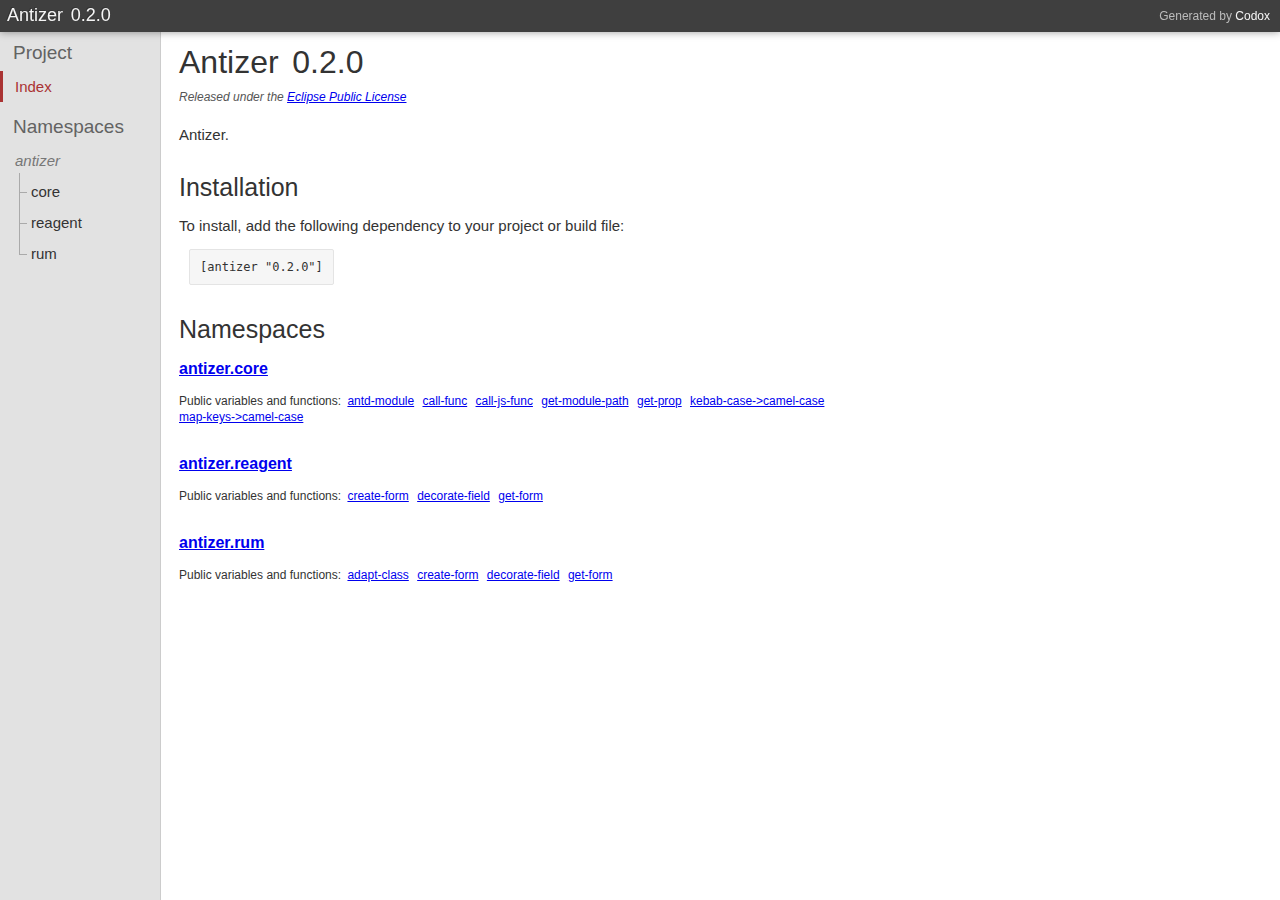
<file: api/index.html>
<!DOCTYPE html PUBLIC ""
    "">
<html><head><meta charset="UTF-8" /><title>Antizer 0.2.0</title><link rel="stylesheet" type="text/css" href="css/default.css" /><link rel="stylesheet" type="text/css" href="css/highlight.css" /><script type="text/javascript" src="js/highlight.min.js"></script><script type="text/javascript" src="js/jquery.min.js"></script><script type="text/javascript" src="js/page_effects.js"></script><script>hljs.initHighlightingOnLoad();</script></head><body><div id="header"><h2>Generated by <a href="https://github.com/weavejester/codox">Codox</a></h2><h1><a href="index.html"><span class="project-title"><span class="project-name">Antizer</span> <span class="project-version">0.2.0</span></span></a></h1></div><div class="sidebar primary"><h3 class="no-link"><span class="inner">Project</span></h3><ul class="index-link"><li class="depth-1 current"><a href="index.html"><div class="inner">Index</div></a></li></ul><h3 class="no-link"><span class="inner">Namespaces</span></h3><ul><li class="depth-1"><div class="no-link"><div class="inner"><span class="tree"><span class="top"></span><span class="bottom"></span></span><span>antizer</span></div></div></li><li class="depth-2 branch"><a href="antizer.core.html"><div class="inner"><span class="tree"><span class="top"></span><span class="bottom"></span></span><span>core</span></div></a></li><li class="depth-2 branch"><a href="antizer.reagent.html"><div class="inner"><span class="tree"><span class="top"></span><span class="bottom"></span></span><span>reagent</span></div></a></li><li class="depth-2"><a href="antizer.rum.html"><div class="inner"><span class="tree"><span class="top"></span><span class="bottom"></span></span><span>rum</span></div></a></li></ul></div><div class="namespace-index" id="content"><h1><span class="project-title"><span class="project-name">Antizer</span> <span class="project-version">0.2.0</span></span></h1><h5 class="license">Released under the <a href="http://www.eclipse.org/legal/epl-v10.html">Eclipse Public License</a></h5><div class="doc"><p>Antizer.</p></div><h2>Installation</h2><p>To install, add the following dependency to your project or build file:</p><pre class="deps">[antizer "0.2.0"]</pre><h2>Namespaces</h2><div class="namespace"><h3><a href="antizer.core.html">antizer.core</a></h3><div class="doc"><div class="markdown"></div></div><div class="index"><p>Public variables and functions:</p><ul><li> <a href="antizer.core.html#var-antd-module">antd-module</a> </li><li> <a href="antizer.core.html#var-call-func">call-func</a> </li><li> <a href="antizer.core.html#var-call-js-func">call-js-func</a> </li><li> <a href="antizer.core.html#var-get-module-path">get-module-path</a> </li><li> <a href="antizer.core.html#var-get-prop">get-prop</a> </li><li> <a href="antizer.core.html#var-kebab-case-.3Ecamel-case">kebab-case-&gt;camel-case</a> </li><li> <a href="antizer.core.html#var-map-keys-.3Ecamel-case">map-keys-&gt;camel-case</a> </li></ul></div></div><div class="namespace"><h3><a href="antizer.reagent.html">antizer.reagent</a></h3><div class="doc"><div class="markdown"></div></div><div class="index"><p>Public variables and functions:</p><ul><li> <a href="antizer.reagent.html#var-create-form">create-form</a> </li><li> <a href="antizer.reagent.html#var-decorate-field">decorate-field</a> </li><li> <a href="antizer.reagent.html#var-get-form">get-form</a> </li></ul></div></div><div class="namespace"><h3><a href="antizer.rum.html">antizer.rum</a></h3><div class="doc"><div class="markdown"></div></div><div class="index"><p>Public variables and functions:</p><ul><li> <a href="antizer.rum.html#var-adapt-class">adapt-class</a> </li><li> <a href="antizer.rum.html#var-create-form">create-form</a> </li><li> <a href="antizer.rum.html#var-decorate-field">decorate-field</a> </li><li> <a href="antizer.rum.html#var-get-form">get-form</a> </li></ul></div></div></div></body></html>
</file>
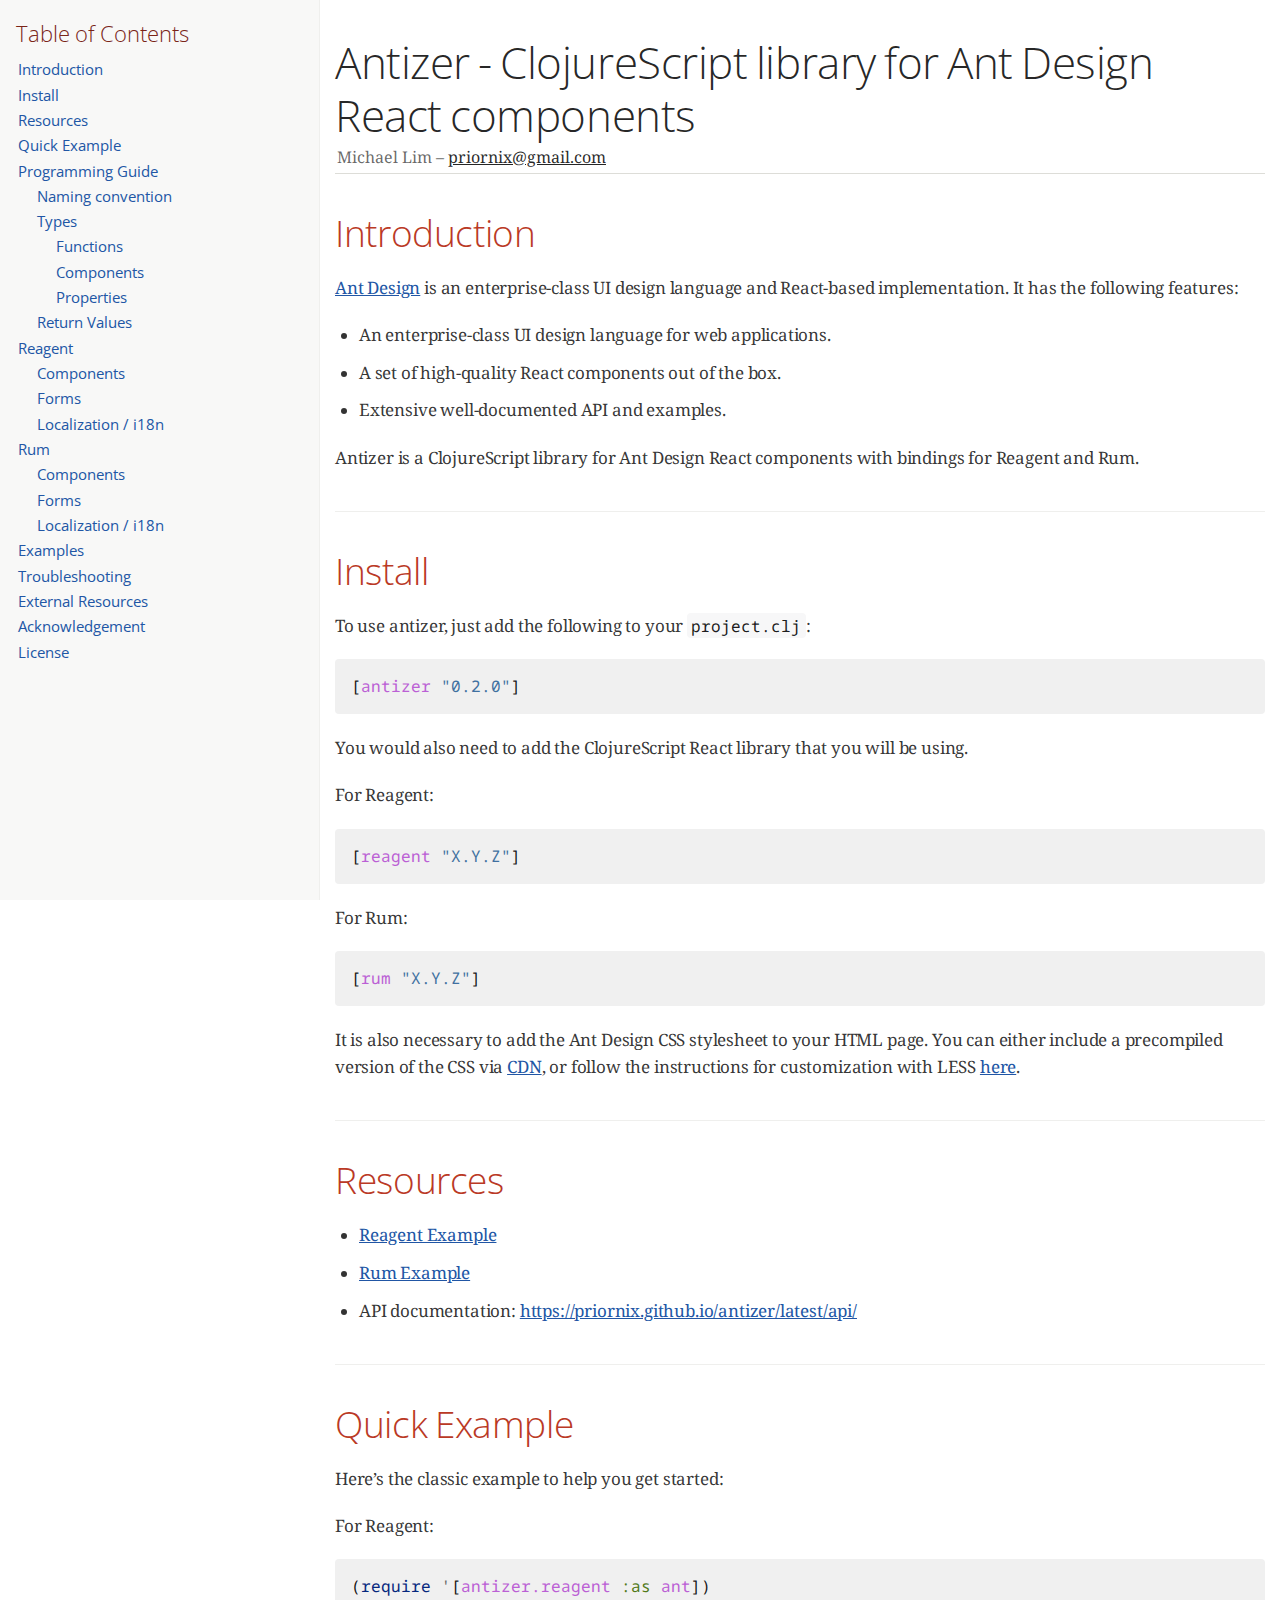
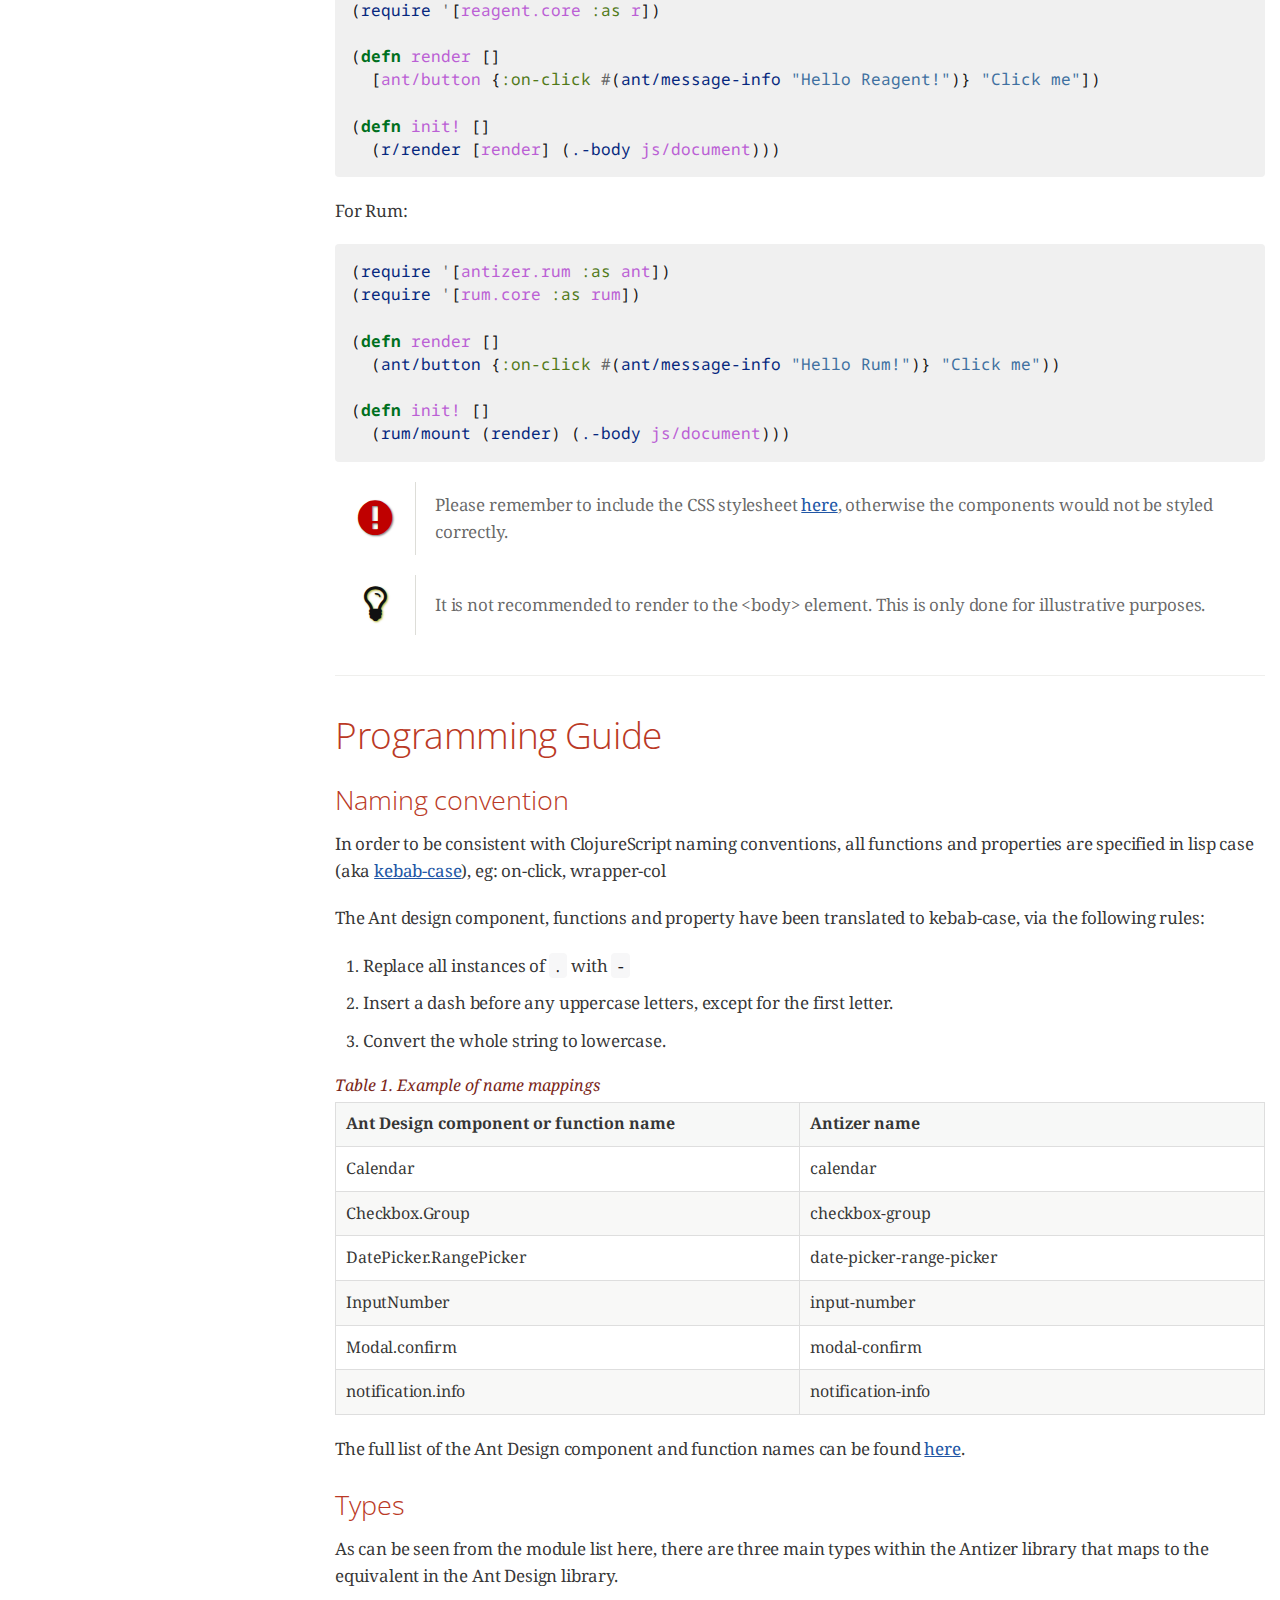
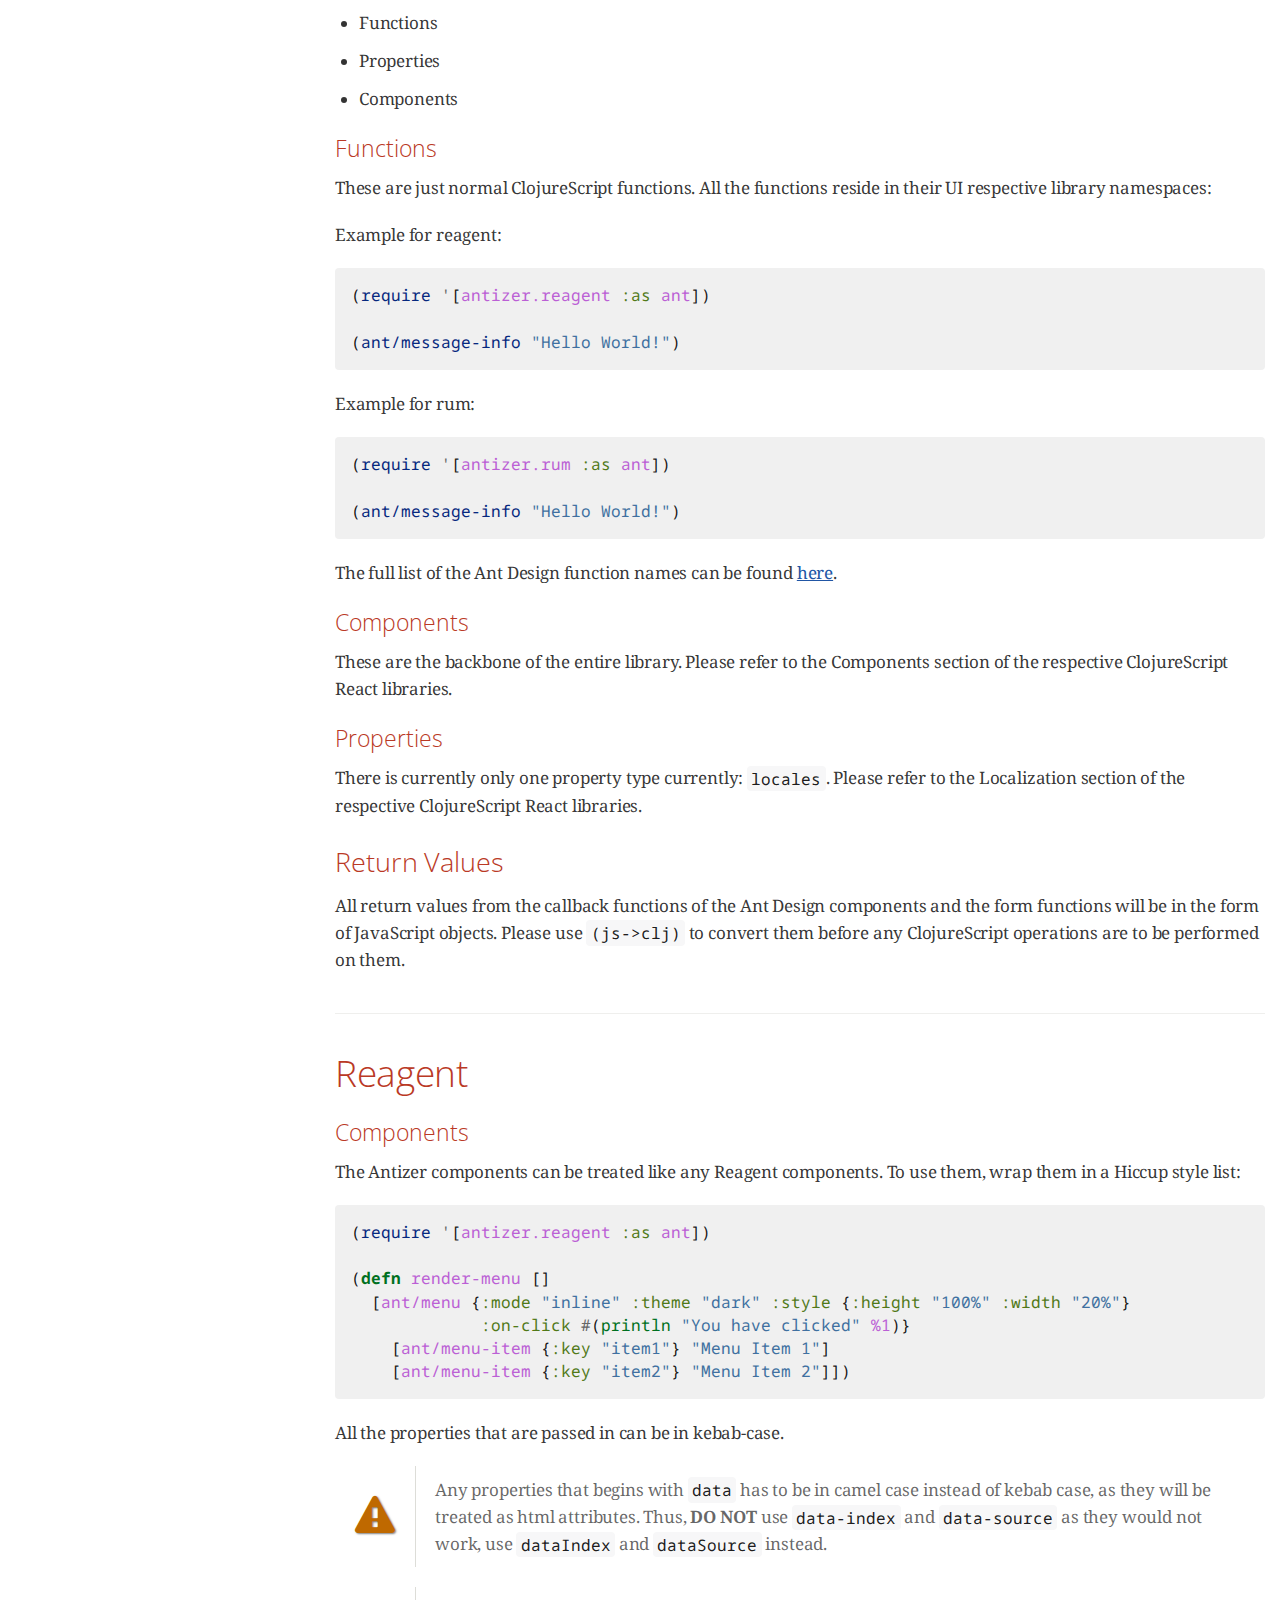
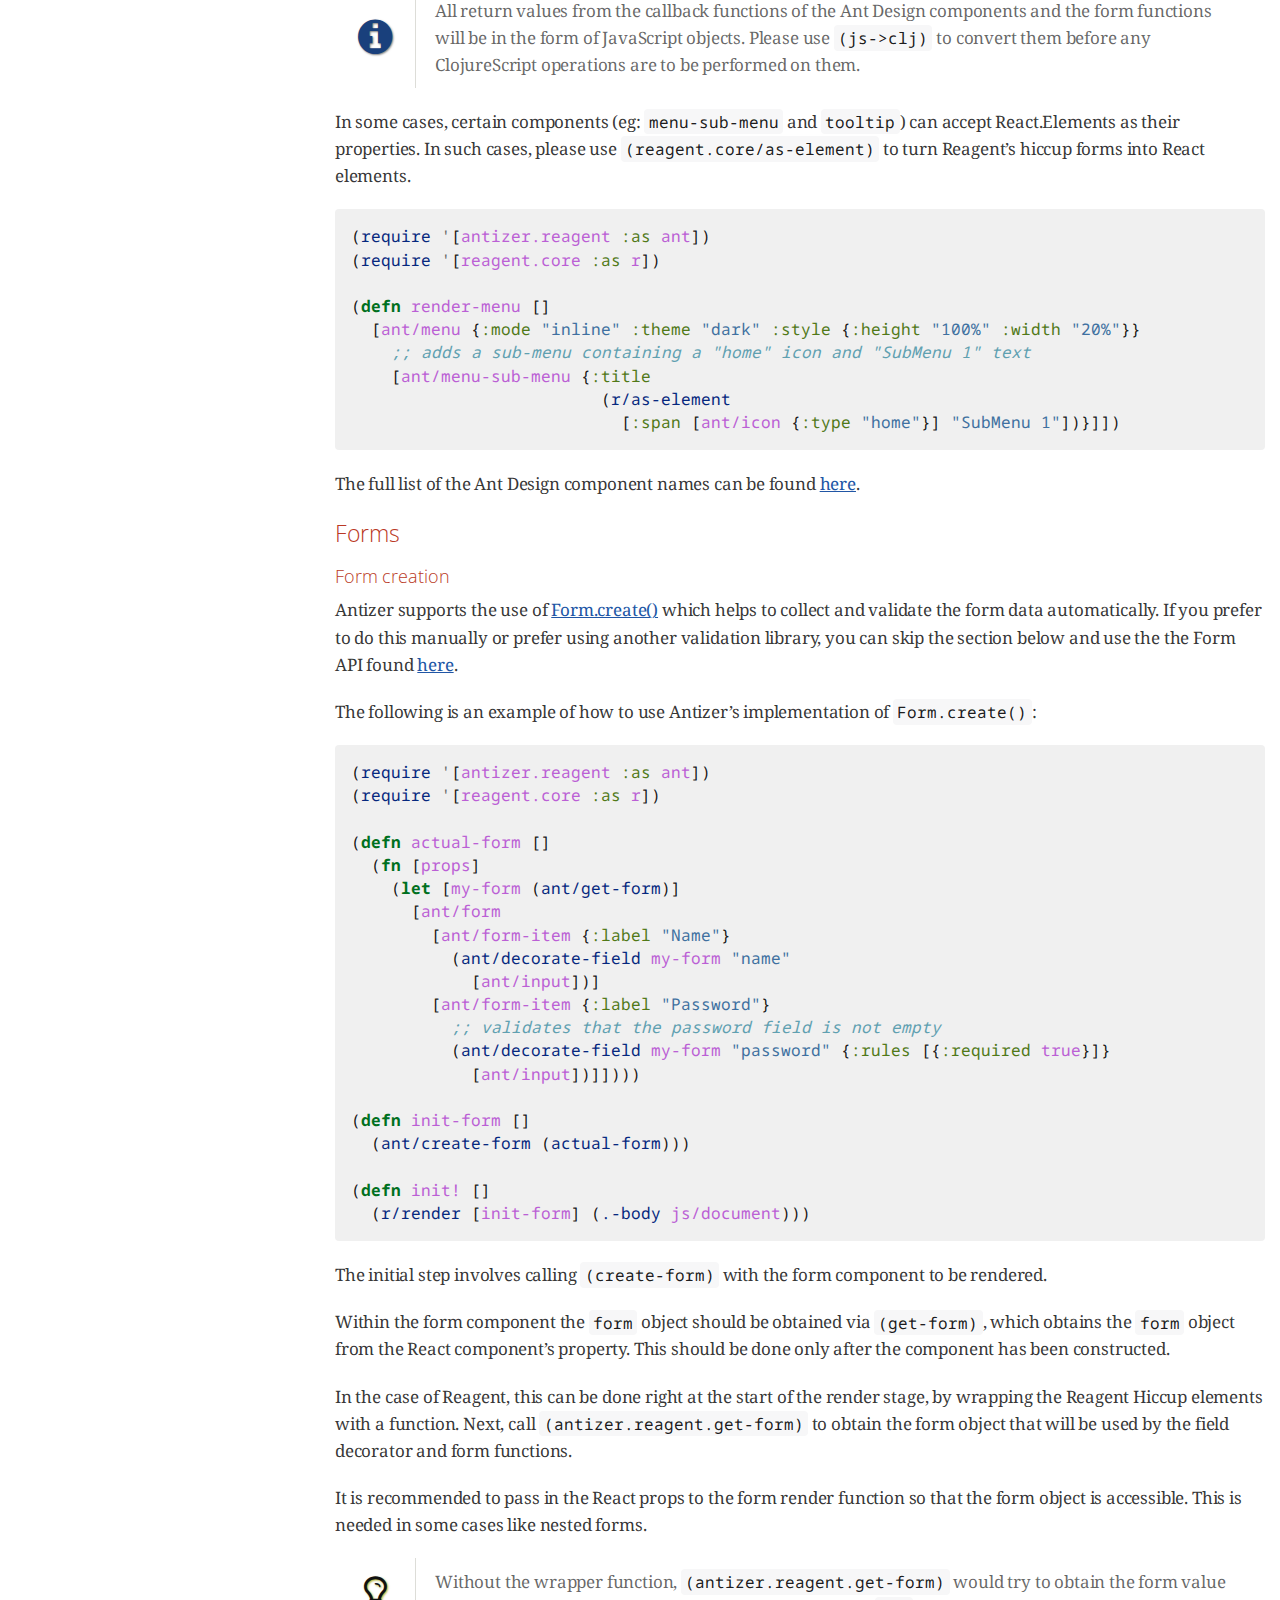
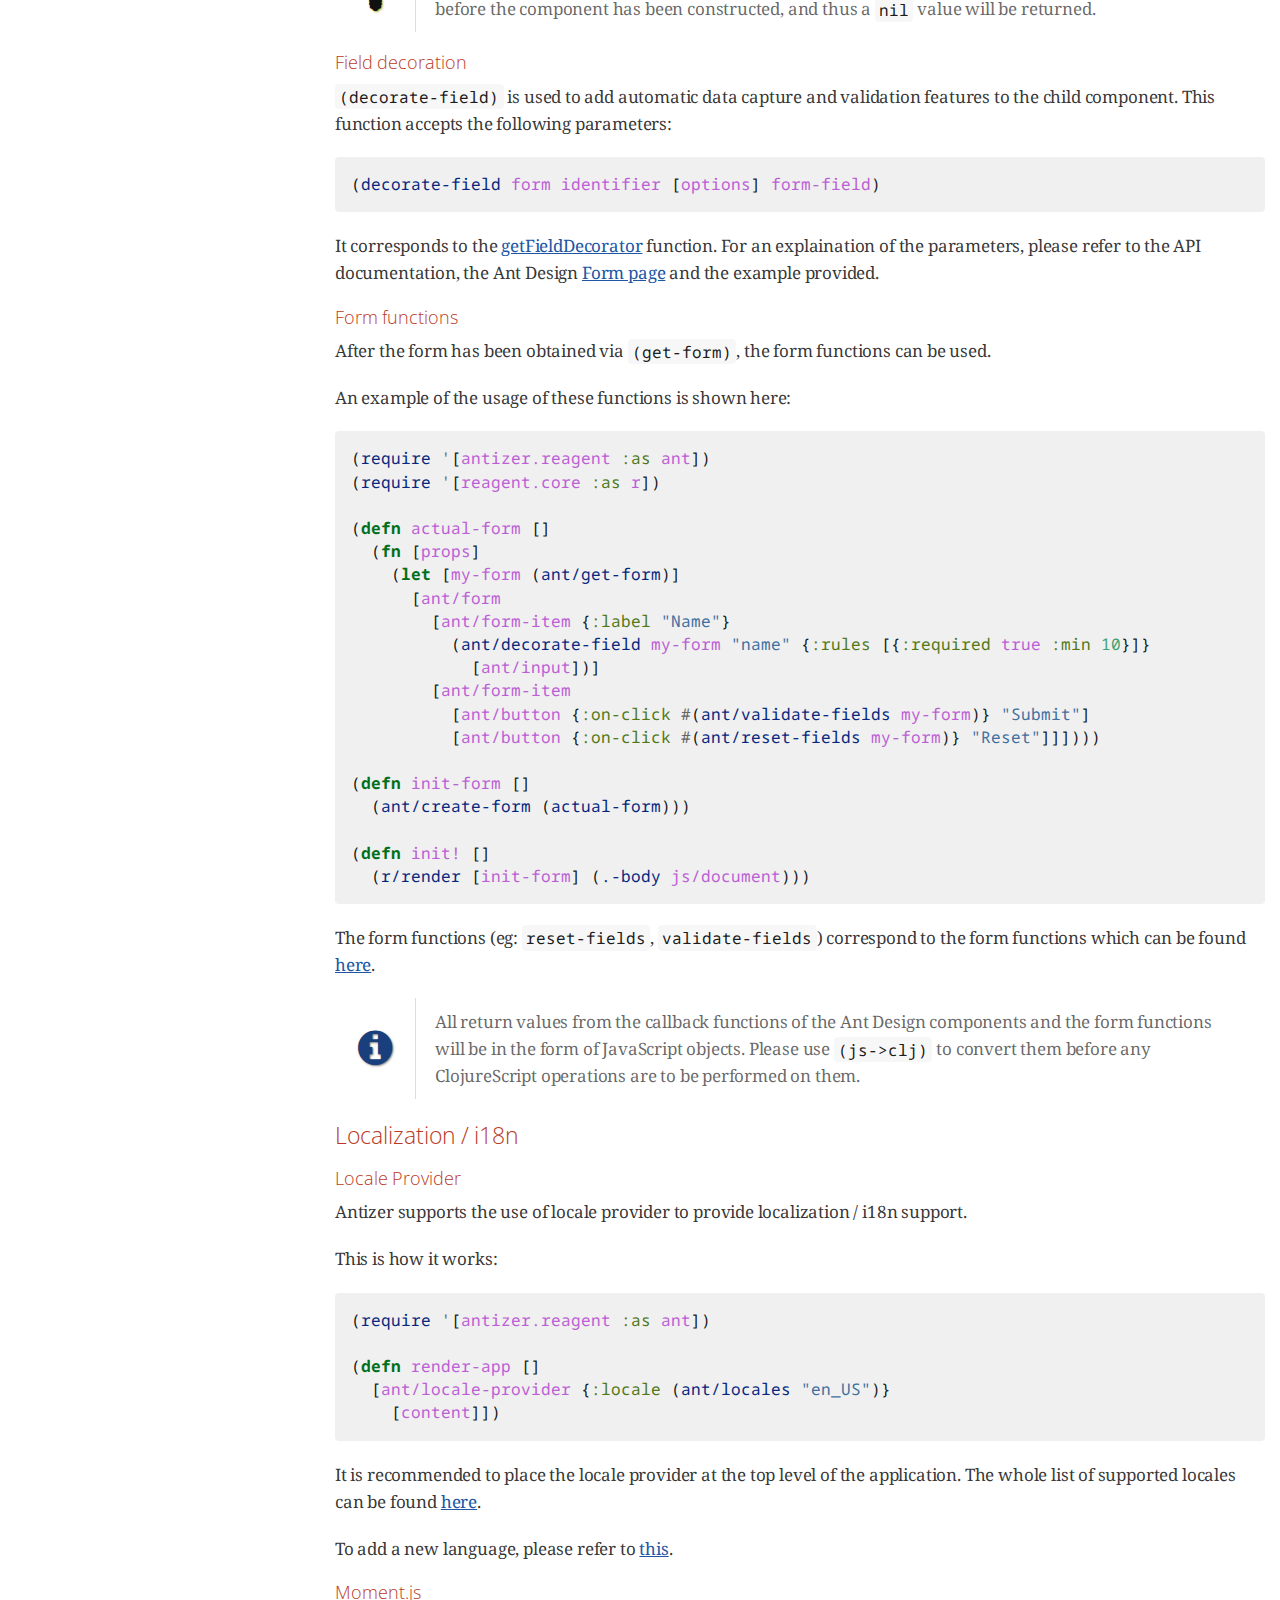
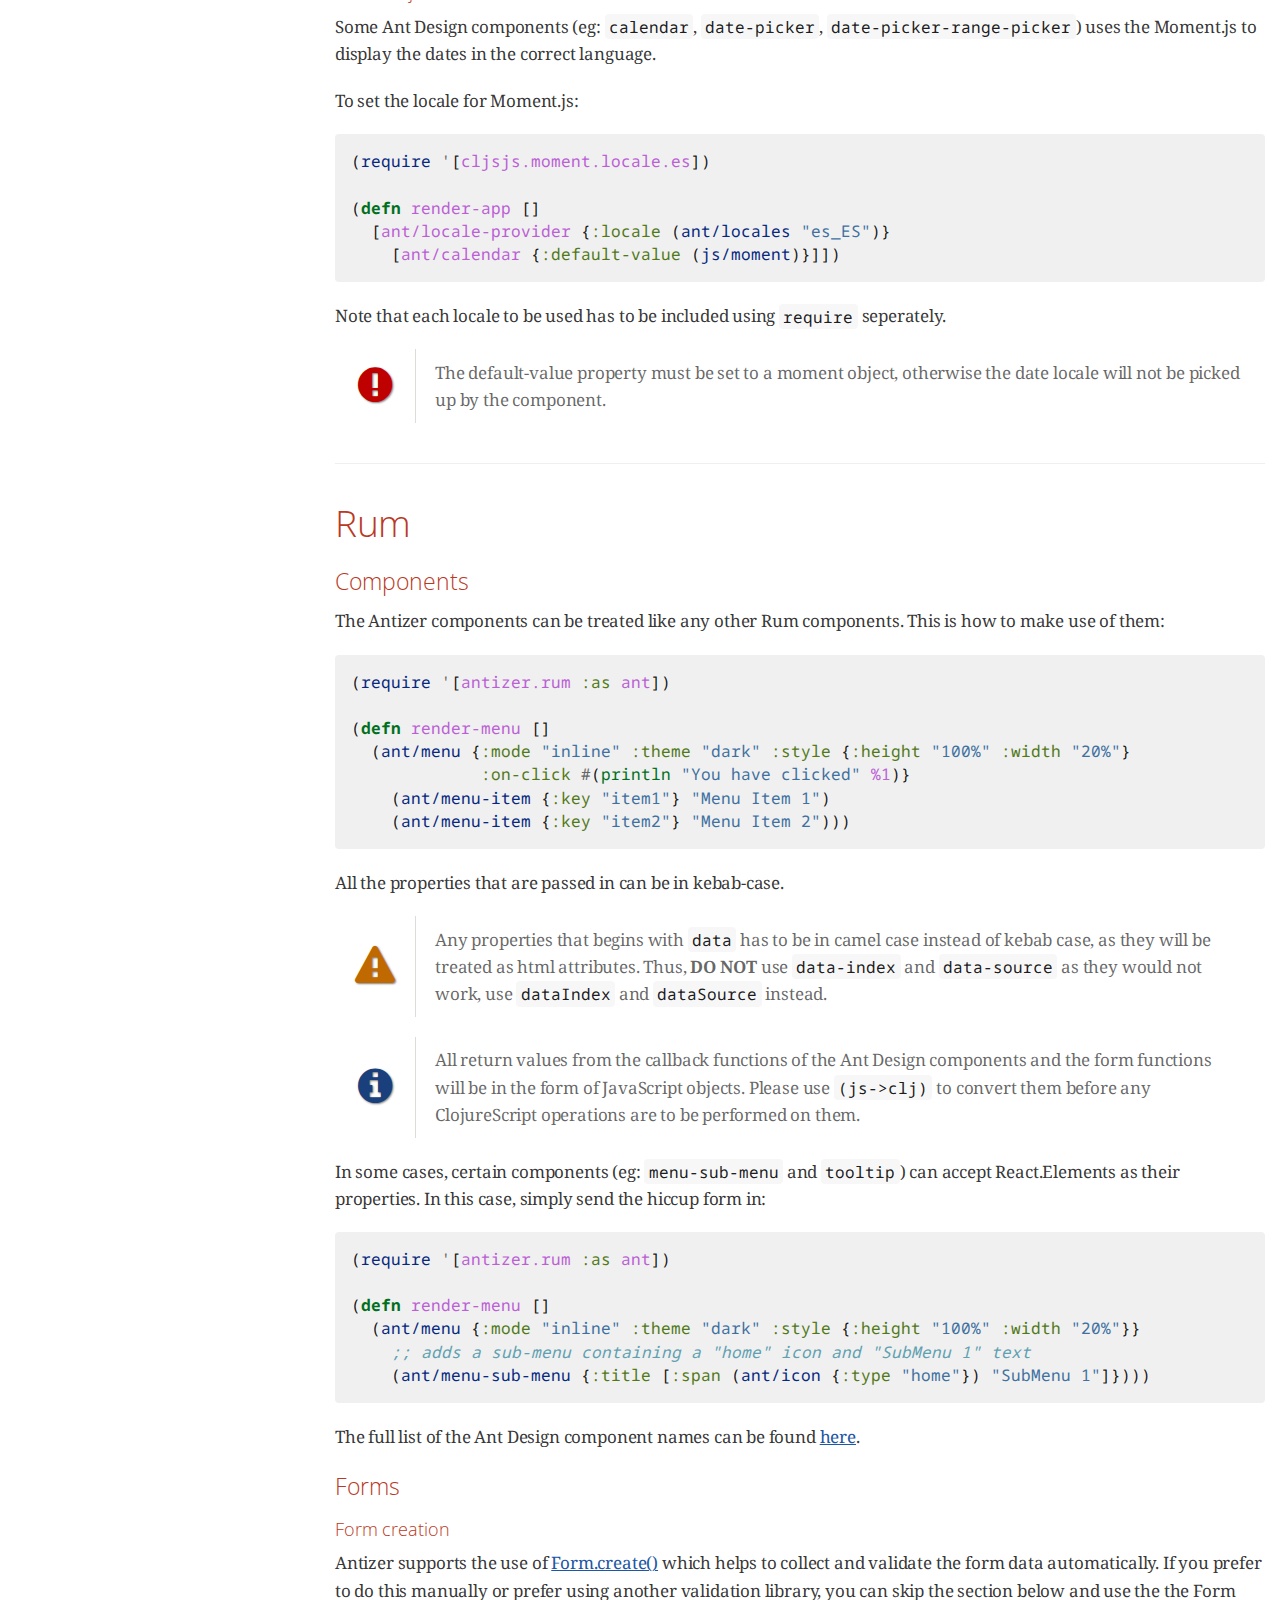
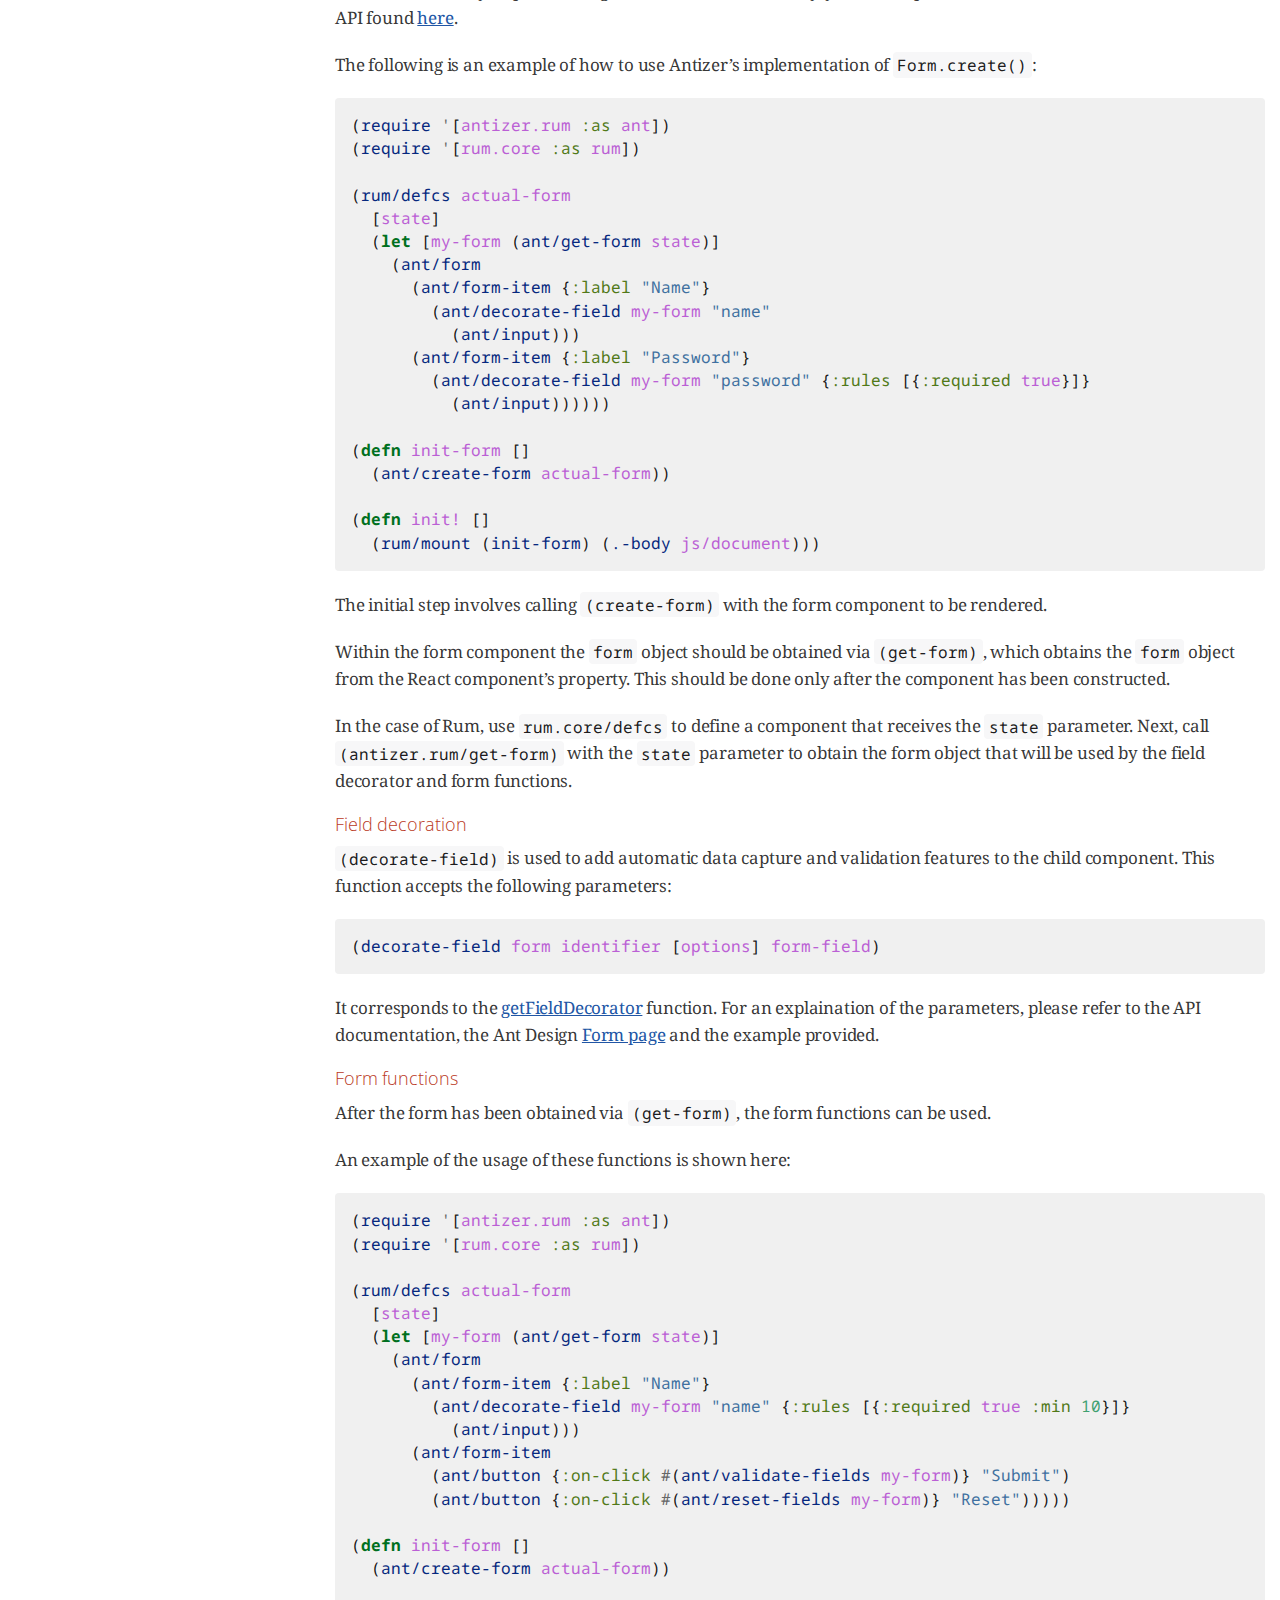
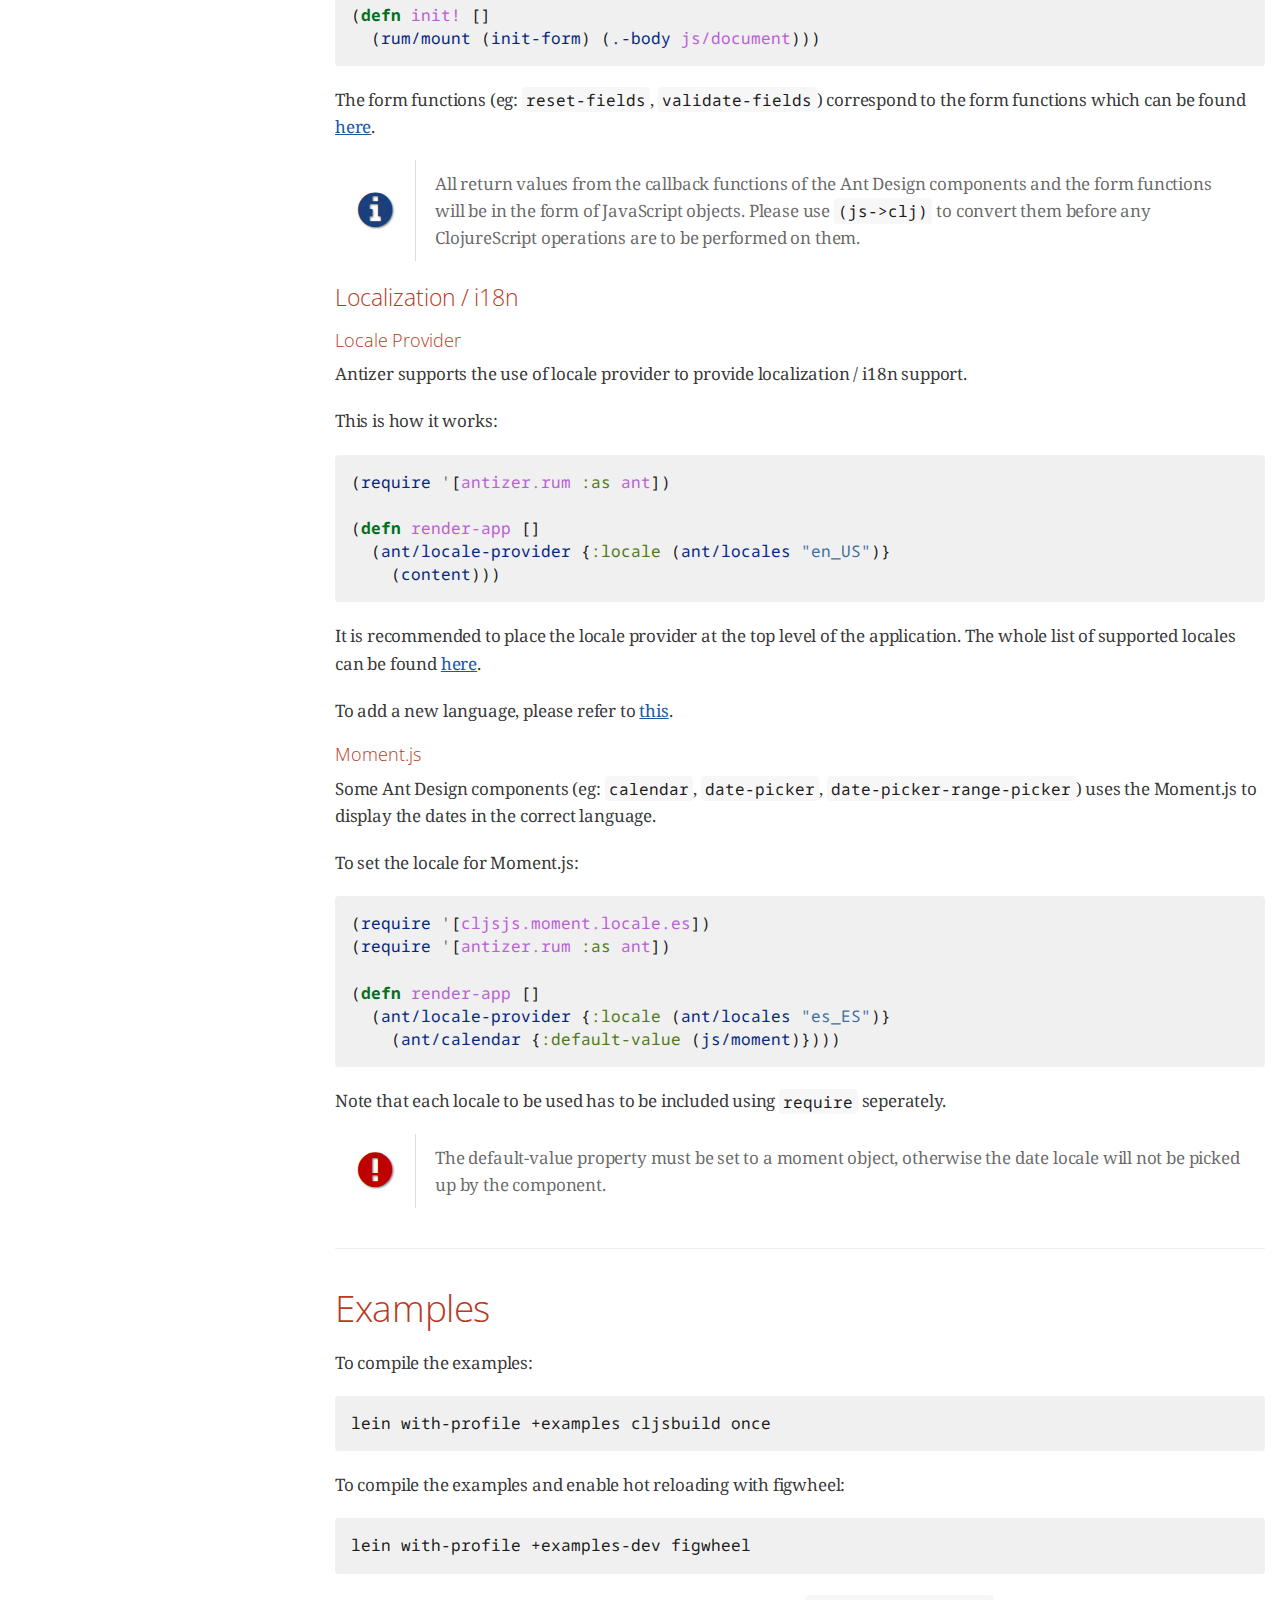
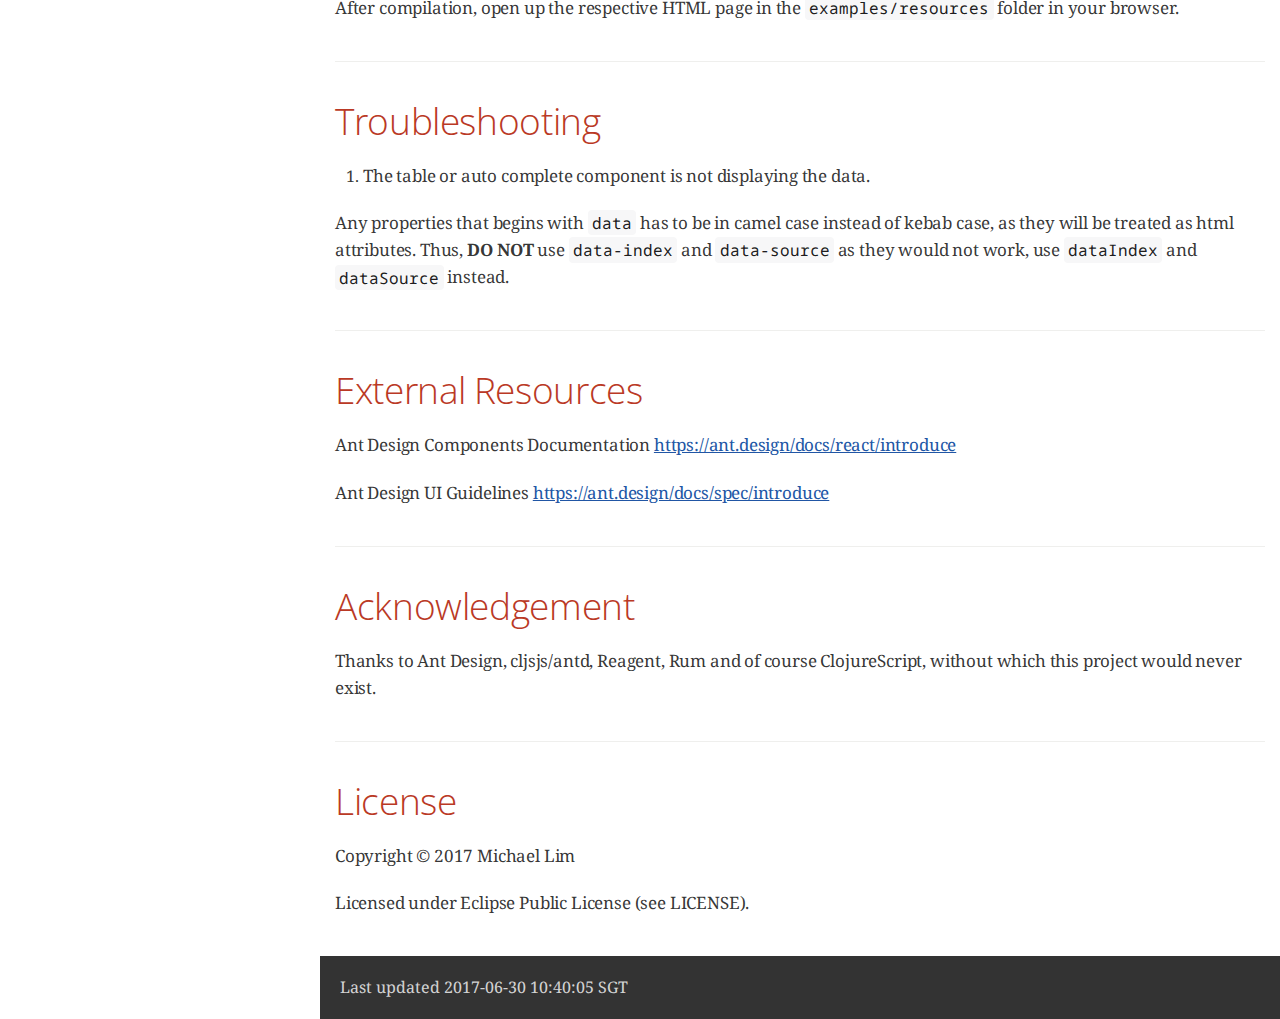
<file: latest/index.html>
<!DOCTYPE html>
<html lang="en">
<head>
<meta charset="UTF-8">
<!--[if IE]><meta http-equiv="X-UA-Compatible" content="IE=edge"><![endif]-->
<meta name="viewport" content="width=device-width, initial-scale=1.0">
<meta name="generator" content="Asciidoctor 1.5.5">
<meta name="author" content="Michael Lim">
<title>Antizer - ClojureScript library for Ant Design React components</title>
<link rel="stylesheet" href="https://fonts.googleapis.com/css?family=Open+Sans:300,300italic,400,400italic,600,600italic%7CNoto+Serif:400,400italic,700,700italic%7CDroid+Sans+Mono:400,700">
<style>
/* Asciidoctor default stylesheet | MIT License | http://asciidoctor.org */
/* Remove comment around @import statement below when using as a custom stylesheet */
/*@import "https://fonts.googleapis.com/css?family=Open+Sans:300,300italic,400,400italic,600,600italic%7CNoto+Serif:400,400italic,700,700italic%7CDroid+Sans+Mono:400,700";*/
article,aside,details,figcaption,figure,footer,header,hgroup,main,nav,section,summary{display:block}
audio,canvas,video{display:inline-block}
audio:not([controls]){display:none;height:0}
[hidden],template{display:none}
script{display:none!important}
html{font-family:sans-serif;-ms-text-size-adjust:100%;-webkit-text-size-adjust:100%}
a{background:transparent}
a:focus{outline:thin dotted}
a:active,a:hover{outline:0}
h1{font-size:2em;margin:.67em 0}
abbr[title]{border-bottom:1px dotted}
b,strong{font-weight:bold}
dfn{font-style:italic}
hr{-moz-box-sizing:content-box;box-sizing:content-box;height:0}
mark{background:#ff0;color:#000}
code,kbd,pre,samp{font-family:monospace;font-size:1em}
pre{white-space:pre-wrap}
q{quotes:"\201C" "\201D" "\2018" "\2019"}
small{font-size:80%}
sub,sup{font-size:75%;line-height:0;position:relative;vertical-align:baseline}
sup{top:-.5em}
sub{bottom:-.25em}
img{border:0}
svg:not(:root){overflow:hidden}
figure{margin:0}
fieldset{border:1px solid silver;margin:0 2px;padding:.35em .625em .75em}
legend{border:0;padding:0}
button,input,select,textarea{font-family:inherit;font-size:100%;margin:0}
button,input{line-height:normal}
button,select{text-transform:none}
button,html input[type="button"],input[type="reset"],input[type="submit"]{-webkit-appearance:button;cursor:pointer}
button[disabled],html input[disabled]{cursor:default}
input[type="checkbox"],input[type="radio"]{box-sizing:border-box;padding:0}
input[type="search"]{-webkit-appearance:textfield;-moz-box-sizing:content-box;-webkit-box-sizing:content-box;box-sizing:content-box}
input[type="search"]::-webkit-search-cancel-button,input[type="search"]::-webkit-search-decoration{-webkit-appearance:none}
button::-moz-focus-inner,input::-moz-focus-inner{border:0;padding:0}
textarea{overflow:auto;vertical-align:top}
table{border-collapse:collapse;border-spacing:0}
*,*:before,*:after{-moz-box-sizing:border-box;-webkit-box-sizing:border-box;box-sizing:border-box}
html,body{font-size:100%}
body{background:#fff;color:rgba(0,0,0,.8);padding:0;margin:0;font-family:"Noto Serif","DejaVu Serif",serif;font-weight:400;font-style:normal;line-height:1;position:relative;cursor:auto;tab-size:4;-moz-osx-font-smoothing:grayscale;-webkit-font-smoothing:antialiased}
a:hover{cursor:pointer}
img,object,embed{max-width:100%;height:auto}
object,embed{height:100%}
img{-ms-interpolation-mode:bicubic}
.left{float:left!important}
.right{float:right!important}
.text-left{text-align:left!important}
.text-right{text-align:right!important}
.text-center{text-align:center!important}
.text-justify{text-align:justify!important}
.hide{display:none}
img,object,svg{display:inline-block;vertical-align:middle}
textarea{height:auto;min-height:50px}
select{width:100%}
.center{margin-left:auto;margin-right:auto}
.spread{width:100%}
p.lead,.paragraph.lead>p,#preamble>.sectionbody>.paragraph:first-of-type p{font-size:1.21875em;line-height:1.6}
.subheader,.admonitionblock td.content>.title,.audioblock>.title,.exampleblock>.title,.imageblock>.title,.listingblock>.title,.literalblock>.title,.stemblock>.title,.openblock>.title,.paragraph>.title,.quoteblock>.title,table.tableblock>.title,.verseblock>.title,.videoblock>.title,.dlist>.title,.olist>.title,.ulist>.title,.qlist>.title,.hdlist>.title{line-height:1.45;color:#7a2518;font-weight:400;margin-top:0;margin-bottom:.25em}
div,dl,dt,dd,ul,ol,li,h1,h2,h3,#toctitle,.sidebarblock>.content>.title,h4,h5,h6,pre,form,p,blockquote,th,td{margin:0;padding:0;direction:ltr}
a{color:#2156a5;text-decoration:underline;line-height:inherit}
a:hover,a:focus{color:#1d4b8f}
a img{border:none}
p{font-family:inherit;font-weight:400;font-size:1em;line-height:1.6;margin-bottom:1.25em;text-rendering:optimizeLegibility}
p aside{font-size:.875em;line-height:1.35;font-style:italic}
h1,h2,h3,#toctitle,.sidebarblock>.content>.title,h4,h5,h6{font-family:"Open Sans","DejaVu Sans",sans-serif;font-weight:300;font-style:normal;color:#ba3925;text-rendering:optimizeLegibility;margin-top:1em;margin-bottom:.5em;line-height:1.0125em}
h1 small,h2 small,h3 small,#toctitle small,.sidebarblock>.content>.title small,h4 small,h5 small,h6 small{font-size:60%;color:#e99b8f;line-height:0}
h1{font-size:2.125em}
h2{font-size:1.6875em}
h3,#toctitle,.sidebarblock>.content>.title{font-size:1.375em}
h4,h5{font-size:1.125em}
h6{font-size:1em}
hr{border:solid #ddddd8;border-width:1px 0 0;clear:both;margin:1.25em 0 1.1875em;height:0}
em,i{font-style:italic;line-height:inherit}
strong,b{font-weight:bold;line-height:inherit}
small{font-size:60%;line-height:inherit}
code{font-family:"Droid Sans Mono","DejaVu Sans Mono",monospace;font-weight:400;color:rgba(0,0,0,.9)}
ul,ol,dl{font-size:1em;line-height:1.6;margin-bottom:1.25em;list-style-position:outside;font-family:inherit}
ul,ol,ul.no-bullet,ol.no-bullet{margin-left:1.5em}
ul li ul,ul li ol{margin-left:1.25em;margin-bottom:0;font-size:1em}
ul.square li ul,ul.circle li ul,ul.disc li ul{list-style:inherit}
ul.square{list-style-type:square}
ul.circle{list-style-type:circle}
ul.disc{list-style-type:disc}
ul.no-bullet{list-style:none}
ol li ul,ol li ol{margin-left:1.25em;margin-bottom:0}
dl dt{margin-bottom:.3125em;font-weight:bold}
dl dd{margin-bottom:1.25em}
abbr,acronym{text-transform:uppercase;font-size:90%;color:rgba(0,0,0,.8);border-bottom:1px dotted #ddd;cursor:help}
abbr{text-transform:none}
blockquote{margin:0 0 1.25em;padding:.5625em 1.25em 0 1.1875em;border-left:1px solid #ddd}
blockquote cite{display:block;font-size:.9375em;color:rgba(0,0,0,.6)}
blockquote cite:before{content:"\2014 \0020"}
blockquote cite a,blockquote cite a:visited{color:rgba(0,0,0,.6)}
blockquote,blockquote p{line-height:1.6;color:rgba(0,0,0,.85)}
@media only screen and (min-width:768px){h1,h2,h3,#toctitle,.sidebarblock>.content>.title,h4,h5,h6{line-height:1.2}
h1{font-size:2.75em}
h2{font-size:2.3125em}
h3,#toctitle,.sidebarblock>.content>.title{font-size:1.6875em}
h4{font-size:1.4375em}}
table{background:#fff;margin-bottom:1.25em;border:solid 1px #dedede}
table thead,table tfoot{background:#f7f8f7;font-weight:bold}
table thead tr th,table thead tr td,table tfoot tr th,table tfoot tr td{padding:.5em .625em .625em;font-size:inherit;color:rgba(0,0,0,.8);text-align:left}
table tr th,table tr td{padding:.5625em .625em;font-size:inherit;color:rgba(0,0,0,.8)}
table tr.even,table tr.alt,table tr:nth-of-type(even){background:#f8f8f7}
table thead tr th,table tfoot tr th,table tbody tr td,table tr td,table tfoot tr td{display:table-cell;line-height:1.6}
h1,h2,h3,#toctitle,.sidebarblock>.content>.title,h4,h5,h6{line-height:1.2;word-spacing:-.05em}
h1 strong,h2 strong,h3 strong,#toctitle strong,.sidebarblock>.content>.title strong,h4 strong,h5 strong,h6 strong{font-weight:400}
.clearfix:before,.clearfix:after,.float-group:before,.float-group:after{content:" ";display:table}
.clearfix:after,.float-group:after{clear:both}
*:not(pre)>code{font-size:.9375em;font-style:normal!important;letter-spacing:0;padding:.1em .5ex;word-spacing:-.15em;background-color:#f7f7f8;-webkit-border-radius:4px;border-radius:4px;line-height:1.45;text-rendering:optimizeSpeed;word-wrap:break-word}
*:not(pre)>code.nobreak{word-wrap:normal}
*:not(pre)>code.nowrap{white-space:nowrap}
pre,pre>code{line-height:1.45;color:rgba(0,0,0,.9);font-family:"Droid Sans Mono","DejaVu Sans Mono",monospace;font-weight:400;text-rendering:optimizeSpeed}
em em{font-style:normal}
strong strong{font-weight:400}
.keyseq{color:rgba(51,51,51,.8)}
kbd{font-family:"Droid Sans Mono","DejaVu Sans Mono",monospace;display:inline-block;color:rgba(0,0,0,.8);font-size:.65em;line-height:1.45;background-color:#f7f7f7;border:1px solid #ccc;-webkit-border-radius:3px;border-radius:3px;-webkit-box-shadow:0 1px 0 rgba(0,0,0,.2),0 0 0 .1em white inset;box-shadow:0 1px 0 rgba(0,0,0,.2),0 0 0 .1em #fff inset;margin:0 .15em;padding:.2em .5em;vertical-align:middle;position:relative;top:-.1em;white-space:nowrap}
.keyseq kbd:first-child{margin-left:0}
.keyseq kbd:last-child{margin-right:0}
.menuseq,.menu{color:rgba(0,0,0,.8)}
b.button:before,b.button:after{position:relative;top:-1px;font-weight:400}
b.button:before{content:"[";padding:0 3px 0 2px}
b.button:after{content:"]";padding:0 2px 0 3px}
p a>code:hover{color:rgba(0,0,0,.9)}
#header,#content,#footnotes,#footer{width:100%;margin-left:auto;margin-right:auto;margin-top:0;margin-bottom:0;max-width:62.5em;*zoom:1;position:relative;padding-left:.9375em;padding-right:.9375em}
#header:before,#header:after,#content:before,#content:after,#footnotes:before,#footnotes:after,#footer:before,#footer:after{content:" ";display:table}
#header:after,#content:after,#footnotes:after,#footer:after{clear:both}
#content{margin-top:1.25em}
#content:before{content:none}
#header>h1:first-child{color:rgba(0,0,0,.85);margin-top:2.25rem;margin-bottom:0}
#header>h1:first-child+#toc{margin-top:8px;border-top:1px solid #ddddd8}
#header>h1:only-child,body.toc2 #header>h1:nth-last-child(2){border-bottom:1px solid #ddddd8;padding-bottom:8px}
#header .details{border-bottom:1px solid #ddddd8;line-height:1.45;padding-top:.25em;padding-bottom:.25em;padding-left:.25em;color:rgba(0,0,0,.6);display:-ms-flexbox;display:-webkit-flex;display:flex;-ms-flex-flow:row wrap;-webkit-flex-flow:row wrap;flex-flow:row wrap}
#header .details span:first-child{margin-left:-.125em}
#header .details span.email a{color:rgba(0,0,0,.85)}
#header .details br{display:none}
#header .details br+span:before{content:"\00a0\2013\00a0"}
#header .details br+span.author:before{content:"\00a0\22c5\00a0";color:rgba(0,0,0,.85)}
#header .details br+span#revremark:before{content:"\00a0|\00a0"}
#header #revnumber{text-transform:capitalize}
#header #revnumber:after{content:"\00a0"}
#content>h1:first-child:not([class]){color:rgba(0,0,0,.85);border-bottom:1px solid #ddddd8;padding-bottom:8px;margin-top:0;padding-top:1rem;margin-bottom:1.25rem}
#toc{border-bottom:1px solid #efefed;padding-bottom:.5em}
#toc>ul{margin-left:.125em}
#toc ul.sectlevel0>li>a{font-style:italic}
#toc ul.sectlevel0 ul.sectlevel1{margin:.5em 0}
#toc ul{font-family:"Open Sans","DejaVu Sans",sans-serif;list-style-type:none}
#toc li{line-height:1.3334;margin-top:.3334em}
#toc a{text-decoration:none}
#toc a:active{text-decoration:underline}
#toctitle{color:#7a2518;font-size:1.2em}
@media only screen and (min-width:768px){#toctitle{font-size:1.375em}
body.toc2{padding-left:15em;padding-right:0}
#toc.toc2{margin-top:0!important;background-color:#f8f8f7;position:fixed;width:15em;left:0;top:0;border-right:1px solid #efefed;border-top-width:0!important;border-bottom-width:0!important;z-index:1000;padding:1.25em 1em;height:100%;overflow:auto}
#toc.toc2 #toctitle{margin-top:0;margin-bottom:.8rem;font-size:1.2em}
#toc.toc2>ul{font-size:.9em;margin-bottom:0}
#toc.toc2 ul ul{margin-left:0;padding-left:1em}
#toc.toc2 ul.sectlevel0 ul.sectlevel1{padding-left:0;margin-top:.5em;margin-bottom:.5em}
body.toc2.toc-right{padding-left:0;padding-right:15em}
body.toc2.toc-right #toc.toc2{border-right-width:0;border-left:1px solid #efefed;left:auto;right:0}}
@media only screen and (min-width:1280px){body.toc2{padding-left:20em;padding-right:0}
#toc.toc2{width:20em}
#toc.toc2 #toctitle{font-size:1.375em}
#toc.toc2>ul{font-size:.95em}
#toc.toc2 ul ul{padding-left:1.25em}
body.toc2.toc-right{padding-left:0;padding-right:20em}}
#content #toc{border-style:solid;border-width:1px;border-color:#e0e0dc;margin-bottom:1.25em;padding:1.25em;background:#f8f8f7;-webkit-border-radius:4px;border-radius:4px}
#content #toc>:first-child{margin-top:0}
#content #toc>:last-child{margin-bottom:0}
#footer{max-width:100%;background-color:rgba(0,0,0,.8);padding:1.25em}
#footer-text{color:rgba(255,255,255,.8);line-height:1.44}
.sect1{padding-bottom:.625em}
@media only screen and (min-width:768px){.sect1{padding-bottom:1.25em}}
.sect1+.sect1{border-top:1px solid #efefed}
#content h1>a.anchor,h2>a.anchor,h3>a.anchor,#toctitle>a.anchor,.sidebarblock>.content>.title>a.anchor,h4>a.anchor,h5>a.anchor,h6>a.anchor{position:absolute;z-index:1001;width:1.5ex;margin-left:-1.5ex;display:block;text-decoration:none!important;visibility:hidden;text-align:center;font-weight:400}
#content h1>a.anchor:before,h2>a.anchor:before,h3>a.anchor:before,#toctitle>a.anchor:before,.sidebarblock>.content>.title>a.anchor:before,h4>a.anchor:before,h5>a.anchor:before,h6>a.anchor:before{content:"\00A7";font-size:.85em;display:block;padding-top:.1em}
#content h1:hover>a.anchor,#content h1>a.anchor:hover,h2:hover>a.anchor,h2>a.anchor:hover,h3:hover>a.anchor,#toctitle:hover>a.anchor,.sidebarblock>.content>.title:hover>a.anchor,h3>a.anchor:hover,#toctitle>a.anchor:hover,.sidebarblock>.content>.title>a.anchor:hover,h4:hover>a.anchor,h4>a.anchor:hover,h5:hover>a.anchor,h5>a.anchor:hover,h6:hover>a.anchor,h6>a.anchor:hover{visibility:visible}
#content h1>a.link,h2>a.link,h3>a.link,#toctitle>a.link,.sidebarblock>.content>.title>a.link,h4>a.link,h5>a.link,h6>a.link{color:#ba3925;text-decoration:none}
#content h1>a.link:hover,h2>a.link:hover,h3>a.link:hover,#toctitle>a.link:hover,.sidebarblock>.content>.title>a.link:hover,h4>a.link:hover,h5>a.link:hover,h6>a.link:hover{color:#a53221}
.audioblock,.imageblock,.literalblock,.listingblock,.stemblock,.videoblock{margin-bottom:1.25em}
.admonitionblock td.content>.title,.audioblock>.title,.exampleblock>.title,.imageblock>.title,.listingblock>.title,.literalblock>.title,.stemblock>.title,.openblock>.title,.paragraph>.title,.quoteblock>.title,table.tableblock>.title,.verseblock>.title,.videoblock>.title,.dlist>.title,.olist>.title,.ulist>.title,.qlist>.title,.hdlist>.title{text-rendering:optimizeLegibility;text-align:left;font-family:"Noto Serif","DejaVu Serif",serif;font-size:1rem;font-style:italic}
table.tableblock>caption.title{white-space:nowrap;overflow:visible;max-width:0}
.paragraph.lead>p,#preamble>.sectionbody>.paragraph:first-of-type p{color:rgba(0,0,0,.85)}
table.tableblock #preamble>.sectionbody>.paragraph:first-of-type p{font-size:inherit}
.admonitionblock>table{border-collapse:separate;border:0;background:none;width:100%}
.admonitionblock>table td.icon{text-align:center;width:80px}
.admonitionblock>table td.icon img{max-width:none}
.admonitionblock>table td.icon .title{font-weight:bold;font-family:"Open Sans","DejaVu Sans",sans-serif;text-transform:uppercase}
.admonitionblock>table td.content{padding-left:1.125em;padding-right:1.25em;border-left:1px solid #ddddd8;color:rgba(0,0,0,.6)}
.admonitionblock>table td.content>:last-child>:last-child{margin-bottom:0}
.exampleblock>.content{border-style:solid;border-width:1px;border-color:#e6e6e6;margin-bottom:1.25em;padding:1.25em;background:#fff;-webkit-border-radius:4px;border-radius:4px}
.exampleblock>.content>:first-child{margin-top:0}
.exampleblock>.content>:last-child{margin-bottom:0}
.sidebarblock{border-style:solid;border-width:1px;border-color:#e0e0dc;margin-bottom:1.25em;padding:1.25em;background:#f8f8f7;-webkit-border-radius:4px;border-radius:4px}
.sidebarblock>:first-child{margin-top:0}
.sidebarblock>:last-child{margin-bottom:0}
.sidebarblock>.content>.title{color:#7a2518;margin-top:0;text-align:center}
.exampleblock>.content>:last-child>:last-child,.exampleblock>.content .olist>ol>li:last-child>:last-child,.exampleblock>.content .ulist>ul>li:last-child>:last-child,.exampleblock>.content .qlist>ol>li:last-child>:last-child,.sidebarblock>.content>:last-child>:last-child,.sidebarblock>.content .olist>ol>li:last-child>:last-child,.sidebarblock>.content .ulist>ul>li:last-child>:last-child,.sidebarblock>.content .qlist>ol>li:last-child>:last-child{margin-bottom:0}
.literalblock pre,.listingblock pre:not(.highlight),.listingblock pre[class="highlight"],.listingblock pre[class^="highlight "],.listingblock pre.CodeRay,.listingblock pre.prettyprint{background:#f7f7f8}
.sidebarblock .literalblock pre,.sidebarblock .listingblock pre:not(.highlight),.sidebarblock .listingblock pre[class="highlight"],.sidebarblock .listingblock pre[class^="highlight "],.sidebarblock .listingblock pre.CodeRay,.sidebarblock .listingblock pre.prettyprint{background:#f2f1f1}
.literalblock pre,.literalblock pre[class],.listingblock pre,.listingblock pre[class]{-webkit-border-radius:4px;border-radius:4px;word-wrap:break-word;padding:1em;font-size:.8125em}
.literalblock pre.nowrap,.literalblock pre[class].nowrap,.listingblock pre.nowrap,.listingblock pre[class].nowrap{overflow-x:auto;white-space:pre;word-wrap:normal}
@media only screen and (min-width:768px){.literalblock pre,.literalblock pre[class],.listingblock pre,.listingblock pre[class]{font-size:.90625em}}
@media only screen and (min-width:1280px){.literalblock pre,.literalblock pre[class],.listingblock pre,.listingblock pre[class]{font-size:1em}}
.literalblock.output pre{color:#f7f7f8;background-color:rgba(0,0,0,.9)}
.listingblock pre.highlightjs{padding:0}
.listingblock pre.highlightjs>code{padding:1em;-webkit-border-radius:4px;border-radius:4px}
.listingblock pre.prettyprint{border-width:0}
.listingblock>.content{position:relative}
.listingblock code[data-lang]:before{display:none;content:attr(data-lang);position:absolute;font-size:.75em;top:.425rem;right:.5rem;line-height:1;text-transform:uppercase;color:#999}
.listingblock:hover code[data-lang]:before{display:block}
.listingblock.terminal pre .command:before{content:attr(data-prompt);padding-right:.5em;color:#999}
.listingblock.terminal pre .command:not([data-prompt]):before{content:"$"}
table.pyhltable{border-collapse:separate;border:0;margin-bottom:0;background:none}
table.pyhltable td{vertical-align:top;padding-top:0;padding-bottom:0;line-height:1.45}
table.pyhltable td.code{padding-left:.75em;padding-right:0}
pre.pygments .lineno,table.pyhltable td:not(.code){color:#999;padding-left:0;padding-right:.5em;border-right:1px solid #ddddd8}
pre.pygments .lineno{display:inline-block;margin-right:.25em}
table.pyhltable .linenodiv{background:none!important;padding-right:0!important}
.quoteblock{margin:0 1em 1.25em 1.5em;display:table}
.quoteblock>.title{margin-left:-1.5em;margin-bottom:.75em}
.quoteblock blockquote,.quoteblock blockquote p{color:rgba(0,0,0,.85);font-size:1.15rem;line-height:1.75;word-spacing:.1em;letter-spacing:0;font-style:italic;text-align:justify}
.quoteblock blockquote{margin:0;padding:0;border:0}
.quoteblock blockquote:before{content:"\201c";float:left;font-size:2.75em;font-weight:bold;line-height:.6em;margin-left:-.6em;color:#7a2518;text-shadow:0 1px 2px rgba(0,0,0,.1)}
.quoteblock blockquote>.paragraph:last-child p{margin-bottom:0}
.quoteblock .attribution{margin-top:.5em;margin-right:.5ex;text-align:right}
.quoteblock .quoteblock{margin-left:0;margin-right:0;padding:.5em 0;border-left:3px solid rgba(0,0,0,.6)}
.quoteblock .quoteblock blockquote{padding:0 0 0 .75em}
.quoteblock .quoteblock blockquote:before{display:none}
.verseblock{margin:0 1em 1.25em 1em}
.verseblock pre{font-family:"Open Sans","DejaVu Sans",sans;font-size:1.15rem;color:rgba(0,0,0,.85);font-weight:300;text-rendering:optimizeLegibility}
.verseblock pre strong{font-weight:400}
.verseblock .attribution{margin-top:1.25rem;margin-left:.5ex}
.quoteblock .attribution,.verseblock .attribution{font-size:.9375em;line-height:1.45;font-style:italic}
.quoteblock .attribution br,.verseblock .attribution br{display:none}
.quoteblock .attribution cite,.verseblock .attribution cite{display:block;letter-spacing:-.025em;color:rgba(0,0,0,.6)}
.quoteblock.abstract{margin:0 0 1.25em 0;display:block}
.quoteblock.abstract blockquote,.quoteblock.abstract blockquote p{text-align:left;word-spacing:0}
.quoteblock.abstract blockquote:before,.quoteblock.abstract blockquote p:first-of-type:before{display:none}
table.tableblock{max-width:100%;border-collapse:separate}
table.tableblock td>.paragraph:last-child p>p:last-child,table.tableblock th>p:last-child,table.tableblock td>p:last-child{margin-bottom:0}
table.tableblock,th.tableblock,td.tableblock{border:0 solid #dedede}
table.grid-all th.tableblock,table.grid-all td.tableblock{border-width:0 1px 1px 0}
table.grid-all tfoot>tr>th.tableblock,table.grid-all tfoot>tr>td.tableblock{border-width:1px 1px 0 0}
table.grid-cols th.tableblock,table.grid-cols td.tableblock{border-width:0 1px 0 0}
table.grid-all *>tr>.tableblock:last-child,table.grid-cols *>tr>.tableblock:last-child{border-right-width:0}
table.grid-rows th.tableblock,table.grid-rows td.tableblock{border-width:0 0 1px 0}
table.grid-all tbody>tr:last-child>th.tableblock,table.grid-all tbody>tr:last-child>td.tableblock,table.grid-all thead:last-child>tr>th.tableblock,table.grid-rows tbody>tr:last-child>th.tableblock,table.grid-rows tbody>tr:last-child>td.tableblock,table.grid-rows thead:last-child>tr>th.tableblock{border-bottom-width:0}
table.grid-rows tfoot>tr>th.tableblock,table.grid-rows tfoot>tr>td.tableblock{border-width:1px 0 0 0}
table.frame-all{border-width:1px}
table.frame-sides{border-width:0 1px}
table.frame-topbot{border-width:1px 0}
th.halign-left,td.halign-left{text-align:left}
th.halign-right,td.halign-right{text-align:right}
th.halign-center,td.halign-center{text-align:center}
th.valign-top,td.valign-top{vertical-align:top}
th.valign-bottom,td.valign-bottom{vertical-align:bottom}
th.valign-middle,td.valign-middle{vertical-align:middle}
table thead th,table tfoot th{font-weight:bold}
tbody tr th{display:table-cell;line-height:1.6;background:#f7f8f7}
tbody tr th,tbody tr th p,tfoot tr th,tfoot tr th p{color:rgba(0,0,0,.8);font-weight:bold}
p.tableblock>code:only-child{background:none;padding:0}
p.tableblock{font-size:1em}
td>div.verse{white-space:pre}
ol{margin-left:1.75em}
ul li ol{margin-left:1.5em}
dl dd{margin-left:1.125em}
dl dd:last-child,dl dd:last-child>:last-child{margin-bottom:0}
ol>li p,ul>li p,ul dd,ol dd,.olist .olist,.ulist .ulist,.ulist .olist,.olist .ulist{margin-bottom:.625em}
ul.unstyled,ol.unnumbered,ul.checklist,ul.none{list-style-type:none}
ul.unstyled,ol.unnumbered,ul.checklist{margin-left:.625em}
ul.checklist li>p:first-child>.fa-square-o:first-child,ul.checklist li>p:first-child>.fa-check-square-o:first-child{width:1em;font-size:.85em}
ul.checklist li>p:first-child>input[type="checkbox"]:first-child{width:1em;position:relative;top:1px}
ul.inline{margin:0 auto .625em auto;margin-left:-1.375em;margin-right:0;padding:0;list-style:none;overflow:hidden}
ul.inline>li{list-style:none;float:left;margin-left:1.375em;display:block}
ul.inline>li>*{display:block}
.unstyled dl dt{font-weight:400;font-style:normal}
ol.arabic{list-style-type:decimal}
ol.decimal{list-style-type:decimal-leading-zero}
ol.loweralpha{list-style-type:lower-alpha}
ol.upperalpha{list-style-type:upper-alpha}
ol.lowerroman{list-style-type:lower-roman}
ol.upperroman{list-style-type:upper-roman}
ol.lowergreek{list-style-type:lower-greek}
.hdlist>table,.colist>table{border:0;background:none}
.hdlist>table>tbody>tr,.colist>table>tbody>tr{background:none}
td.hdlist1,td.hdlist2{vertical-align:top;padding:0 .625em}
td.hdlist1{font-weight:bold;padding-bottom:1.25em}
.literalblock+.colist,.listingblock+.colist{margin-top:-.5em}
.colist>table tr>td:first-of-type{padding:0 .75em;line-height:1}
.colist>table tr>td:last-of-type{padding:.25em 0}
.thumb,.th{line-height:0;display:inline-block;border:solid 4px #fff;-webkit-box-shadow:0 0 0 1px #ddd;box-shadow:0 0 0 1px #ddd}
.imageblock.left,.imageblock[style*="float: left"]{margin:.25em .625em 1.25em 0}
.imageblock.right,.imageblock[style*="float: right"]{margin:.25em 0 1.25em .625em}
.imageblock>.title{margin-bottom:0}
.imageblock.thumb,.imageblock.th{border-width:6px}
.imageblock.thumb>.title,.imageblock.th>.title{padding:0 .125em}
.image.left,.image.right{margin-top:.25em;margin-bottom:.25em;display:inline-block;line-height:0}
.image.left{margin-right:.625em}
.image.right{margin-left:.625em}
a.image{text-decoration:none;display:inline-block}
a.image object{pointer-events:none}
sup.footnote,sup.footnoteref{font-size:.875em;position:static;vertical-align:super}
sup.footnote a,sup.footnoteref a{text-decoration:none}
sup.footnote a:active,sup.footnoteref a:active{text-decoration:underline}
#footnotes{padding-top:.75em;padding-bottom:.75em;margin-bottom:.625em}
#footnotes hr{width:20%;min-width:6.25em;margin:-.25em 0 .75em 0;border-width:1px 0 0 0}
#footnotes .footnote{padding:0 .375em 0 .225em;line-height:1.3334;font-size:.875em;margin-left:1.2em;text-indent:-1.05em;margin-bottom:.2em}
#footnotes .footnote a:first-of-type{font-weight:bold;text-decoration:none}
#footnotes .footnote:last-of-type{margin-bottom:0}
#content #footnotes{margin-top:-.625em;margin-bottom:0;padding:.75em 0}
.gist .file-data>table{border:0;background:#fff;width:100%;margin-bottom:0}
.gist .file-data>table td.line-data{width:99%}
div.unbreakable{page-break-inside:avoid}
.big{font-size:larger}
.small{font-size:smaller}
.underline{text-decoration:underline}
.overline{text-decoration:overline}
.line-through{text-decoration:line-through}
.aqua{color:#00bfbf}
.aqua-background{background-color:#00fafa}
.black{color:#000}
.black-background{background-color:#000}
.blue{color:#0000bf}
.blue-background{background-color:#0000fa}
.fuchsia{color:#bf00bf}
.fuchsia-background{background-color:#fa00fa}
.gray{color:#606060}
.gray-background{background-color:#7d7d7d}
.green{color:#006000}
.green-background{background-color:#007d00}
.lime{color:#00bf00}
.lime-background{background-color:#00fa00}
.maroon{color:#600000}
.maroon-background{background-color:#7d0000}
.navy{color:#000060}
.navy-background{background-color:#00007d}
.olive{color:#606000}
.olive-background{background-color:#7d7d00}
.purple{color:#600060}
.purple-background{background-color:#7d007d}
.red{color:#bf0000}
.red-background{background-color:#fa0000}
.silver{color:#909090}
.silver-background{background-color:#bcbcbc}
.teal{color:#006060}
.teal-background{background-color:#007d7d}
.white{color:#bfbfbf}
.white-background{background-color:#fafafa}
.yellow{color:#bfbf00}
.yellow-background{background-color:#fafa00}
span.icon>.fa{cursor:default}
.admonitionblock td.icon [class^="fa icon-"]{font-size:2.5em;text-shadow:1px 1px 2px rgba(0,0,0,.5);cursor:default}
.admonitionblock td.icon .icon-note:before{content:"\f05a";color:#19407c}
.admonitionblock td.icon .icon-tip:before{content:"\f0eb";text-shadow:1px 1px 2px rgba(155,155,0,.8);color:#111}
.admonitionblock td.icon .icon-warning:before{content:"\f071";color:#bf6900}
.admonitionblock td.icon .icon-caution:before{content:"\f06d";color:#bf3400}
.admonitionblock td.icon .icon-important:before{content:"\f06a";color:#bf0000}
.conum[data-value]{display:inline-block;color:#fff!important;background-color:rgba(0,0,0,.8);-webkit-border-radius:100px;border-radius:100px;text-align:center;font-size:.75em;width:1.67em;height:1.67em;line-height:1.67em;font-family:"Open Sans","DejaVu Sans",sans-serif;font-style:normal;font-weight:bold}
.conum[data-value] *{color:#fff!important}
.conum[data-value]+b{display:none}
.conum[data-value]:after{content:attr(data-value)}
pre .conum[data-value]{position:relative;top:-.125em}
b.conum *{color:inherit!important}
.conum:not([data-value]):empty{display:none}
dt,th.tableblock,td.content,div.footnote{text-rendering:optimizeLegibility}
h1,h2,p,td.content,span.alt{letter-spacing:-.01em}
p strong,td.content strong,div.footnote strong{letter-spacing:-.005em}
p,blockquote,dt,td.content,span.alt{font-size:1.0625rem}
p{margin-bottom:1.25rem}
.sidebarblock p,.sidebarblock dt,.sidebarblock td.content,p.tableblock{font-size:1em}
.exampleblock>.content{background-color:#fffef7;border-color:#e0e0dc;-webkit-box-shadow:0 1px 4px #e0e0dc;box-shadow:0 1px 4px #e0e0dc}
.print-only{display:none!important}
@media print{@page{margin:1.25cm .75cm}
*{-webkit-box-shadow:none!important;box-shadow:none!important;text-shadow:none!important}
a{color:inherit!important;text-decoration:underline!important}
a.bare,a[href^="#"],a[href^="mailto:"]{text-decoration:none!important}
a[href^="http:"]:not(.bare):after,a[href^="https:"]:not(.bare):after{content:"(" attr(href) ")";display:inline-block;font-size:.875em;padding-left:.25em}
abbr[title]:after{content:" (" attr(title) ")"}
pre,blockquote,tr,img,object,svg{page-break-inside:avoid}
thead{display:table-header-group}
svg{max-width:100%}
p,blockquote,dt,td.content{font-size:1em;orphans:3;widows:3}
h2,h3,#toctitle,.sidebarblock>.content>.title{page-break-after:avoid}
#toc,.sidebarblock,.exampleblock>.content{background:none!important}
#toc{border-bottom:1px solid #ddddd8!important;padding-bottom:0!important}
.sect1{padding-bottom:0!important}
.sect1+.sect1{border:0!important}
#header>h1:first-child{margin-top:1.25rem}
body.book #header{text-align:center}
body.book #header>h1:first-child{border:0!important;margin:2.5em 0 1em 0}
body.book #header .details{border:0!important;display:block;padding:0!important}
body.book #header .details span:first-child{margin-left:0!important}
body.book #header .details br{display:block}
body.book #header .details br+span:before{content:none!important}
body.book #toc{border:0!important;text-align:left!important;padding:0!important;margin:0!important}
body.book #toc,body.book #preamble,body.book h1.sect0,body.book .sect1>h2{page-break-before:always}
.listingblock code[data-lang]:before{display:block}
#footer{background:none!important;padding:0 .9375em}
#footer-text{color:rgba(0,0,0,.6)!important;font-size:.9em}
.hide-on-print{display:none!important}
.print-only{display:block!important}
.hide-for-print{display:none!important}
.show-for-print{display:inherit!important}}
</style>
<link rel="stylesheet" href="https://cdnjs.cloudflare.com/ajax/libs/font-awesome/4.6.3/css/font-awesome.min.css">
<style>
.listingblock .pygments .hll { background-color: #ffffcc }
.listingblock .pygments, .listingblock .pygments code { background: #f0f0f0; }
.listingblock .pygments .tok-c { color: #60a0b0; font-style: italic } /* Comment */
.listingblock .pygments .tok-err { border: 1px solid #FF0000 } /* Error */
.listingblock .pygments .tok-k { color: #007020; font-weight: bold } /* Keyword */
.listingblock .pygments .tok-o { color: #666666 } /* Operator */
.listingblock .pygments .tok-ch { color: #60a0b0; font-style: italic } /* Comment.Hashbang */
.listingblock .pygments .tok-cm { color: #60a0b0; font-style: italic } /* Comment.Multiline */
.listingblock .pygments .tok-cp { color: #007020 } /* Comment.Preproc */
.listingblock .pygments .tok-cpf { color: #60a0b0; font-style: italic } /* Comment.PreprocFile */
.listingblock .pygments .tok-c1 { color: #60a0b0; font-style: italic } /* Comment.Single */
.listingblock .pygments .tok-cs { color: #60a0b0; background-color: #fff0f0 } /* Comment.Special */
.listingblock .pygments .tok-gd { color: #A00000 } /* Generic.Deleted */
.listingblock .pygments .tok-ge { font-style: italic } /* Generic.Emph */
.listingblock .pygments .tok-gr { color: #FF0000 } /* Generic.Error */
.listingblock .pygments .tok-gh { color: #000080; font-weight: bold } /* Generic.Heading */
.listingblock .pygments .tok-gi { color: #00A000 } /* Generic.Inserted */
.listingblock .pygments .tok-go { color: #888888 } /* Generic.Output */
.listingblock .pygments .tok-gp { color: #c65d09; font-weight: bold } /* Generic.Prompt */
.listingblock .pygments .tok-gs { font-weight: bold } /* Generic.Strong */
.listingblock .pygments .tok-gu { color: #800080; font-weight: bold } /* Generic.Subheading */
.listingblock .pygments .tok-gt { color: #0044DD } /* Generic.Traceback */
.listingblock .pygments .tok-kc { color: #007020; font-weight: bold } /* Keyword.Constant */
.listingblock .pygments .tok-kd { color: #007020; font-weight: bold } /* Keyword.Declaration */
.listingblock .pygments .tok-kn { color: #007020; font-weight: bold } /* Keyword.Namespace */
.listingblock .pygments .tok-kp { color: #007020 } /* Keyword.Pseudo */
.listingblock .pygments .tok-kr { color: #007020; font-weight: bold } /* Keyword.Reserved */
.listingblock .pygments .tok-kt { color: #902000 } /* Keyword.Type */
.listingblock .pygments .tok-m { color: #40a070 } /* Literal.Number */
.listingblock .pygments .tok-s { color: #4070a0 } /* Literal.String */
.listingblock .pygments .tok-na { color: #4070a0 } /* Name.Attribute */
.listingblock .pygments .tok-nb { color: #007020 } /* Name.Builtin */
.listingblock .pygments .tok-nc { color: #0e84b5; font-weight: bold } /* Name.Class */
.listingblock .pygments .tok-no { color: #60add5 } /* Name.Constant */
.listingblock .pygments .tok-nd { color: #555555; font-weight: bold } /* Name.Decorator */
.listingblock .pygments .tok-ni { color: #d55537; font-weight: bold } /* Name.Entity */
.listingblock .pygments .tok-ne { color: #007020 } /* Name.Exception */
.listingblock .pygments .tok-nf { color: #06287e } /* Name.Function */
.listingblock .pygments .tok-nl { color: #002070; font-weight: bold } /* Name.Label */
.listingblock .pygments .tok-nn { color: #0e84b5; font-weight: bold } /* Name.Namespace */
.listingblock .pygments .tok-nt { color: #062873; font-weight: bold } /* Name.Tag */
.listingblock .pygments .tok-nv { color: #bb60d5 } /* Name.Variable */
.listingblock .pygments .tok-ow { color: #007020; font-weight: bold } /* Operator.Word */
.listingblock .pygments .tok-w { color: #bbbbbb } /* Text.Whitespace */
.listingblock .pygments .tok-mb { color: #40a070 } /* Literal.Number.Bin */
.listingblock .pygments .tok-mf { color: #40a070 } /* Literal.Number.Float */
.listingblock .pygments .tok-mh { color: #40a070 } /* Literal.Number.Hex */
.listingblock .pygments .tok-mi { color: #40a070 } /* Literal.Number.Integer */
.listingblock .pygments .tok-mo { color: #40a070 } /* Literal.Number.Oct */
.listingblock .pygments .tok-sa { color: #4070a0 } /* Literal.String.Affix */
.listingblock .pygments .tok-sb { color: #4070a0 } /* Literal.String.Backtick */
.listingblock .pygments .tok-sc { color: #4070a0 } /* Literal.String.Char */
.listingblock .pygments .tok-dl { color: #4070a0 } /* Literal.String.Delimiter */
.listingblock .pygments .tok-sd { color: #4070a0; font-style: italic } /* Literal.String.Doc */
.listingblock .pygments .tok-s2 { color: #4070a0 } /* Literal.String.Double */
.listingblock .pygments .tok-se { color: #4070a0; font-weight: bold } /* Literal.String.Escape */
.listingblock .pygments .tok-sh { color: #4070a0 } /* Literal.String.Heredoc */
.listingblock .pygments .tok-si { color: #70a0d0; font-style: italic } /* Literal.String.Interpol */
.listingblock .pygments .tok-sx { color: #c65d09 } /* Literal.String.Other */
.listingblock .pygments .tok-sr { color: #235388 } /* Literal.String.Regex */
.listingblock .pygments .tok-s1 { color: #4070a0 } /* Literal.String.Single */
.listingblock .pygments .tok-ss { color: #517918 } /* Literal.String.Symbol */
.listingblock .pygments .tok-bp { color: #007020 } /* Name.Builtin.Pseudo */
.listingblock .pygments .tok-fm { color: #06287e } /* Name.Function.Magic */
.listingblock .pygments .tok-vc { color: #bb60d5 } /* Name.Variable.Class */
.listingblock .pygments .tok-vg { color: #bb60d5 } /* Name.Variable.Global */
.listingblock .pygments .tok-vi { color: #bb60d5 } /* Name.Variable.Instance */
.listingblock .pygments .tok-vm { color: #bb60d5 } /* Name.Variable.Magic */
.listingblock .pygments .tok-il { color: #40a070 } /* Literal.Number.Integer.Long */
</style>
</head>
<body class="article toc2 toc-left">
<div id="header">
<h1>Antizer - ClojureScript library for Ant Design React components</h1>
<div class="details">
<span id="author" class="author">Michael Lim</span><br>
<span id="email" class="email"><a href="mailto:priornix@gmail.com">priornix@gmail.com</a></span><br>
</div>
<div id="toc" class="toc2">
<div id="toctitle">Table of Contents</div>
<ul class="sectlevel1">
<li><a href="#_introduction">Introduction</a></li>
<li><a href="#_install">Install</a></li>
<li><a href="#_resources">Resources</a></li>
<li><a href="#_quick_example">Quick Example</a></li>
<li><a href="#_programming_guide">Programming Guide</a>
<ul class="sectlevel2">
<li><a href="#_naming_convention">Naming convention</a></li>
<li><a href="#_types">Types</a>
<ul class="sectlevel3">
<li><a href="#_functions">Functions</a></li>
<li><a href="#_components">Components</a></li>
<li><a href="#_properties">Properties</a></li>
</ul>
</li>
<li><a href="#_return_values">Return Values</a></li>
</ul>
</li>
<li><a href="#_reagent">Reagent</a>
<ul class="sectlevel3">
<li><a href="#_components_2">Components</a></li>
<li><a href="#_forms">Forms</a></li>
<li><a href="#localization">Localization / i18n</a></li>
</ul>
</li>
<li><a href="#_rum">Rum</a>
<ul class="sectlevel3">
<li><a href="#_components_3">Components</a></li>
<li><a href="#_forms_2">Forms</a></li>
<li><a href="#_localization_i18n">Localization / i18n</a></li>
</ul>
</li>
<li><a href="#_examples">Examples</a></li>
<li><a href="#_troubleshooting">Troubleshooting</a></li>
<li><a href="#_external_resources">External Resources</a></li>
<li><a href="#_acknowledgement">Acknowledgement</a></li>
<li><a href="#_license">License</a></li>
</ul>
</div>
</div>
<div id="content">
<div class="sect1">
<h2 id="_introduction">Introduction</h2>
<div class="sectionbody">
<div class="paragraph">
<p><a href="https://ant.design/">Ant Design</a> is an enterprise-class UI design language and React-based implementation. It has the following features:</p>
</div>
<div class="ulist">
<ul>
<li>
<p>An enterprise-class UI design language for web applications.</p>
</li>
<li>
<p>A set of high-quality React components out of the box.</p>
</li>
<li>
<p>Extensive well-documented API and examples.</p>
</li>
</ul>
</div>
<div class="paragraph">
<p>Antizer is a ClojureScript library for Ant Design React components with bindings for Reagent and Rum.</p>
</div>
</div>
</div>
<div class="sect1">
<h2 id="_install">Install</h2>
<div class="sectionbody">
<div class="paragraph">
<p>To use antizer, just add the following to your <code>project.clj</code>:</p>
</div>
<div class="listingblock">
<div class="content">
<pre class="pygments highlight"><code data-lang="clojure"><span class="tok-p">[</span><span class="tok-nv">antizer</span> <span class="tok-s">&quot;0.2.0&quot;</span><span class="tok-p">]</span></code></pre>
</div>
</div>
<div class="paragraph">
<p>You would also need to add the ClojureScript React library that you will be using.</p>
</div>
<div class="paragraph">
<p>For Reagent:</p>
</div>
<div class="listingblock">
<div class="content">
<pre class="pygments highlight"><code data-lang="clojure"><span class="tok-p">[</span><span class="tok-nv">reagent</span> <span class="tok-s">&quot;X.Y.Z&quot;</span><span class="tok-p">]</span></code></pre>
</div>
</div>
<div class="paragraph">
<p>For Rum:</p>
</div>
<div class="listingblock">
<div class="content">
<pre class="pygments highlight"><code data-lang="clojure"><span class="tok-p">[</span><span class="tok-nv">rum</span> <span class="tok-s">&quot;X.Y.Z&quot;</span><span class="tok-p">]</span></code></pre>
</div>
</div>
<div class="paragraph">
<p>It is also necessary to add the Ant Design CSS stylesheet to your HTML page. You can either include a precompiled version of the CSS via <a href="https://cdnjs.com/libraries/antd">CDN</a>, or follow the instructions for customization with LESS <a href="https://ant.design/docs/react/customize-theme">here</a>.</p>
</div>
</div>
</div>
<div class="sect1">
<h2 id="_resources">Resources</h2>
<div class="sectionbody">
<div class="ulist">
<ul>
<li>
<p><a href="https://priornix.github.io/antizer/latest/examples/reagent.html">Reagent Example</a></p>
</li>
<li>
<p><a href="https://priornix.github.io/antizer/latest/examples/rum.html">Rum Example</a></p>
</li>
<li>
<p>API documentation: <a href="https://priornix.github.io/antizer/latest/api/" class="bare">https://priornix.github.io/antizer/latest/api/</a></p>
</li>
</ul>
</div>
</div>
</div>
<div class="sect1">
<h2 id="_quick_example">Quick Example</h2>
<div class="sectionbody">
<div class="paragraph">
<p>Here&#8217;s the classic example to help you get started:</p>
</div>
<div class="paragraph">
<p>For Reagent:</p>
</div>
<div class="listingblock">
<div class="content">
<pre class="pygments highlight"><code data-lang="clojure"><span class="tok-p">(</span><span class="tok-nf">require</span> <span class="tok-o">&#39;</span><span class="tok-p">[</span><span class="tok-nv">antizer.reagent</span> <span class="tok-ss">:as</span> <span class="tok-nv">ant</span><span class="tok-p">])</span>
<span class="tok-p">(</span><span class="tok-nf">require</span> <span class="tok-o">&#39;</span><span class="tok-p">[</span><span class="tok-nv">reagent.core</span> <span class="tok-ss">:as</span> <span class="tok-nv">r</span><span class="tok-p">])</span>

<span class="tok-p">(</span><span class="tok-kd">defn </span><span class="tok-nv">render</span> <span class="tok-p">[]</span>
  <span class="tok-p">[</span><span class="tok-nv">ant/button</span> <span class="tok-p">{</span><span class="tok-ss">:on-click</span> <span class="tok-o">#</span><span class="tok-p">(</span><span class="tok-nf">ant/message-info</span> <span class="tok-s">&quot;Hello Reagent!&quot;</span><span class="tok-p">)}</span> <span class="tok-s">&quot;Click me&quot;</span><span class="tok-p">])</span>

<span class="tok-p">(</span><span class="tok-kd">defn </span><span class="tok-nv">init!</span> <span class="tok-p">[]</span>
  <span class="tok-p">(</span><span class="tok-nf">r/render</span> <span class="tok-p">[</span><span class="tok-nv">render</span><span class="tok-p">]</span> <span class="tok-p">(</span><span class="tok-nf">.-body</span> <span class="tok-nv">js/document</span><span class="tok-p">)))</span></code></pre>
</div>
</div>
<div class="paragraph">
<p>For Rum:</p>
</div>
<div class="listingblock">
<div class="content">
<pre class="pygments highlight"><code data-lang="clojure"><span class="tok-p">(</span><span class="tok-nf">require</span> <span class="tok-o">&#39;</span><span class="tok-p">[</span><span class="tok-nv">antizer.rum</span> <span class="tok-ss">:as</span> <span class="tok-nv">ant</span><span class="tok-p">])</span>
<span class="tok-p">(</span><span class="tok-nf">require</span> <span class="tok-o">&#39;</span><span class="tok-p">[</span><span class="tok-nv">rum.core</span> <span class="tok-ss">:as</span> <span class="tok-nv">rum</span><span class="tok-p">])</span>

<span class="tok-p">(</span><span class="tok-kd">defn </span><span class="tok-nv">render</span> <span class="tok-p">[]</span>
  <span class="tok-p">(</span><span class="tok-nf">ant/button</span> <span class="tok-p">{</span><span class="tok-ss">:on-click</span> <span class="tok-o">#</span><span class="tok-p">(</span><span class="tok-nf">ant/message-info</span> <span class="tok-s">&quot;Hello Rum!&quot;</span><span class="tok-p">)}</span> <span class="tok-s">&quot;Click me&quot;</span><span class="tok-p">))</span>

<span class="tok-p">(</span><span class="tok-kd">defn </span><span class="tok-nv">init!</span> <span class="tok-p">[]</span>
  <span class="tok-p">(</span><span class="tok-nf">rum/mount</span> <span class="tok-p">(</span><span class="tok-nf">render</span><span class="tok-p">)</span> <span class="tok-p">(</span><span class="tok-nf">.-body</span> <span class="tok-nv">js/document</span><span class="tok-p">)))</span></code></pre>
</div>
</div>
<div class="admonitionblock important">
<table>
<tr>
<td class="icon">
<i class="fa icon-important" title="Important"></i>
</td>
<td class="content">
Please remember to include the CSS stylesheet <a href="https://cdnjs.com/libraries/antd">here</a>, otherwise the components would not be styled correctly.
</td>
</tr>
</table>
</div>
<div class="admonitionblock tip">
<table>
<tr>
<td class="icon">
<i class="fa icon-tip" title="Tip"></i>
</td>
<td class="content">
It is not recommended to render to the &lt;body&gt; element. This is only done for illustrative purposes.
</td>
</tr>
</table>
</div>
</div>
</div>
<div class="sect1">
<h2 id="_programming_guide">Programming Guide</h2>
<div class="sectionbody">
<div class="sect2">
<h3 id="_naming_convention">Naming convention</h3>
<div class="paragraph">
<p>In order to be consistent with ClojureScript naming conventions, all functions and properties are specified in lisp case
(aka <a href="https://en.wikipedia.org/wiki/Naming_convention_%28programming%29#Multiple-word_identifiers">kebab-case</a>), eg: on-click, wrapper-col</p>
</div>
<div class="paragraph">
<p>The Ant design component, functions and property have been translated to kebab-case, via the following rules:</p>
</div>
<div class="olist arabic">
<ol class="arabic">
<li>
<p>Replace all instances of <code>.</code> with <code>-</code></p>
</li>
<li>
<p>Insert a dash before any uppercase letters, except for the first letter.</p>
</li>
<li>
<p>Convert the whole string to lowercase.</p>
</li>
</ol>
</div>
<table class="tableblock frame-all grid-all spread">
<caption class="title">Table 1. Example of name mappings</caption>
<colgroup>
<col style="width: 50%;">
<col style="width: 50%;">
</colgroup>
<thead>
<tr>
<th class="tableblock halign-left valign-top">Ant Design component or function name</th>
<th class="tableblock halign-left valign-top">Antizer name</th>
</tr>
</thead>
<tbody>
<tr>
<td class="tableblock halign-left valign-top"><p class="tableblock">Calendar</p></td>
<td class="tableblock halign-left valign-top"><p class="tableblock">calendar</p></td>
</tr>
<tr>
<td class="tableblock halign-left valign-top"><p class="tableblock">Checkbox.Group</p></td>
<td class="tableblock halign-left valign-top"><p class="tableblock">checkbox-group</p></td>
</tr>
<tr>
<td class="tableblock halign-left valign-top"><p class="tableblock">DatePicker.RangePicker</p></td>
<td class="tableblock halign-left valign-top"><p class="tableblock">date-picker-range-picker</p></td>
</tr>
<tr>
<td class="tableblock halign-left valign-top"><p class="tableblock">InputNumber</p></td>
<td class="tableblock halign-left valign-top"><p class="tableblock">input-number</p></td>
</tr>
<tr>
<td class="tableblock halign-left valign-top"><p class="tableblock">Modal.confirm</p></td>
<td class="tableblock halign-left valign-top"><p class="tableblock">modal-confirm</p></td>
</tr>
<tr>
<td class="tableblock halign-left valign-top"><p class="tableblock">notification.info</p></td>
<td class="tableblock halign-left valign-top"><p class="tableblock">notification-info</p></td>
</tr>
</tbody>
</table>
<div class="paragraph">
<p>The full list of the Ant Design component and function names can be found <a href="https://github.com/priornix/antizer/blob/master/src/antizer/antd.clj">here</a>.</p>
</div>
</div>
<div class="sect2">
<h3 id="_types">Types</h3>
<div class="paragraph">
<p>As can be seen from the module list here, there are three main types within the Antizer library that maps to the equivalent in the Ant Design library.</p>
</div>
<div class="ulist">
<ul>
<li>
<p>Functions</p>
</li>
<li>
<p>Properties</p>
</li>
<li>
<p>Components</p>
</li>
</ul>
</div>
<div class="sect3">
<h4 id="_functions">Functions</h4>
<div class="paragraph">
<p>These are just normal ClojureScript functions. All the functions reside in their UI respective library namespaces:</p>
</div>
<div class="paragraph">
<p>Example for reagent:</p>
</div>
<div class="listingblock">
<div class="content">
<pre class="pygments highlight"><code data-lang="clojure"><span class="tok-p">(</span><span class="tok-nf">require</span> <span class="tok-o">&#39;</span><span class="tok-p">[</span><span class="tok-nv">antizer.reagent</span> <span class="tok-ss">:as</span> <span class="tok-nv">ant</span><span class="tok-p">])</span>

<span class="tok-p">(</span><span class="tok-nf">ant/message-info</span> <span class="tok-s">&quot;Hello World!&quot;</span><span class="tok-p">)</span></code></pre>
</div>
</div>
<div class="paragraph">
<p>Example for rum:</p>
</div>
<div class="listingblock">
<div class="content">
<pre class="pygments highlight"><code data-lang="clojure"><span class="tok-p">(</span><span class="tok-nf">require</span> <span class="tok-o">&#39;</span><span class="tok-p">[</span><span class="tok-nv">antizer.rum</span> <span class="tok-ss">:as</span> <span class="tok-nv">ant</span><span class="tok-p">])</span>

<span class="tok-p">(</span><span class="tok-nf">ant/message-info</span> <span class="tok-s">&quot;Hello World!&quot;</span><span class="tok-p">)</span></code></pre>
</div>
</div>
<div class="paragraph">
<p>The full list of the Ant Design function names can be found <a href="https://github.com/priornix/antizer/blob/master/src/antizer/antd.clj#L82">here</a>.</p>
</div>
</div>
<div class="sect3">
<h4 id="_components">Components</h4>
<div class="paragraph">
<p>These are the backbone of the entire library. Please refer to the Components section of the respective
ClojureScript React libraries.</p>
</div>
</div>
<div class="sect3">
<h4 id="_properties">Properties</h4>
<div class="paragraph">
<p>There is currently only one property type currently: <code>locales</code>. Please refer to the Localization section of
the respective ClojureScript React libraries.</p>
</div>
</div>
</div>
<div class="sect2">
<h3 id="_return_values">Return Values</h3>
<div class="paragraph">
<p>All return values from the callback functions of the Ant Design components and the form functions
will be in the form of JavaScript objects. Please use <code>(js->clj)</code> to convert them before
any ClojureScript operations are to be performed on them.</p>
</div>
</div>
</div>
</div>
<div class="sect1">
<h2 id="_reagent">Reagent</h2>
<div class="sectionbody">
<div class="sect3">
<h4 id="_components_2">Components</h4>
<div class="paragraph">
<p>The Antizer components can be treated like any Reagent components.
To use them, wrap them in a Hiccup style list:</p>
</div>
<div class="listingblock">
<div class="content">
<pre class="pygments highlight"><code data-lang="clojure"><span class="tok-p">(</span><span class="tok-nf">require</span> <span class="tok-o">&#39;</span><span class="tok-p">[</span><span class="tok-nv">antizer.reagent</span> <span class="tok-ss">:as</span> <span class="tok-nv">ant</span><span class="tok-p">])</span>

<span class="tok-p">(</span><span class="tok-kd">defn </span><span class="tok-nv">render-menu</span> <span class="tok-p">[]</span>
  <span class="tok-p">[</span><span class="tok-nv">ant/menu</span> <span class="tok-p">{</span><span class="tok-ss">:mode</span> <span class="tok-s">&quot;inline&quot;</span> <span class="tok-ss">:theme</span> <span class="tok-s">&quot;dark&quot;</span> <span class="tok-ss">:style</span> <span class="tok-p">{</span><span class="tok-ss">:height</span> <span class="tok-s">&quot;100%&quot;</span> <span class="tok-ss">:width</span> <span class="tok-s">&quot;20%&quot;</span><span class="tok-p">}</span>
             <span class="tok-ss">:on-click</span> <span class="tok-o">#</span><span class="tok-p">(</span><span class="tok-nb">println </span><span class="tok-s">&quot;You have clicked&quot;</span> <span class="tok-nv">%1</span><span class="tok-p">)}</span>
    <span class="tok-p">[</span><span class="tok-nv">ant/menu-item</span> <span class="tok-p">{</span><span class="tok-ss">:key</span> <span class="tok-s">&quot;item1&quot;</span><span class="tok-p">}</span> <span class="tok-s">&quot;Menu Item 1&quot;</span><span class="tok-p">]</span>
    <span class="tok-p">[</span><span class="tok-nv">ant/menu-item</span> <span class="tok-p">{</span><span class="tok-ss">:key</span> <span class="tok-s">&quot;item2&quot;</span><span class="tok-p">}</span> <span class="tok-s">&quot;Menu Item 2&quot;</span><span class="tok-p">]])</span></code></pre>
</div>
</div>
<div class="paragraph">
<p>All the properties that are passed in can be in kebab-case.</p>
</div>
<div class="admonitionblock warning">
<table>
<tr>
<td class="icon">
<i class="fa icon-warning" title="Warning"></i>
</td>
<td class="content">
<div class="paragraph">
<p>Any properties that begins with <code>data</code> has to be in camel case instead of kebab case, as they will be treated as html attributes. Thus, <strong>DO NOT</strong> use <code>data-index</code> and <code>data-source</code> as they would not work, use <code>dataIndex</code> and <code>dataSource</code> instead.</p>
</div>
</td>
</tr>
</table>
</div>
<div class="admonitionblock note">
<table>
<tr>
<td class="icon">
<i class="fa icon-note" title="Note"></i>
</td>
<td class="content">
<div class="paragraph">
<p>All return values from the callback functions of the Ant Design components and the form functions
will be in the form of JavaScript objects. Please use <code>(js->clj)</code> to convert them before
any ClojureScript operations are to be performed on them.</p>
</div>
</td>
</tr>
</table>
</div>
<div class="paragraph">
<p>In some cases, certain components (eg: <code>menu-sub-menu</code> and <code>tooltip</code>) can accept React.Elements as their properties. In such cases, please use <code>(reagent.core/as-element)</code> to turn Reagent’s hiccup forms into React elements.</p>
</div>
<div class="listingblock">
<div class="content">
<pre class="pygments highlight"><code data-lang="clojure"><span class="tok-p">(</span><span class="tok-nf">require</span> <span class="tok-o">&#39;</span><span class="tok-p">[</span><span class="tok-nv">antizer.reagent</span> <span class="tok-ss">:as</span> <span class="tok-nv">ant</span><span class="tok-p">])</span>
<span class="tok-p">(</span><span class="tok-nf">require</span> <span class="tok-o">&#39;</span><span class="tok-p">[</span><span class="tok-nv">reagent.core</span> <span class="tok-ss">:as</span> <span class="tok-nv">r</span><span class="tok-p">])</span>

<span class="tok-p">(</span><span class="tok-kd">defn </span><span class="tok-nv">render-menu</span> <span class="tok-p">[]</span>
  <span class="tok-p">[</span><span class="tok-nv">ant/menu</span> <span class="tok-p">{</span><span class="tok-ss">:mode</span> <span class="tok-s">&quot;inline&quot;</span> <span class="tok-ss">:theme</span> <span class="tok-s">&quot;dark&quot;</span> <span class="tok-ss">:style</span> <span class="tok-p">{</span><span class="tok-ss">:height</span> <span class="tok-s">&quot;100%&quot;</span> <span class="tok-ss">:width</span> <span class="tok-s">&quot;20%&quot;</span><span class="tok-p">}}</span>
    <span class="tok-c1">;; adds a sub-menu containing a &quot;home&quot; icon and &quot;SubMenu 1&quot; text</span>
    <span class="tok-p">[</span><span class="tok-nv">ant/menu-sub-menu</span> <span class="tok-p">{</span><span class="tok-ss">:title</span>
                         <span class="tok-p">(</span><span class="tok-nf">r/as-element</span>
                           <span class="tok-p">[</span><span class="tok-ss">:span</span> <span class="tok-p">[</span><span class="tok-nv">ant/icon</span> <span class="tok-p">{</span><span class="tok-ss">:type</span> <span class="tok-s">&quot;home&quot;</span><span class="tok-p">}]</span> <span class="tok-s">&quot;SubMenu 1&quot;</span><span class="tok-p">])}]])</span></code></pre>
</div>
</div>
<div class="paragraph">
<p>The full list of the Ant Design component names can be found <a href="https://github.com/priornix/antizer/blob/master/src/antizer/antd.clj">here</a>.</p>
</div>
</div>
<div class="sect3">
<h4 id="_forms">Forms</h4>
<div class="sect4">
<h5 id="_form_creation">Form creation</h5>
<div class="paragraph">
<p>Antizer supports the use of <a href="https://ant.design/components/form/#Form.create(options)">Form.create()</a> which helps to collect and validate the form data automatically. If you prefer to do this manually or prefer using another validation library, you can skip the section below and use the the Form API found <a href="https://ant.design/components/form/#API">here</a>.</p>
</div>
<div class="paragraph">
<p>The following is an example of how to use Antizer&#8217;s implementation of <code>Form.create()</code>:</p>
</div>
<div class="listingblock">
<div class="content">
<pre class="pygments highlight"><code data-lang="clojure"><span class="tok-p">(</span><span class="tok-nf">require</span> <span class="tok-o">&#39;</span><span class="tok-p">[</span><span class="tok-nv">antizer.reagent</span> <span class="tok-ss">:as</span> <span class="tok-nv">ant</span><span class="tok-p">])</span>
<span class="tok-p">(</span><span class="tok-nf">require</span> <span class="tok-o">&#39;</span><span class="tok-p">[</span><span class="tok-nv">reagent.core</span> <span class="tok-ss">:as</span> <span class="tok-nv">r</span><span class="tok-p">])</span>

<span class="tok-p">(</span><span class="tok-kd">defn </span><span class="tok-nv">actual-form</span> <span class="tok-p">[]</span>
  <span class="tok-p">(</span><span class="tok-k">fn </span><span class="tok-p">[</span><span class="tok-nv">props</span><span class="tok-p">]</span>
    <span class="tok-p">(</span><span class="tok-k">let </span><span class="tok-p">[</span><span class="tok-nv">my-form</span> <span class="tok-p">(</span><span class="tok-nf">ant/get-form</span><span class="tok-p">)]</span>
      <span class="tok-p">[</span><span class="tok-nv">ant/form</span>
        <span class="tok-p">[</span><span class="tok-nv">ant/form-item</span> <span class="tok-p">{</span><span class="tok-ss">:label</span> <span class="tok-s">&quot;Name&quot;</span><span class="tok-p">}</span>
          <span class="tok-p">(</span><span class="tok-nf">ant/decorate-field</span> <span class="tok-nv">my-form</span> <span class="tok-s">&quot;name&quot;</span>
            <span class="tok-p">[</span><span class="tok-nv">ant/input</span><span class="tok-p">])]</span>
        <span class="tok-p">[</span><span class="tok-nv">ant/form-item</span> <span class="tok-p">{</span><span class="tok-ss">:label</span> <span class="tok-s">&quot;Password&quot;</span><span class="tok-p">}</span>
          <span class="tok-c1">;; validates that the password field is not empty</span>
          <span class="tok-p">(</span><span class="tok-nf">ant/decorate-field</span> <span class="tok-nv">my-form</span> <span class="tok-s">&quot;password&quot;</span> <span class="tok-p">{</span><span class="tok-ss">:rules</span> <span class="tok-p">[{</span><span class="tok-ss">:required</span> <span class="tok-nv">true</span><span class="tok-p">}]}</span>
            <span class="tok-p">[</span><span class="tok-nv">ant/input</span><span class="tok-p">])]])))</span>

<span class="tok-p">(</span><span class="tok-kd">defn </span><span class="tok-nv">init-form</span> <span class="tok-p">[]</span>
  <span class="tok-p">(</span><span class="tok-nf">ant/create-form</span> <span class="tok-p">(</span><span class="tok-nf">actual-form</span><span class="tok-p">)))</span>

<span class="tok-p">(</span><span class="tok-kd">defn </span><span class="tok-nv">init!</span> <span class="tok-p">[]</span>
  <span class="tok-p">(</span><span class="tok-nf">r/render</span> <span class="tok-p">[</span><span class="tok-nv">init-form</span><span class="tok-p">]</span> <span class="tok-p">(</span><span class="tok-nf">.-body</span> <span class="tok-nv">js/document</span><span class="tok-p">)))</span></code></pre>
</div>
</div>
<div class="paragraph">
<p>The initial step involves calling <code>(create-form)</code> with the form component
to be rendered.</p>
</div>
<div class="paragraph">
<p>Within the form component the <code>form</code> object should be obtained
via <code>(get-form)</code>, which obtains the <code>form</code> object from the React
component&#8217;s property. This should be done only after the component has been constructed.</p>
</div>
<div class="paragraph">
<p>In the case of Reagent, this can be done right at the start of the
render stage, by wrapping the Reagent Hiccup elements with a function. Next, call
<code>(antizer.reagent.get-form)</code> to obtain the form object that will be used by the
field decorator and form functions.</p>
</div>
<div class="paragraph">
<p>It is recommended to pass in the React props to the form render function so that the
form object is accessible. This is needed in some cases like nested forms.</p>
</div>
<div class="admonitionblock tip">
<table>
<tr>
<td class="icon">
<i class="fa icon-tip" title="Tip"></i>
</td>
<td class="content">
Without the wrapper function, <code>(antizer.reagent.get-form)</code> would try to obtain
the form value before the component has been constructed, and thus a <code>nil</code> value
will be returned.
</td>
</tr>
</table>
</div>
</div>
<div class="sect4">
<h5 id="_field_decoration">Field decoration</h5>
<div class="paragraph">
<p><code>(decorate-field)</code> is used to add automatic data capture and validation features
to the child component. This function accepts the following parameters:</p>
</div>
<div class="listingblock">
<div class="content">
<pre class="pygments highlight"><code data-lang="clojure"><span class="tok-p">(</span><span class="tok-nf">decorate-field</span> <span class="tok-nv">form</span> <span class="tok-nv">identifier</span> <span class="tok-p">[</span><span class="tok-nv">options</span><span class="tok-p">]</span> <span class="tok-nv">form-field</span><span class="tok-p">)</span></code></pre>
</div>
</div>
<div class="paragraph">
<p>It corresponds to the
<a href="https://ant.design/components/form/#this.props.form.getFieldDecorator(id,-options)">getFieldDecorator</a>
function. For an explaination of the parameters, please refer to the API
documentation, the Ant Design
<a href="https://ant.design/components/form/#this.props.form.getFieldDecorator(id,-options)">Form page</a> and the example provided.</p>
</div>
</div>
<div class="sect4">
<h5 id="_form_functions">Form functions</h5>
<div class="paragraph">
<p>After the form has been obtained via <code>(get-form)</code>, the form functions can be used.</p>
</div>
<div class="paragraph">
<p>An example of the usage of these functions is shown here:</p>
</div>
<div class="listingblock">
<div class="content">
<pre class="pygments highlight"><code data-lang="clojure"><span class="tok-p">(</span><span class="tok-nf">require</span> <span class="tok-o">&#39;</span><span class="tok-p">[</span><span class="tok-nv">antizer.reagent</span> <span class="tok-ss">:as</span> <span class="tok-nv">ant</span><span class="tok-p">])</span>
<span class="tok-p">(</span><span class="tok-nf">require</span> <span class="tok-o">&#39;</span><span class="tok-p">[</span><span class="tok-nv">reagent.core</span> <span class="tok-ss">:as</span> <span class="tok-nv">r</span><span class="tok-p">])</span>

<span class="tok-p">(</span><span class="tok-kd">defn </span><span class="tok-nv">actual-form</span> <span class="tok-p">[]</span>
  <span class="tok-p">(</span><span class="tok-k">fn </span><span class="tok-p">[</span><span class="tok-nv">props</span><span class="tok-p">]</span>
    <span class="tok-p">(</span><span class="tok-k">let </span><span class="tok-p">[</span><span class="tok-nv">my-form</span> <span class="tok-p">(</span><span class="tok-nf">ant/get-form</span><span class="tok-p">)]</span>
      <span class="tok-p">[</span><span class="tok-nv">ant/form</span>
        <span class="tok-p">[</span><span class="tok-nv">ant/form-item</span> <span class="tok-p">{</span><span class="tok-ss">:label</span> <span class="tok-s">&quot;Name&quot;</span><span class="tok-p">}</span>
          <span class="tok-p">(</span><span class="tok-nf">ant/decorate-field</span> <span class="tok-nv">my-form</span> <span class="tok-s">&quot;name&quot;</span> <span class="tok-p">{</span><span class="tok-ss">:rules</span> <span class="tok-p">[{</span><span class="tok-ss">:required</span> <span class="tok-nv">true</span> <span class="tok-ss">:min</span> <span class="tok-mi">10</span><span class="tok-p">}]}</span>
            <span class="tok-p">[</span><span class="tok-nv">ant/input</span><span class="tok-p">])]</span>
        <span class="tok-p">[</span><span class="tok-nv">ant/form-item</span>
          <span class="tok-p">[</span><span class="tok-nv">ant/button</span> <span class="tok-p">{</span><span class="tok-ss">:on-click</span> <span class="tok-o">#</span><span class="tok-p">(</span><span class="tok-nf">ant/validate-fields</span> <span class="tok-nv">my-form</span><span class="tok-p">)}</span> <span class="tok-s">&quot;Submit&quot;</span><span class="tok-p">]</span>
          <span class="tok-p">[</span><span class="tok-nv">ant/button</span> <span class="tok-p">{</span><span class="tok-ss">:on-click</span> <span class="tok-o">#</span><span class="tok-p">(</span><span class="tok-nf">ant/reset-fields</span> <span class="tok-nv">my-form</span><span class="tok-p">)}</span> <span class="tok-s">&quot;Reset&quot;</span><span class="tok-p">]]])))</span>

<span class="tok-p">(</span><span class="tok-kd">defn </span><span class="tok-nv">init-form</span> <span class="tok-p">[]</span>
  <span class="tok-p">(</span><span class="tok-nf">ant/create-form</span> <span class="tok-p">(</span><span class="tok-nf">actual-form</span><span class="tok-p">)))</span>

<span class="tok-p">(</span><span class="tok-kd">defn </span><span class="tok-nv">init!</span> <span class="tok-p">[]</span>
  <span class="tok-p">(</span><span class="tok-nf">r/render</span> <span class="tok-p">[</span><span class="tok-nv">init-form</span><span class="tok-p">]</span> <span class="tok-p">(</span><span class="tok-nf">.-body</span> <span class="tok-nv">js/document</span><span class="tok-p">)))</span></code></pre>
</div>
</div>
<div class="paragraph">
<p>The form functions (eg: <code>reset-fields</code>, <code>validate-fields</code>) correspond to the form functions which
can be found <a href="https://ant.design/components/form/#Form.create(options)">here</a>.</p>
</div>
<div class="admonitionblock note">
<table>
<tr>
<td class="icon">
<i class="fa icon-note" title="Note"></i>
</td>
<td class="content">
<div class="paragraph">
<p>All return values from the callback functions of the Ant Design components and the form functions
will be in the form of JavaScript objects. Please use <code>(js->clj)</code> to convert them before
any ClojureScript operations are to be performed on them.</p>
</div>
</td>
</tr>
</table>
</div>
</div>
</div>
<div class="sect3">
<h4 id="localization">Localization / i18n</h4>
<div class="sect4">
<h5 id="_locale_provider">Locale Provider</h5>
<div class="paragraph">
<p>Antizer supports the use of locale provider to provide localization / i18n support.</p>
</div>
<div class="paragraph">
<p>This is how it works:</p>
</div>
<div class="listingblock">
<div class="content">
<pre class="pygments highlight"><code data-lang="clojure"><span class="tok-p">(</span><span class="tok-nf">require</span> <span class="tok-o">&#39;</span><span class="tok-p">[</span><span class="tok-nv">antizer.reagent</span> <span class="tok-ss">:as</span> <span class="tok-nv">ant</span><span class="tok-p">])</span>

<span class="tok-p">(</span><span class="tok-kd">defn </span><span class="tok-nv">render-app</span> <span class="tok-p">[]</span>
  <span class="tok-p">[</span><span class="tok-nv">ant/locale-provider</span> <span class="tok-p">{</span><span class="tok-ss">:locale</span> <span class="tok-p">(</span><span class="tok-nf">ant/locales</span> <span class="tok-s">&quot;en_US&quot;</span><span class="tok-p">)}</span>
    <span class="tok-p">[</span><span class="tok-nv">content</span><span class="tok-p">]])</span></code></pre>
</div>
</div>
<div class="paragraph">
<p>It is recommended to place the locale provider at the top level of the application.
The whole list of supported locales can be found <a href="https://github.com/ant-design/ant-design/tree/master/components/locale-provider">here</a>.</p>
</div>
<div class="paragraph">
<p>To add a new language, please refer to <a href="https://ant.design/components/locale-provider/#Add-a-new-language">this</a>.</p>
</div>
</div>
<div class="sect4">
<h5 id="_moment_js">Moment.js</h5>
<div class="paragraph">
<p>Some Ant Design components (eg: <code>calendar</code>, <code>date-picker</code>,
<code>date-picker-range-picker</code>) uses the Moment.js to display
the dates in the correct language.</p>
</div>
<div class="paragraph">
<p>To set the locale for Moment.js:</p>
</div>
<div class="listingblock">
<div class="content">
<pre class="pygments highlight"><code data-lang="clojure"><span class="tok-p">(</span><span class="tok-nf">require</span> <span class="tok-o">&#39;</span><span class="tok-p">[</span><span class="tok-nv">cljsjs.moment.locale.es</span><span class="tok-p">])</span>

<span class="tok-p">(</span><span class="tok-kd">defn </span><span class="tok-nv">render-app</span> <span class="tok-p">[]</span>
  <span class="tok-p">[</span><span class="tok-nv">ant/locale-provider</span> <span class="tok-p">{</span><span class="tok-ss">:locale</span> <span class="tok-p">(</span><span class="tok-nf">ant/locales</span> <span class="tok-s">&quot;es_ES&quot;</span><span class="tok-p">)}</span>
    <span class="tok-p">[</span><span class="tok-nv">ant/calendar</span> <span class="tok-p">{</span><span class="tok-ss">:default-value</span> <span class="tok-p">(</span><span class="tok-nf">js/moment</span><span class="tok-p">)}]])</span></code></pre>
</div>
</div>
<div class="paragraph">
<p>Note that each locale to be used has to be included using <code>require</code> seperately.</p>
</div>
<div class="admonitionblock important">
<table>
<tr>
<td class="icon">
<i class="fa icon-important" title="Important"></i>
</td>
<td class="content">
The default-value property must be set to a moment object,
otherwise the date locale will not be picked up by the component.
</td>
</tr>
</table>
</div>
</div>
</div>
</div>
</div>
<div class="sect1">
<h2 id="_rum">Rum</h2>
<div class="sectionbody">
<div class="sect3">
<h4 id="_components_3">Components</h4>
<div class="paragraph">
<p>The Antizer components can be treated like any other Rum components.
This is how to make use of them:</p>
</div>
<div class="listingblock">
<div class="content">
<pre class="pygments highlight"><code data-lang="clojure"><span class="tok-p">(</span><span class="tok-nf">require</span> <span class="tok-o">&#39;</span><span class="tok-p">[</span><span class="tok-nv">antizer.rum</span> <span class="tok-ss">:as</span> <span class="tok-nv">ant</span><span class="tok-p">])</span>

<span class="tok-p">(</span><span class="tok-kd">defn </span><span class="tok-nv">render-menu</span> <span class="tok-p">[]</span>
  <span class="tok-p">(</span><span class="tok-nf">ant/menu</span> <span class="tok-p">{</span><span class="tok-ss">:mode</span> <span class="tok-s">&quot;inline&quot;</span> <span class="tok-ss">:theme</span> <span class="tok-s">&quot;dark&quot;</span> <span class="tok-ss">:style</span> <span class="tok-p">{</span><span class="tok-ss">:height</span> <span class="tok-s">&quot;100%&quot;</span> <span class="tok-ss">:width</span> <span class="tok-s">&quot;20%&quot;</span><span class="tok-p">}</span>
             <span class="tok-ss">:on-click</span> <span class="tok-o">#</span><span class="tok-p">(</span><span class="tok-nb">println </span><span class="tok-s">&quot;You have clicked&quot;</span> <span class="tok-nv">%1</span><span class="tok-p">)}</span>
    <span class="tok-p">(</span><span class="tok-nf">ant/menu-item</span> <span class="tok-p">{</span><span class="tok-ss">:key</span> <span class="tok-s">&quot;item1&quot;</span><span class="tok-p">}</span> <span class="tok-s">&quot;Menu Item 1&quot;</span><span class="tok-p">)</span>
    <span class="tok-p">(</span><span class="tok-nf">ant/menu-item</span> <span class="tok-p">{</span><span class="tok-ss">:key</span> <span class="tok-s">&quot;item2&quot;</span><span class="tok-p">}</span> <span class="tok-s">&quot;Menu Item 2&quot;</span><span class="tok-p">)))</span></code></pre>
</div>
</div>
<div class="paragraph">
<p>All the properties that are passed in can be in kebab-case.</p>
</div>
<div class="admonitionblock warning">
<table>
<tr>
<td class="icon">
<i class="fa icon-warning" title="Warning"></i>
</td>
<td class="content">
<div class="paragraph">
<p>Any properties that begins with <code>data</code> has to be in camel case instead of kebab case, as they will be treated as html attributes. Thus, <strong>DO NOT</strong> use <code>data-index</code> and <code>data-source</code> as they would not work, use <code>dataIndex</code> and <code>dataSource</code> instead.</p>
</div>
</td>
</tr>
</table>
</div>
<div class="admonitionblock note">
<table>
<tr>
<td class="icon">
<i class="fa icon-note" title="Note"></i>
</td>
<td class="content">
<div class="paragraph">
<p>All return values from the callback functions of the Ant Design components and the form functions
will be in the form of JavaScript objects. Please use <code>(js->clj)</code> to convert them before
any ClojureScript operations are to be performed on them.</p>
</div>
</td>
</tr>
</table>
</div>
<div class="paragraph">
<p>In some cases, certain components (eg: <code>menu-sub-menu</code> and <code>tooltip</code>) can accept React.Elements as their properties.
In this case, simply send the hiccup form in:</p>
</div>
<div class="listingblock">
<div class="content">
<pre class="pygments highlight"><code data-lang="clojure"><span class="tok-p">(</span><span class="tok-nf">require</span> <span class="tok-o">&#39;</span><span class="tok-p">[</span><span class="tok-nv">antizer.rum</span> <span class="tok-ss">:as</span> <span class="tok-nv">ant</span><span class="tok-p">])</span>

<span class="tok-p">(</span><span class="tok-kd">defn </span><span class="tok-nv">render-menu</span> <span class="tok-p">[]</span>
  <span class="tok-p">(</span><span class="tok-nf">ant/menu</span> <span class="tok-p">{</span><span class="tok-ss">:mode</span> <span class="tok-s">&quot;inline&quot;</span> <span class="tok-ss">:theme</span> <span class="tok-s">&quot;dark&quot;</span> <span class="tok-ss">:style</span> <span class="tok-p">{</span><span class="tok-ss">:height</span> <span class="tok-s">&quot;100%&quot;</span> <span class="tok-ss">:width</span> <span class="tok-s">&quot;20%&quot;</span><span class="tok-p">}}</span>
    <span class="tok-c1">;; adds a sub-menu containing a &quot;home&quot; icon and &quot;SubMenu 1&quot; text</span>
    <span class="tok-p">(</span><span class="tok-nf">ant/menu-sub-menu</span> <span class="tok-p">{</span><span class="tok-ss">:title</span> <span class="tok-p">[</span><span class="tok-ss">:span</span> <span class="tok-p">(</span><span class="tok-nf">ant/icon</span> <span class="tok-p">{</span><span class="tok-ss">:type</span> <span class="tok-s">&quot;home&quot;</span><span class="tok-p">})</span> <span class="tok-s">&quot;SubMenu 1&quot;</span><span class="tok-p">]})))</span></code></pre>
</div>
</div>
<div class="paragraph">
<p>The full list of the Ant Design component names can be found <a href="https://github.com/priornix/antizer/blob/master/src/antizer/antd.clj">here</a>.</p>
</div>
</div>
<div class="sect3">
<h4 id="_forms_2">Forms</h4>
<div class="sect4">
<h5 id="_form_creation_2">Form creation</h5>
<div class="paragraph">
<p>Antizer supports the use of <a href="https://ant.design/components/form/#Form.create(options)">Form.create()</a> which helps to collect and validate the form data automatically. If you prefer to do this manually or prefer using another validation library, you can skip the section below and use the the Form API found <a href="https://ant.design/components/form/#API">here</a>.</p>
</div>
<div class="paragraph">
<p>The following is an example of how to use Antizer&#8217;s implementation of <code>Form.create()</code>:</p>
</div>
<div class="listingblock">
<div class="content">
<pre class="pygments highlight"><code data-lang="clojure"><span class="tok-p">(</span><span class="tok-nf">require</span> <span class="tok-o">&#39;</span><span class="tok-p">[</span><span class="tok-nv">antizer.rum</span> <span class="tok-ss">:as</span> <span class="tok-nv">ant</span><span class="tok-p">])</span>
<span class="tok-p">(</span><span class="tok-nf">require</span> <span class="tok-o">&#39;</span><span class="tok-p">[</span><span class="tok-nv">rum.core</span> <span class="tok-ss">:as</span> <span class="tok-nv">rum</span><span class="tok-p">])</span>

<span class="tok-p">(</span><span class="tok-nf">rum/defcs</span> <span class="tok-nv">actual-form</span>
  <span class="tok-p">[</span><span class="tok-nv">state</span><span class="tok-p">]</span>
  <span class="tok-p">(</span><span class="tok-k">let </span><span class="tok-p">[</span><span class="tok-nv">my-form</span> <span class="tok-p">(</span><span class="tok-nf">ant/get-form</span> <span class="tok-nv">state</span><span class="tok-p">)]</span>
    <span class="tok-p">(</span><span class="tok-nf">ant/form</span>
      <span class="tok-p">(</span><span class="tok-nf">ant/form-item</span> <span class="tok-p">{</span><span class="tok-ss">:label</span> <span class="tok-s">&quot;Name&quot;</span><span class="tok-p">}</span>
        <span class="tok-p">(</span><span class="tok-nf">ant/decorate-field</span> <span class="tok-nv">my-form</span> <span class="tok-s">&quot;name&quot;</span>
          <span class="tok-p">(</span><span class="tok-nf">ant/input</span><span class="tok-p">)))</span>
      <span class="tok-p">(</span><span class="tok-nf">ant/form-item</span> <span class="tok-p">{</span><span class="tok-ss">:label</span> <span class="tok-s">&quot;Password&quot;</span><span class="tok-p">}</span>
        <span class="tok-p">(</span><span class="tok-nf">ant/decorate-field</span> <span class="tok-nv">my-form</span> <span class="tok-s">&quot;password&quot;</span> <span class="tok-p">{</span><span class="tok-ss">:rules</span> <span class="tok-p">[{</span><span class="tok-ss">:required</span> <span class="tok-nv">true</span><span class="tok-p">}]}</span>
          <span class="tok-p">(</span><span class="tok-nf">ant/input</span><span class="tok-p">))))))</span>

<span class="tok-p">(</span><span class="tok-kd">defn </span><span class="tok-nv">init-form</span> <span class="tok-p">[]</span>
  <span class="tok-p">(</span><span class="tok-nf">ant/create-form</span> <span class="tok-nv">actual-form</span><span class="tok-p">))</span>

<span class="tok-p">(</span><span class="tok-kd">defn </span><span class="tok-nv">init!</span> <span class="tok-p">[]</span>
  <span class="tok-p">(</span><span class="tok-nf">rum/mount</span> <span class="tok-p">(</span><span class="tok-nf">init-form</span><span class="tok-p">)</span> <span class="tok-p">(</span><span class="tok-nf">.-body</span> <span class="tok-nv">js/document</span><span class="tok-p">)))</span></code></pre>
</div>
</div>
<div class="paragraph">
<p>The initial step involves calling <code>(create-form)</code> with the form component
to be rendered.</p>
</div>
<div class="paragraph">
<p>Within the form component the <code>form</code> object should be obtained
via <code>(get-form)</code>, which obtains the <code>form</code> object from the React
component&#8217;s property. This should be done only after the component has been constructed.</p>
</div>
<div class="paragraph">
<p>In the case of Rum, use <code>rum.core/defcs</code> to define a component that receives the <code>state</code>
parameter. Next, call <code>(antizer.rum/get-form)</code> with the <code>state</code> parameter to obtain the
form object that will be used by the field decorator and form functions.</p>
</div>
</div>
<div class="sect4">
<h5 id="_field_decoration_2">Field decoration</h5>
<div class="paragraph">
<p><code>(decorate-field)</code> is used to add automatic data capture and validation features
to the child component. This function accepts the following parameters:</p>
</div>
<div class="listingblock">
<div class="content">
<pre class="pygments highlight"><code data-lang="clojure"><span class="tok-p">(</span><span class="tok-nf">decorate-field</span> <span class="tok-nv">form</span> <span class="tok-nv">identifier</span> <span class="tok-p">[</span><span class="tok-nv">options</span><span class="tok-p">]</span> <span class="tok-nv">form-field</span><span class="tok-p">)</span></code></pre>
</div>
</div>
<div class="paragraph">
<p>It corresponds to the
<a href="https://ant.design/components/form/#this.props.form.getFieldDecorator(id,-options)">getFieldDecorator</a>
function. For an explaination of the parameters, please refer to the API
documentation, the Ant Design
<a href="https://ant.design/components/form/#this.props.form.getFieldDecorator(id,-options)">Form page</a> and the example provided.</p>
</div>
</div>
<div class="sect4">
<h5 id="_form_functions_2">Form functions</h5>
<div class="paragraph">
<p>After the form has been obtained via <code>(get-form)</code>, the form functions can be used.</p>
</div>
<div class="paragraph">
<p>An example of the usage of these functions is shown here:</p>
</div>
<div class="listingblock">
<div class="content">
<pre class="pygments highlight"><code data-lang="clojure"><span class="tok-p">(</span><span class="tok-nf">require</span> <span class="tok-o">&#39;</span><span class="tok-p">[</span><span class="tok-nv">antizer.rum</span> <span class="tok-ss">:as</span> <span class="tok-nv">ant</span><span class="tok-p">])</span>
<span class="tok-p">(</span><span class="tok-nf">require</span> <span class="tok-o">&#39;</span><span class="tok-p">[</span><span class="tok-nv">rum.core</span> <span class="tok-ss">:as</span> <span class="tok-nv">rum</span><span class="tok-p">])</span>

<span class="tok-p">(</span><span class="tok-nf">rum/defcs</span> <span class="tok-nv">actual-form</span>
  <span class="tok-p">[</span><span class="tok-nv">state</span><span class="tok-p">]</span>
  <span class="tok-p">(</span><span class="tok-k">let </span><span class="tok-p">[</span><span class="tok-nv">my-form</span> <span class="tok-p">(</span><span class="tok-nf">ant/get-form</span> <span class="tok-nv">state</span><span class="tok-p">)]</span>
    <span class="tok-p">(</span><span class="tok-nf">ant/form</span>
      <span class="tok-p">(</span><span class="tok-nf">ant/form-item</span> <span class="tok-p">{</span><span class="tok-ss">:label</span> <span class="tok-s">&quot;Name&quot;</span><span class="tok-p">}</span>
        <span class="tok-p">(</span><span class="tok-nf">ant/decorate-field</span> <span class="tok-nv">my-form</span> <span class="tok-s">&quot;name&quot;</span> <span class="tok-p">{</span><span class="tok-ss">:rules</span> <span class="tok-p">[{</span><span class="tok-ss">:required</span> <span class="tok-nv">true</span> <span class="tok-ss">:min</span> <span class="tok-mi">10</span><span class="tok-p">}]}</span>
          <span class="tok-p">(</span><span class="tok-nf">ant/input</span><span class="tok-p">)))</span>
      <span class="tok-p">(</span><span class="tok-nf">ant/form-item</span>
        <span class="tok-p">(</span><span class="tok-nf">ant/button</span> <span class="tok-p">{</span><span class="tok-ss">:on-click</span> <span class="tok-o">#</span><span class="tok-p">(</span><span class="tok-nf">ant/validate-fields</span> <span class="tok-nv">my-form</span><span class="tok-p">)}</span> <span class="tok-s">&quot;Submit&quot;</span><span class="tok-p">)</span>
        <span class="tok-p">(</span><span class="tok-nf">ant/button</span> <span class="tok-p">{</span><span class="tok-ss">:on-click</span> <span class="tok-o">#</span><span class="tok-p">(</span><span class="tok-nf">ant/reset-fields</span> <span class="tok-nv">my-form</span><span class="tok-p">)}</span> <span class="tok-s">&quot;Reset&quot;</span><span class="tok-p">)))))</span>

<span class="tok-p">(</span><span class="tok-kd">defn </span><span class="tok-nv">init-form</span> <span class="tok-p">[]</span>
  <span class="tok-p">(</span><span class="tok-nf">ant/create-form</span> <span class="tok-nv">actual-form</span><span class="tok-p">))</span>

<span class="tok-p">(</span><span class="tok-kd">defn </span><span class="tok-nv">init!</span> <span class="tok-p">[]</span>
  <span class="tok-p">(</span><span class="tok-nf">rum/mount</span> <span class="tok-p">(</span><span class="tok-nf">init-form</span><span class="tok-p">)</span> <span class="tok-p">(</span><span class="tok-nf">.-body</span> <span class="tok-nv">js/document</span><span class="tok-p">)))</span></code></pre>
</div>
</div>
<div class="paragraph">
<p>The form functions (eg: <code>reset-fields</code>, <code>validate-fields</code>) correspond to the form functions which
can be found <a href="https://ant.design/components/form/#Form.create(options)">here</a>.</p>
</div>
<div class="admonitionblock note">
<table>
<tr>
<td class="icon">
<i class="fa icon-note" title="Note"></i>
</td>
<td class="content">
<div class="paragraph">
<p>All return values from the callback functions of the Ant Design components and the form functions
will be in the form of JavaScript objects. Please use <code>(js->clj)</code> to convert them before
any ClojureScript operations are to be performed on them.</p>
</div>
</td>
</tr>
</table>
</div>
</div>
</div>
<div class="sect3">
<h4 id="_localization_i18n">Localization / i18n</h4>
<div class="sect4">
<h5 id="_locale_provider_2">Locale Provider</h5>
<div class="paragraph">
<p>Antizer supports the use of locale provider to provide localization / i18n support.</p>
</div>
<div class="paragraph">
<p>This is how it works:</p>
</div>
<div class="listingblock">
<div class="content">
<pre class="pygments highlight"><code data-lang="clojure"><span class="tok-p">(</span><span class="tok-nf">require</span> <span class="tok-o">&#39;</span><span class="tok-p">[</span><span class="tok-nv">antizer.rum</span> <span class="tok-ss">:as</span> <span class="tok-nv">ant</span><span class="tok-p">])</span>

<span class="tok-p">(</span><span class="tok-kd">defn </span><span class="tok-nv">render-app</span> <span class="tok-p">[]</span>
  <span class="tok-p">(</span><span class="tok-nf">ant/locale-provider</span> <span class="tok-p">{</span><span class="tok-ss">:locale</span> <span class="tok-p">(</span><span class="tok-nf">ant/locales</span> <span class="tok-s">&quot;en_US&quot;</span><span class="tok-p">)}</span>
    <span class="tok-p">(</span><span class="tok-nf">content</span><span class="tok-p">)))</span></code></pre>
</div>
</div>
<div class="paragraph">
<p>It is recommended to place the locale provider at the top level of the application.
The whole list of supported locales can be found <a href="https://github.com/ant-design/ant-design/tree/master/components/locale-provider">here</a>.</p>
</div>
<div class="paragraph">
<p>To add a new language, please refer to <a href="https://ant.design/components/locale-provider/#Add-a-new-language">this</a>.</p>
</div>
</div>
<div class="sect4">
<h5 id="_moment_js_2">Moment.js</h5>
<div class="paragraph">
<p>Some Ant Design components (eg: <code>calendar</code>, <code>date-picker</code>,
<code>date-picker-range-picker</code>) uses the Moment.js to display
the dates in the correct language.</p>
</div>
<div class="paragraph">
<p>To set the locale for Moment.js:</p>
</div>
<div class="listingblock">
<div class="content">
<pre class="pygments highlight"><code data-lang="clojure"><span class="tok-p">(</span><span class="tok-nf">require</span> <span class="tok-o">&#39;</span><span class="tok-p">[</span><span class="tok-nv">cljsjs.moment.locale.es</span><span class="tok-p">])</span>
<span class="tok-p">(</span><span class="tok-nf">require</span> <span class="tok-o">&#39;</span><span class="tok-p">[</span><span class="tok-nv">antizer.rum</span> <span class="tok-ss">:as</span> <span class="tok-nv">ant</span><span class="tok-p">])</span>

<span class="tok-p">(</span><span class="tok-kd">defn </span><span class="tok-nv">render-app</span> <span class="tok-p">[]</span>
  <span class="tok-p">(</span><span class="tok-nf">ant/locale-provider</span> <span class="tok-p">{</span><span class="tok-ss">:locale</span> <span class="tok-p">(</span><span class="tok-nf">ant/locales</span> <span class="tok-s">&quot;es_ES&quot;</span><span class="tok-p">)}</span>
    <span class="tok-p">(</span><span class="tok-nf">ant/calendar</span> <span class="tok-p">{</span><span class="tok-ss">:default-value</span> <span class="tok-p">(</span><span class="tok-nf">js/moment</span><span class="tok-p">)})))</span></code></pre>
</div>
</div>
<div class="paragraph">
<p>Note that each locale to be used has to be included using <code>require</code> seperately.</p>
</div>
<div class="admonitionblock important">
<table>
<tr>
<td class="icon">
<i class="fa icon-important" title="Important"></i>
</td>
<td class="content">
The default-value property must be set to a moment object,
otherwise the date locale will not be picked up by the component.
</td>
</tr>
</table>
</div>
</div>
</div>
</div>
</div>
<div class="sect1">
<h2 id="_examples">Examples</h2>
<div class="sectionbody">
<div class="paragraph">
<p>To compile the examples:</p>
</div>
<div class="listingblock">
<div class="content">
<pre class="pygments highlight"><code data-lang="bash">lein with-profile +examples cljsbuild once</code></pre>
</div>
</div>
<div class="paragraph">
<p>To compile the examples and enable hot reloading with figwheel:</p>
</div>
<div class="listingblock">
<div class="content">
<pre class="pygments highlight"><code data-lang="bash">lein with-profile +examples-dev figwheel</code></pre>
</div>
</div>
<div class="paragraph">
<p>After compilation, open up the respective HTML page in the <code>examples/resources</code> folder in your browser.</p>
</div>
</div>
</div>
<div class="sect1">
<h2 id="_troubleshooting">Troubleshooting</h2>
<div class="sectionbody">
<div class="olist arabic">
<ol class="arabic">
<li>
<p>The table or auto complete component is not displaying the data.</p>
</li>
</ol>
</div>
<div class="paragraph">
<p>Any properties that begins with <code>data</code> has to be in camel case instead of kebab case, as they will be treated as html attributes. Thus, <strong>DO NOT</strong> use <code>data-index</code> and <code>data-source</code> as they would not work, use <code>dataIndex</code> and <code>dataSource</code> instead.</p>
</div>
</div>
</div>
<div class="sect1">
<h2 id="_external_resources">External Resources</h2>
<div class="sectionbody">
<div class="paragraph">
<p>Ant Design Components Documentation <a href="https://ant.design/docs/react/introduce" class="bare">https://ant.design/docs/react/introduce</a></p>
</div>
<div class="paragraph">
<p>Ant Design UI Guidelines <a href="https://ant.design/docs/spec/introduce" class="bare">https://ant.design/docs/spec/introduce</a></p>
</div>
</div>
</div>
<div class="sect1">
<h2 id="_acknowledgement">Acknowledgement</h2>
<div class="sectionbody">
<div class="paragraph">
<p>Thanks to Ant Design, cljsjs/antd, Reagent, Rum and of course ClojureScript, without which this project would never exist.</p>
</div>
</div>
</div>
<div class="sect1">
<h2 id="_license">License</h2>
<div class="sectionbody">
<div class="paragraph">
<p>Copyright © 2017 Michael Lim</p>
</div>
<div class="paragraph">
<p>Licensed under Eclipse Public License (see LICENSE).</p>
</div>
</div>
</div>
</div>
<div id="footer">
<div id="footer-text">
Last updated 2017-06-30 10:40:05 SGT
</div>
</div>
</body>
</html>
</file>
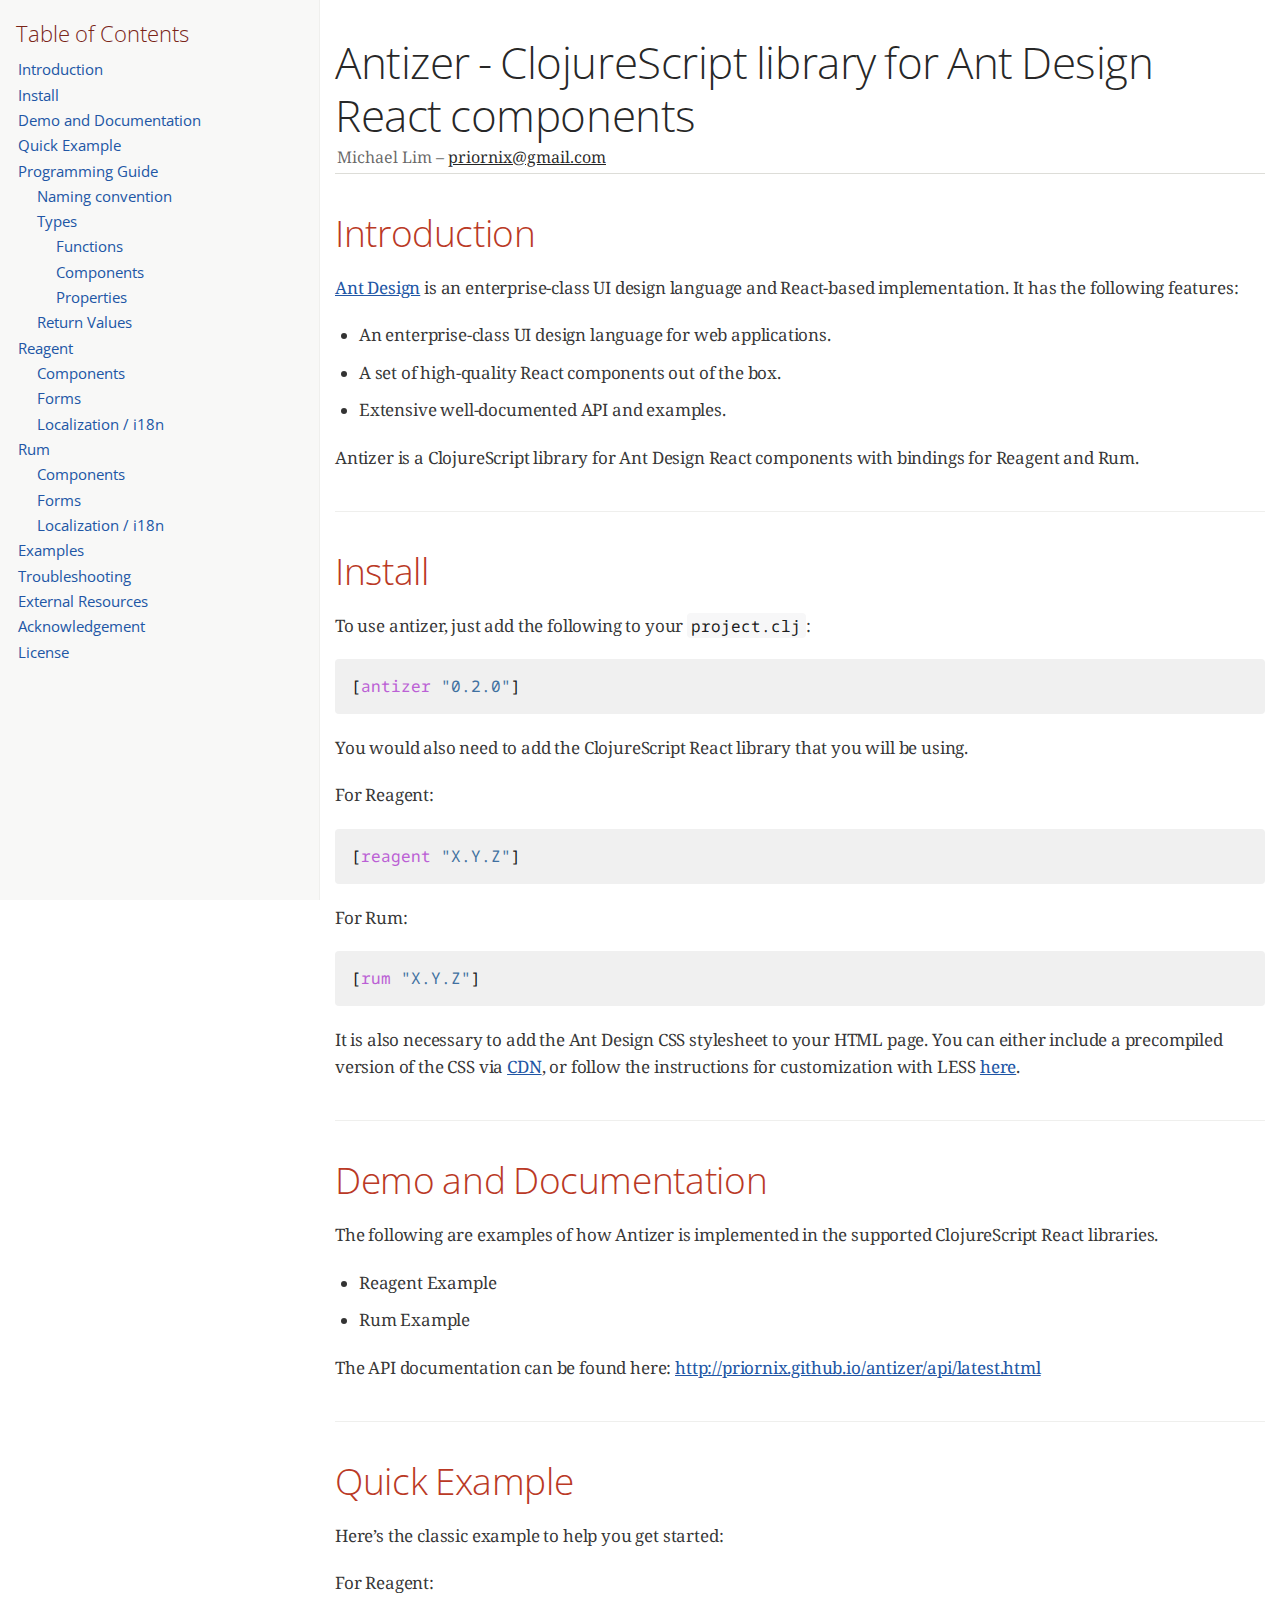
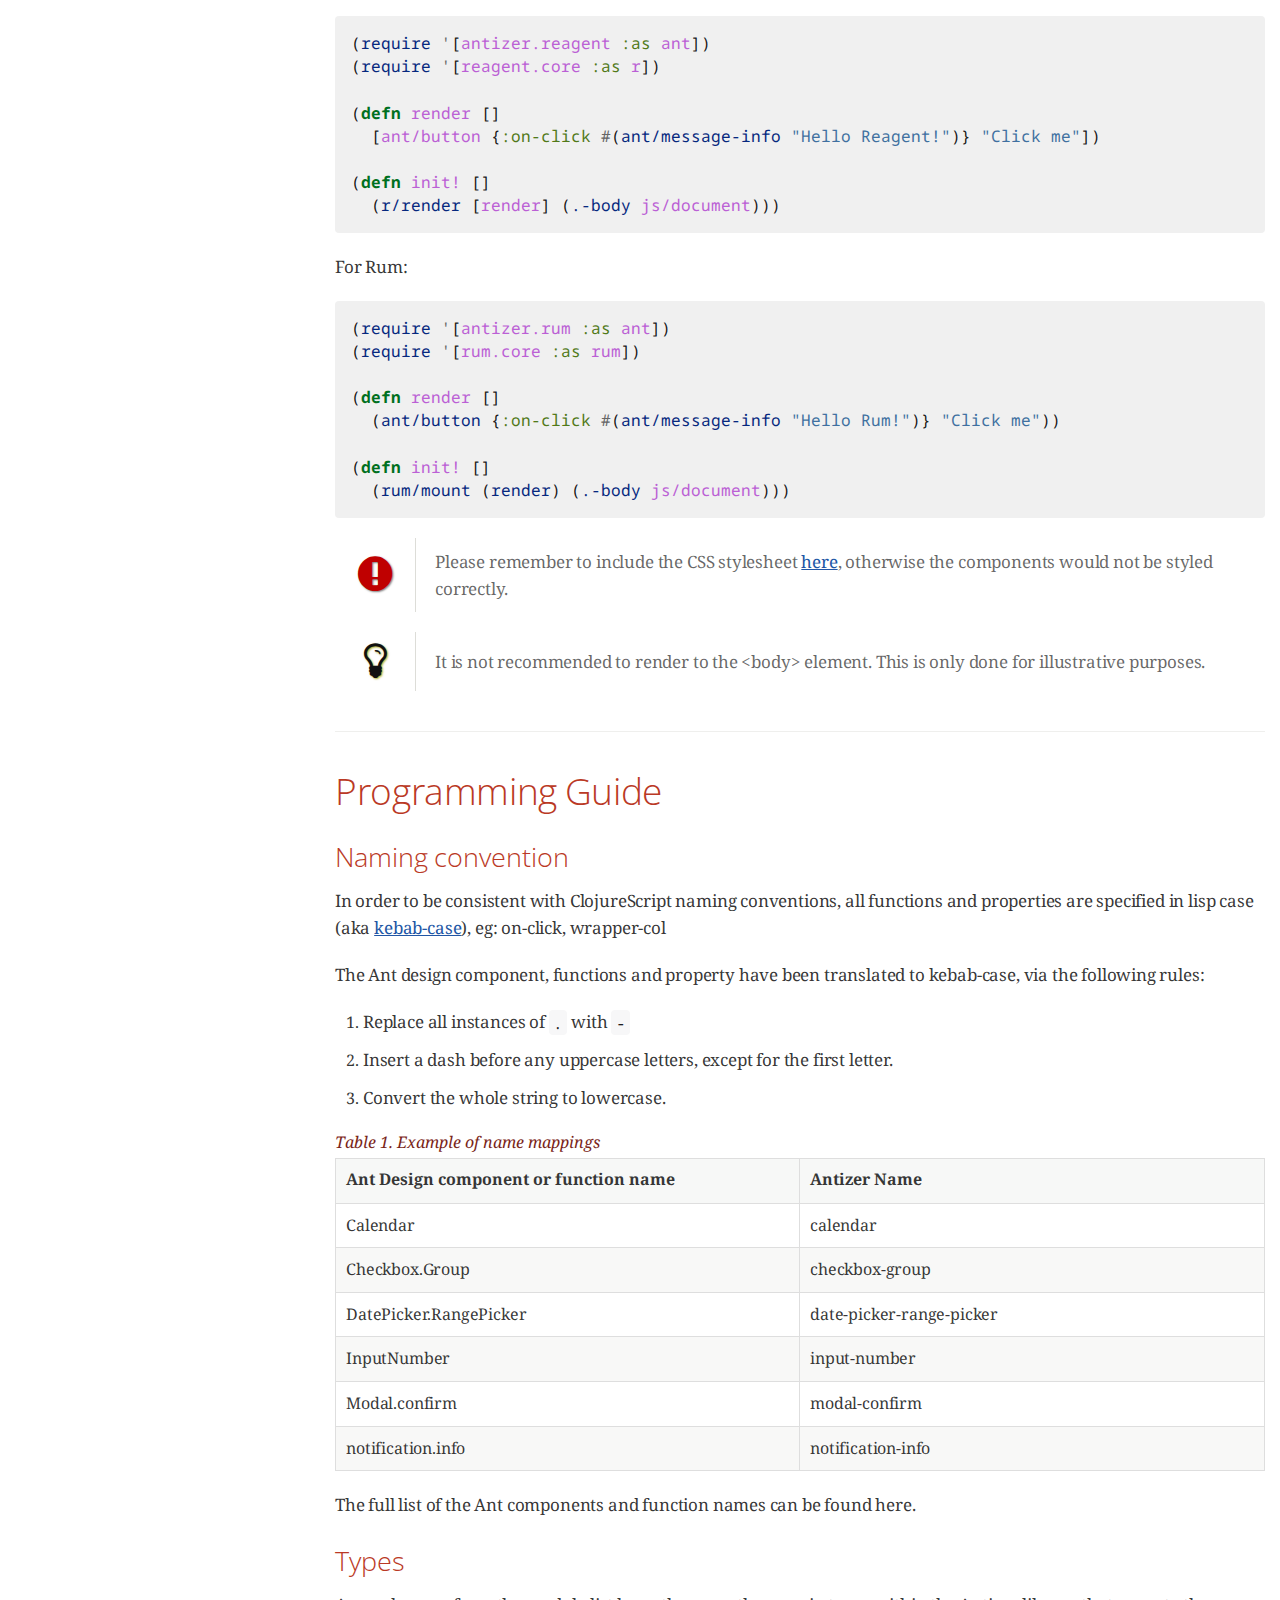
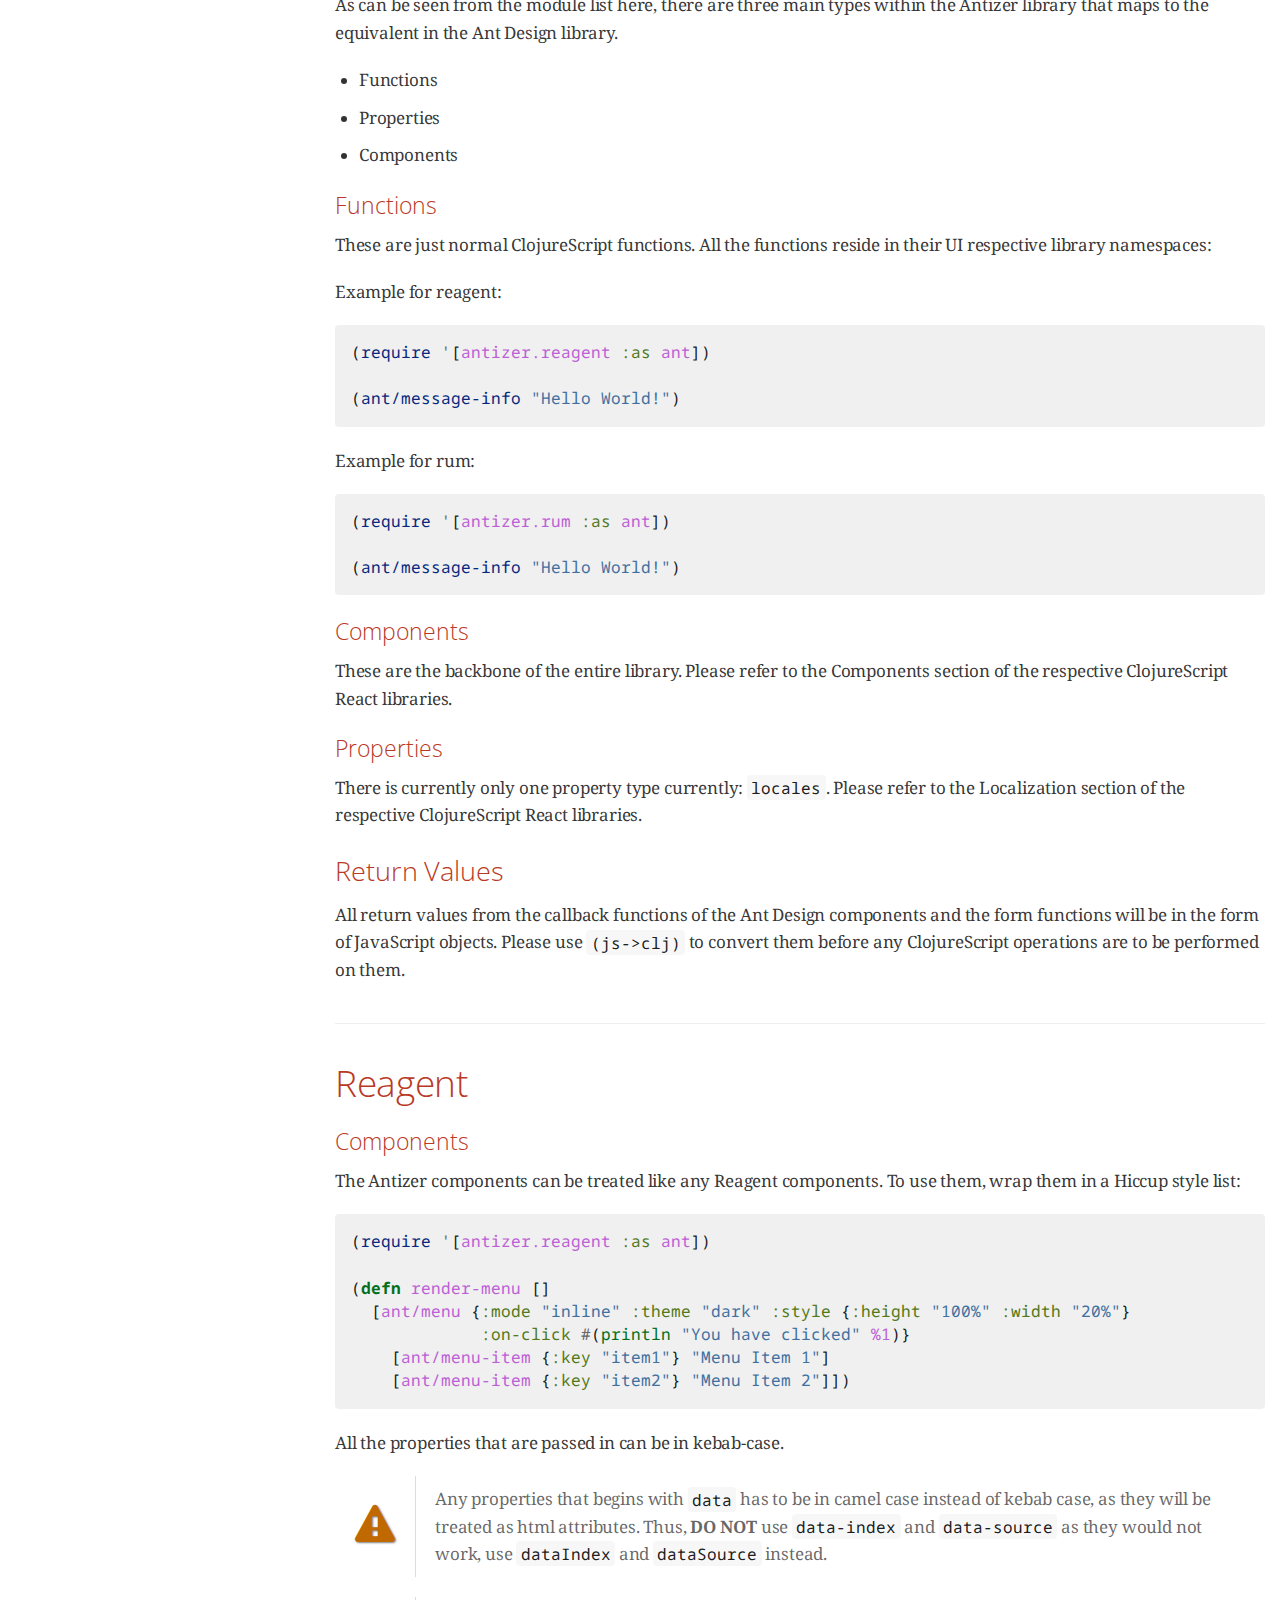
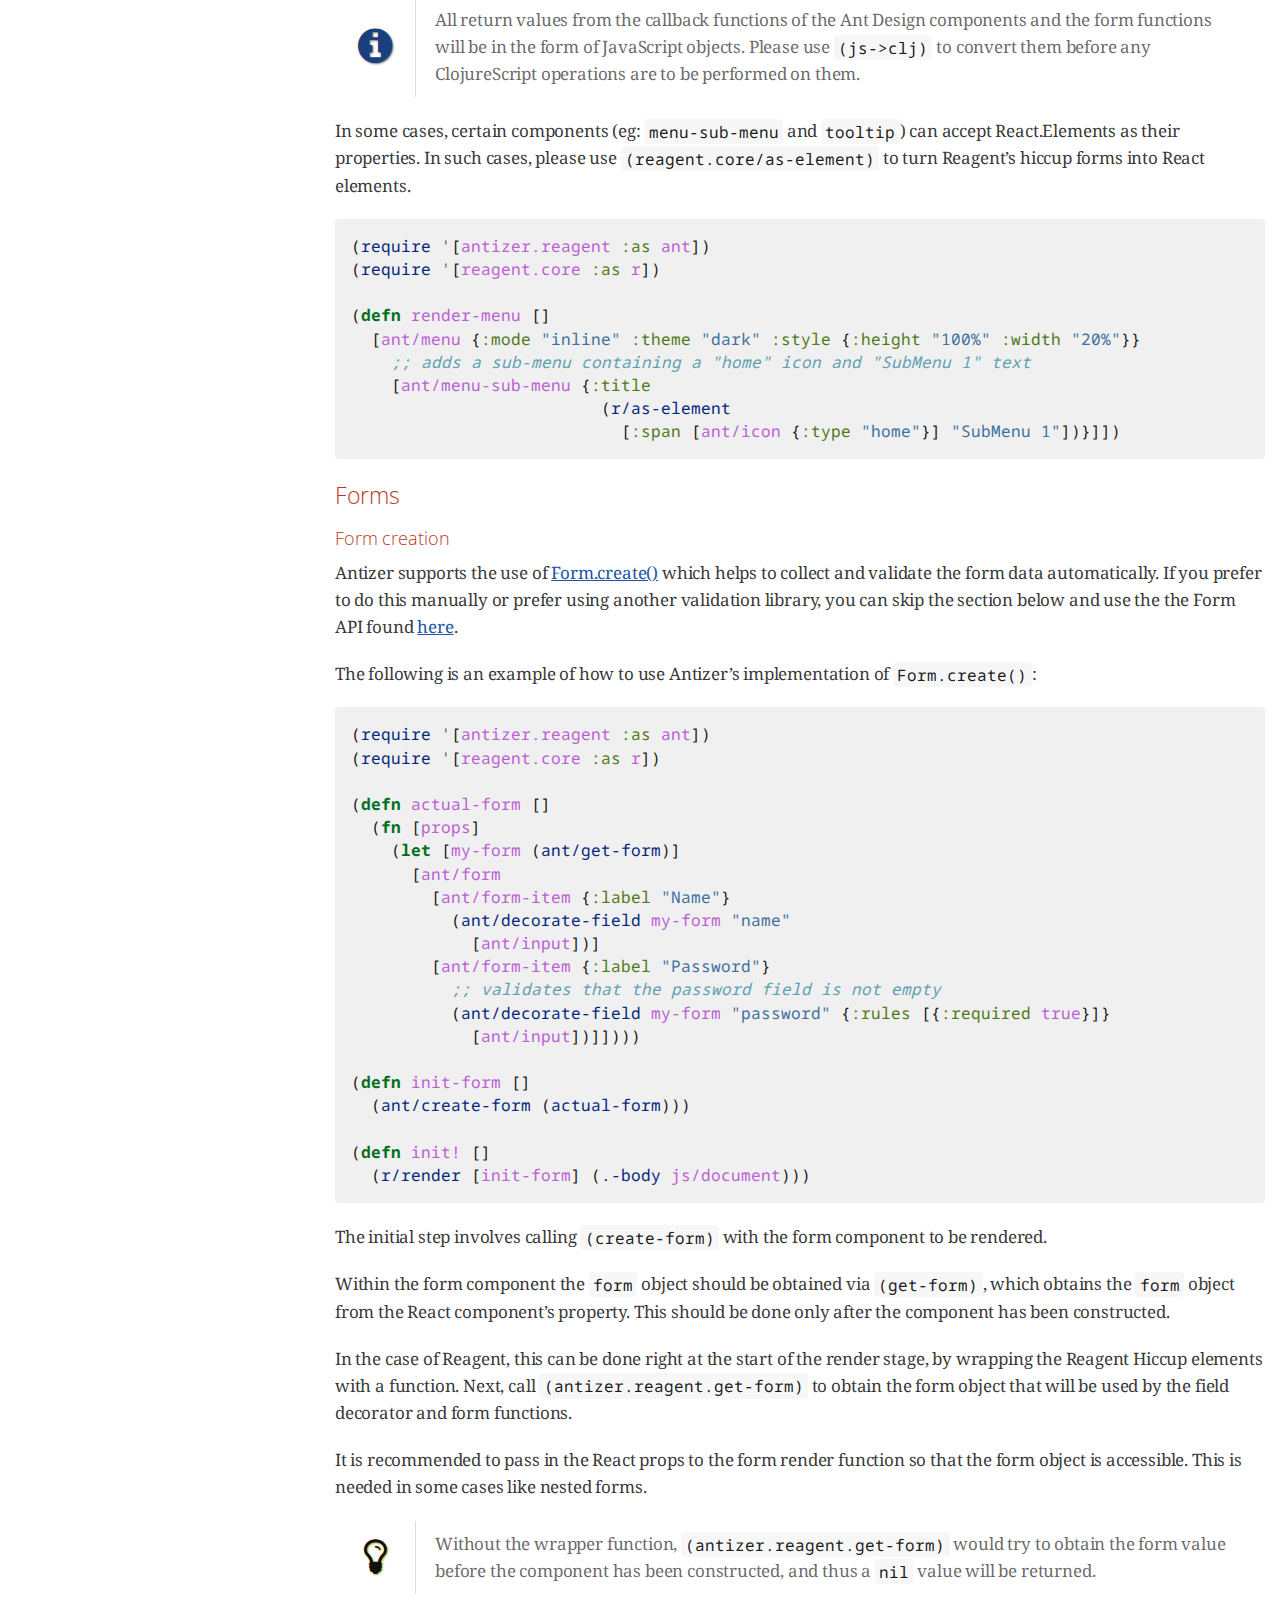
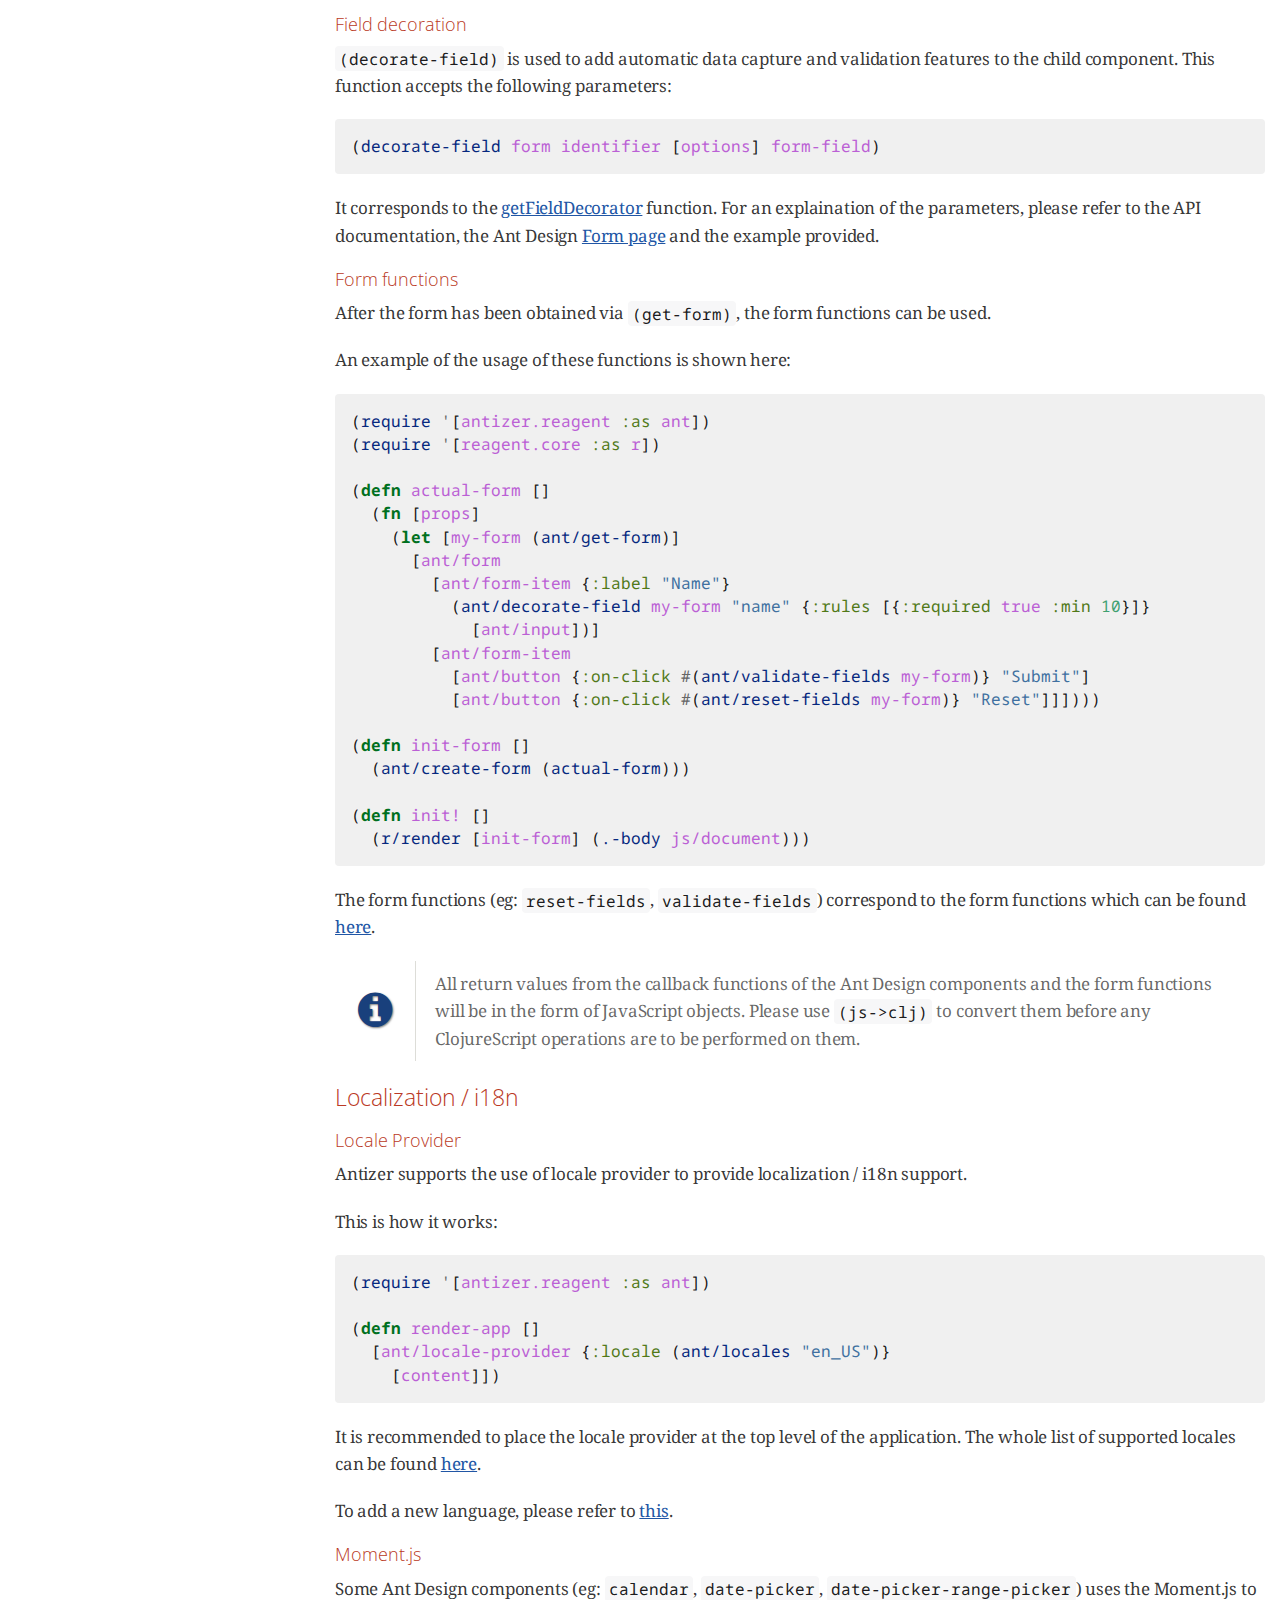
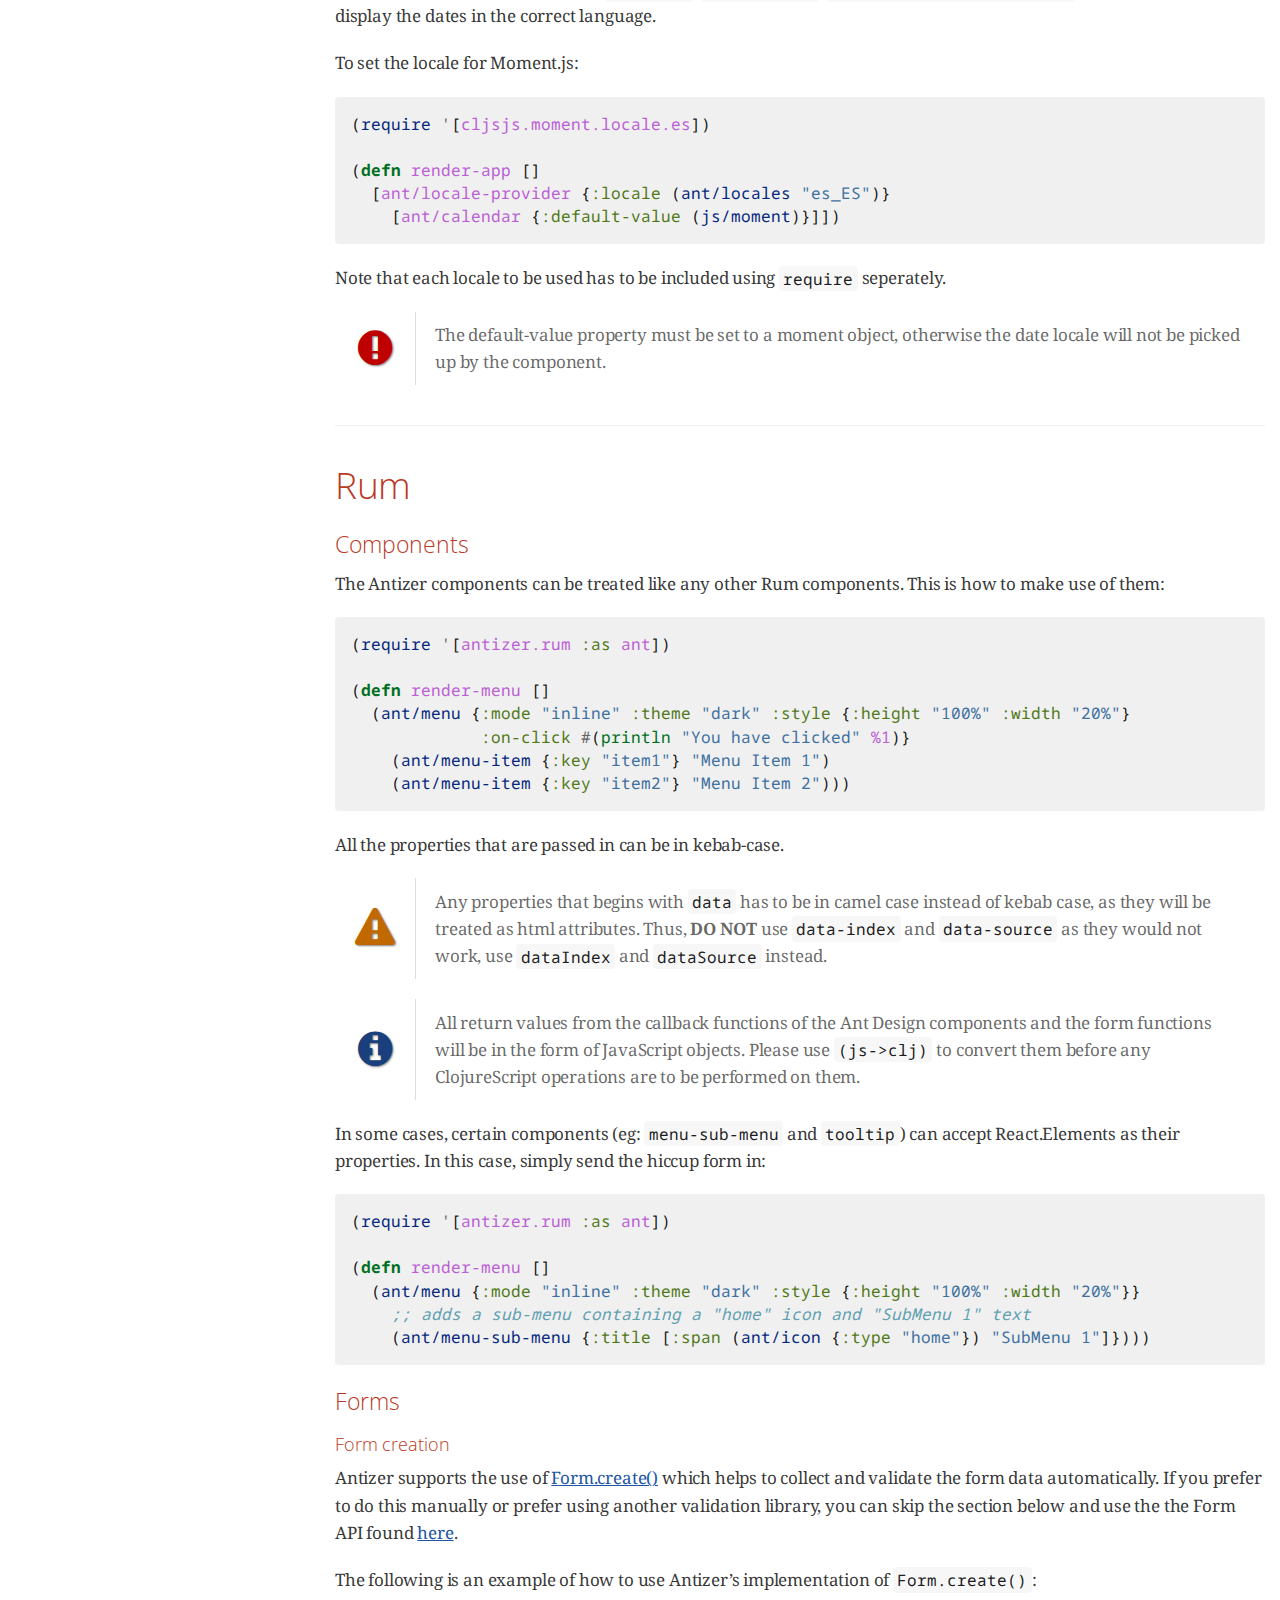
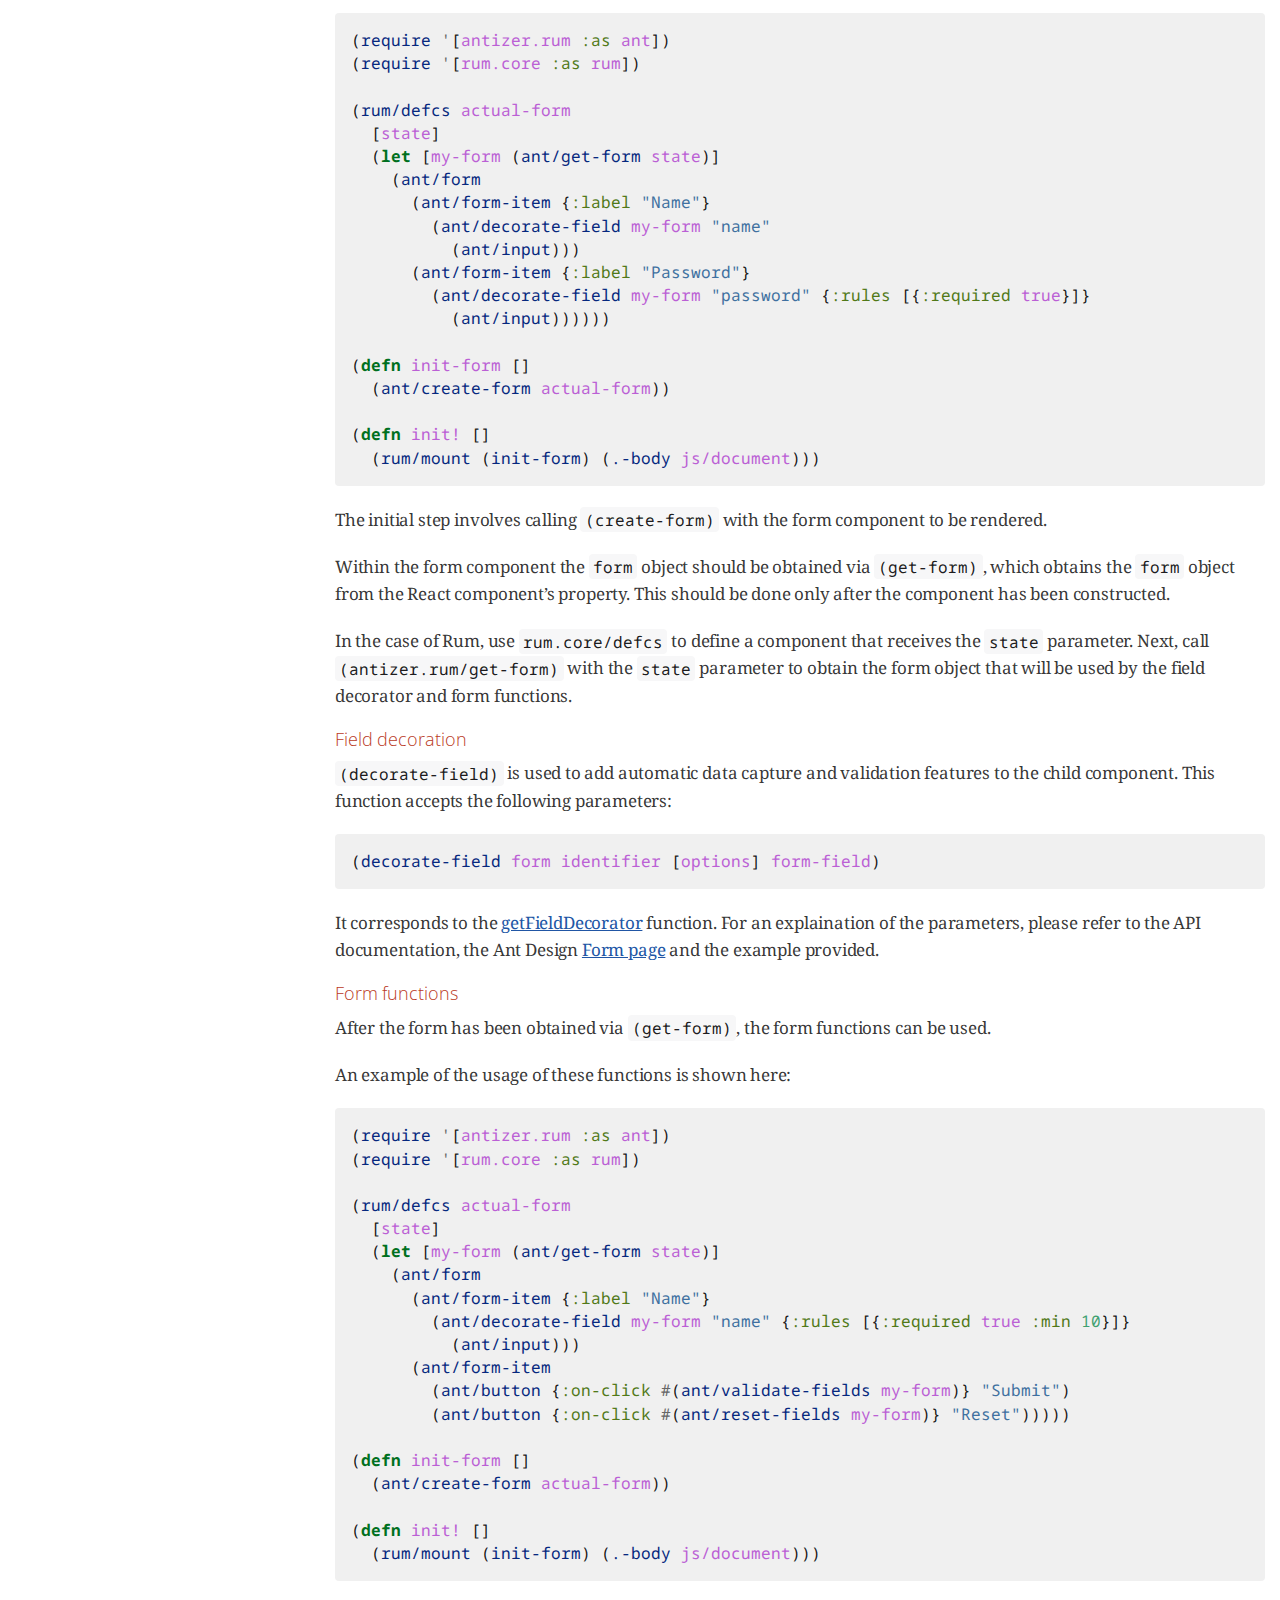
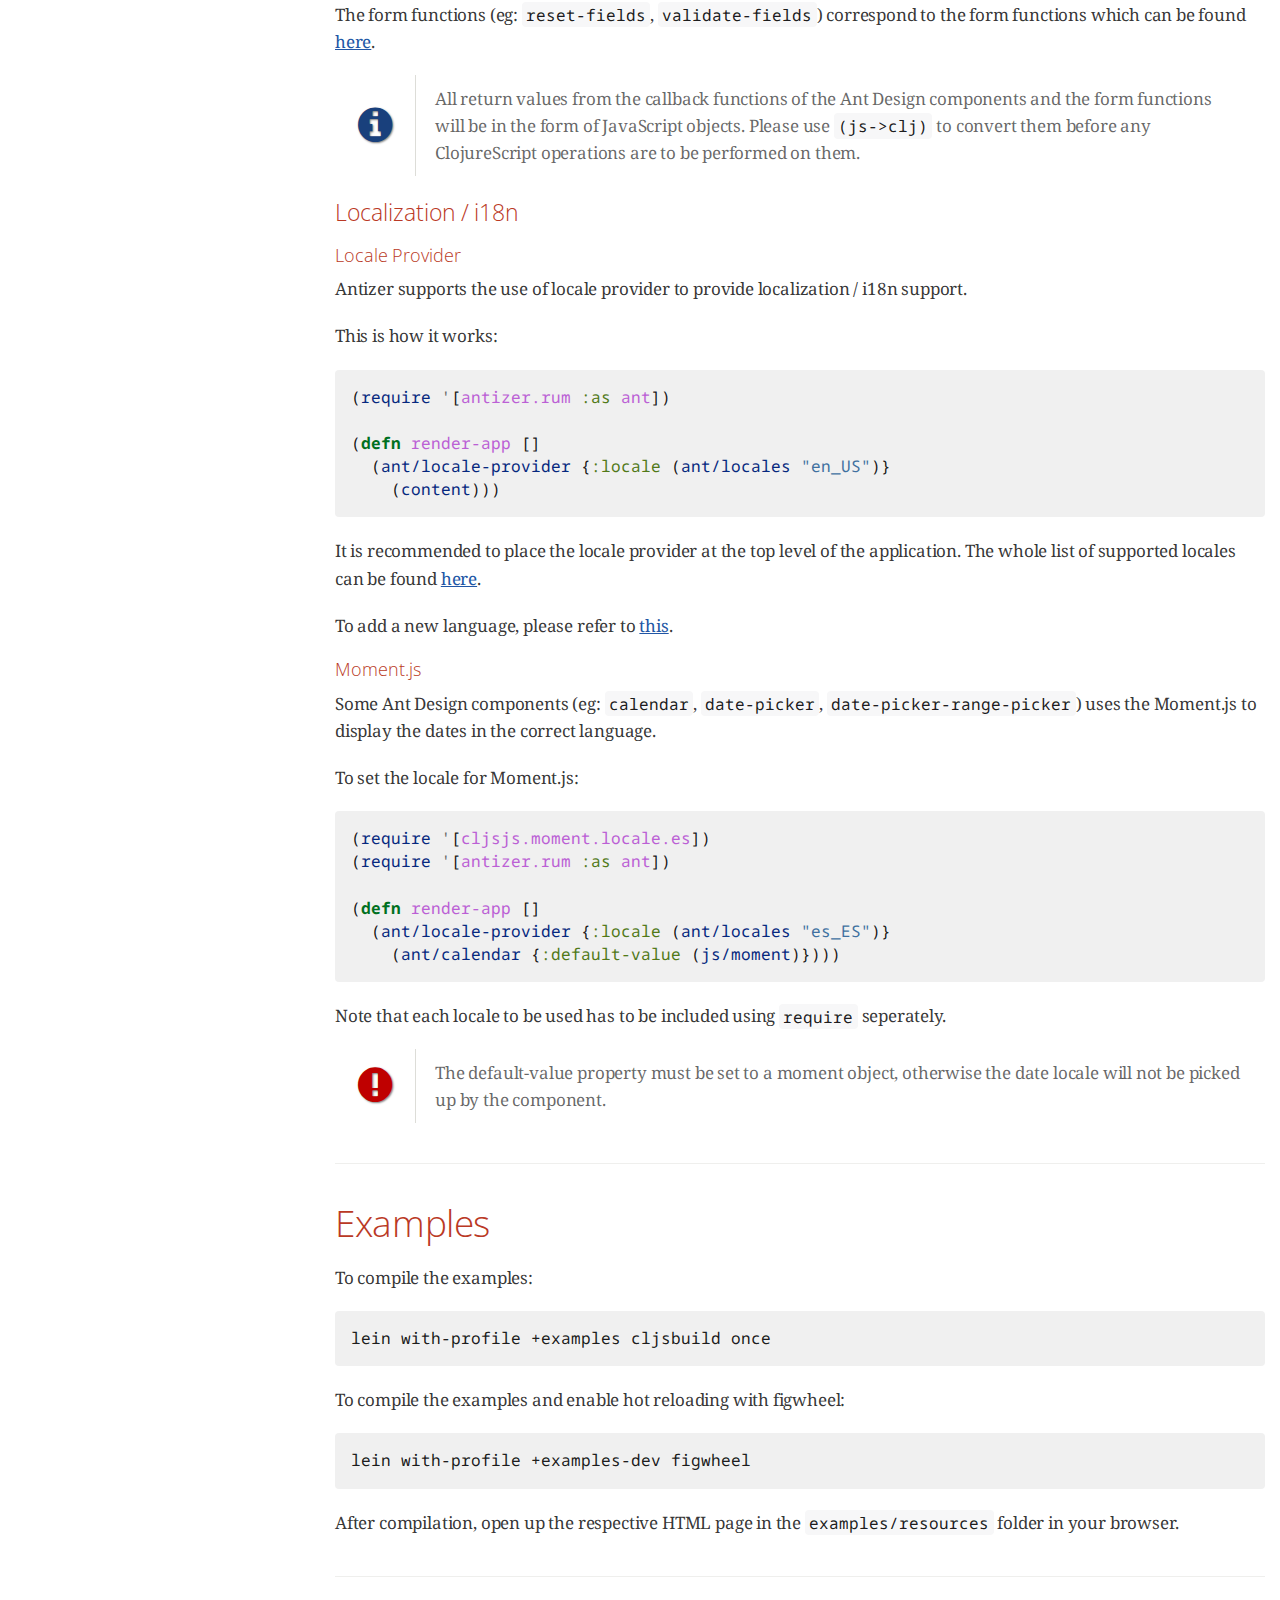
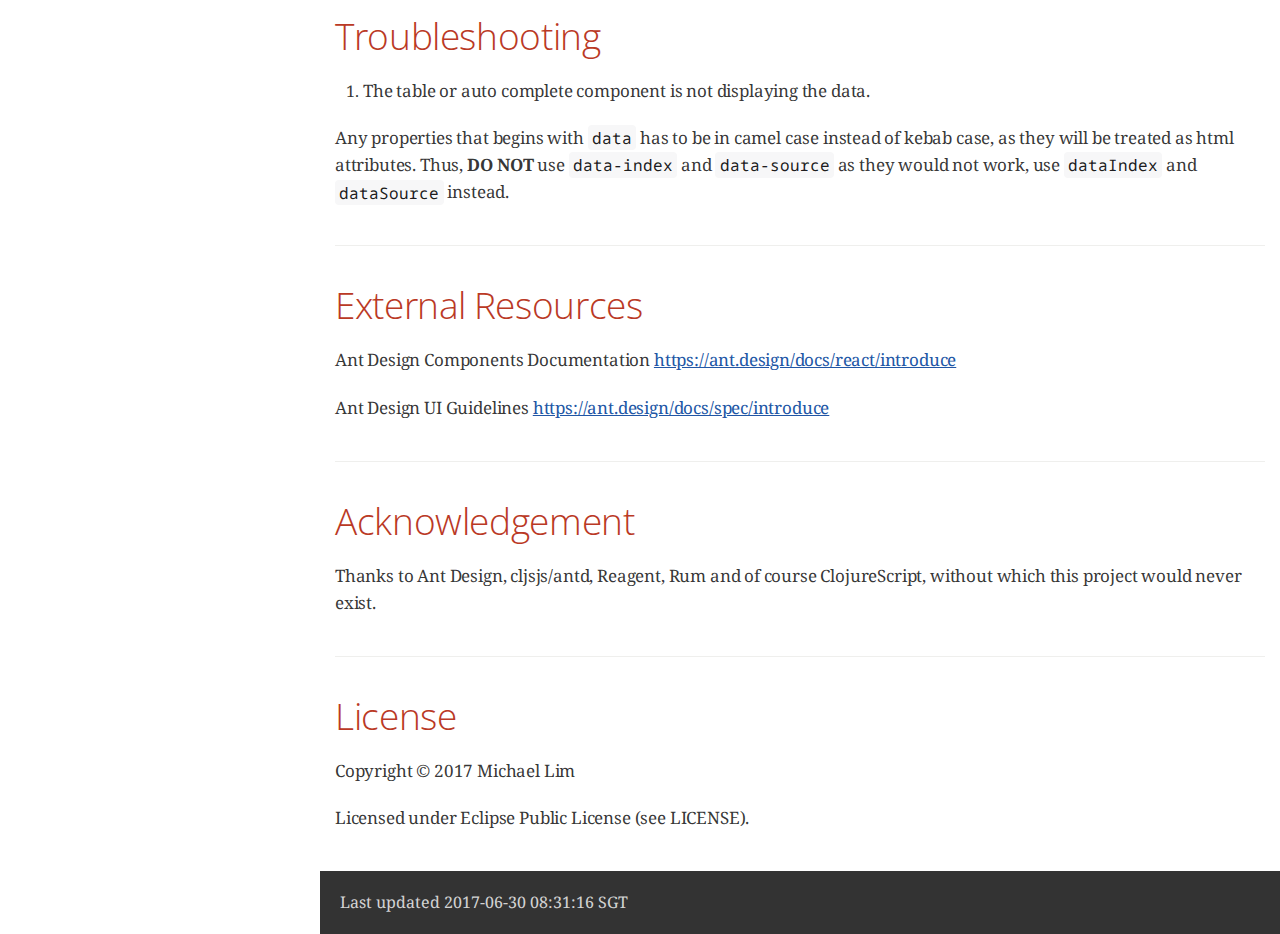
<file: doc/latest/index.html>
<!DOCTYPE html>
<html lang="en">
<head>
<meta charset="UTF-8">
<!--[if IE]><meta http-equiv="X-UA-Compatible" content="IE=edge"><![endif]-->
<meta name="viewport" content="width=device-width, initial-scale=1.0">
<meta name="generator" content="Asciidoctor 1.5.5">
<meta name="author" content="Michael Lim">
<title>Antizer - ClojureScript library for Ant Design React components</title>
<link rel="stylesheet" href="https://fonts.googleapis.com/css?family=Open+Sans:300,300italic,400,400italic,600,600italic%7CNoto+Serif:400,400italic,700,700italic%7CDroid+Sans+Mono:400,700">
<style>
/* Asciidoctor default stylesheet | MIT License | http://asciidoctor.org */
/* Remove comment around @import statement below when using as a custom stylesheet */
/*@import "https://fonts.googleapis.com/css?family=Open+Sans:300,300italic,400,400italic,600,600italic%7CNoto+Serif:400,400italic,700,700italic%7CDroid+Sans+Mono:400,700";*/
article,aside,details,figcaption,figure,footer,header,hgroup,main,nav,section,summary{display:block}
audio,canvas,video{display:inline-block}
audio:not([controls]){display:none;height:0}
[hidden],template{display:none}
script{display:none!important}
html{font-family:sans-serif;-ms-text-size-adjust:100%;-webkit-text-size-adjust:100%}
a{background:transparent}
a:focus{outline:thin dotted}
a:active,a:hover{outline:0}
h1{font-size:2em;margin:.67em 0}
abbr[title]{border-bottom:1px dotted}
b,strong{font-weight:bold}
dfn{font-style:italic}
hr{-moz-box-sizing:content-box;box-sizing:content-box;height:0}
mark{background:#ff0;color:#000}
code,kbd,pre,samp{font-family:monospace;font-size:1em}
pre{white-space:pre-wrap}
q{quotes:"\201C" "\201D" "\2018" "\2019"}
small{font-size:80%}
sub,sup{font-size:75%;line-height:0;position:relative;vertical-align:baseline}
sup{top:-.5em}
sub{bottom:-.25em}
img{border:0}
svg:not(:root){overflow:hidden}
figure{margin:0}
fieldset{border:1px solid silver;margin:0 2px;padding:.35em .625em .75em}
legend{border:0;padding:0}
button,input,select,textarea{font-family:inherit;font-size:100%;margin:0}
button,input{line-height:normal}
button,select{text-transform:none}
button,html input[type="button"],input[type="reset"],input[type="submit"]{-webkit-appearance:button;cursor:pointer}
button[disabled],html input[disabled]{cursor:default}
input[type="checkbox"],input[type="radio"]{box-sizing:border-box;padding:0}
input[type="search"]{-webkit-appearance:textfield;-moz-box-sizing:content-box;-webkit-box-sizing:content-box;box-sizing:content-box}
input[type="search"]::-webkit-search-cancel-button,input[type="search"]::-webkit-search-decoration{-webkit-appearance:none}
button::-moz-focus-inner,input::-moz-focus-inner{border:0;padding:0}
textarea{overflow:auto;vertical-align:top}
table{border-collapse:collapse;border-spacing:0}
*,*:before,*:after{-moz-box-sizing:border-box;-webkit-box-sizing:border-box;box-sizing:border-box}
html,body{font-size:100%}
body{background:#fff;color:rgba(0,0,0,.8);padding:0;margin:0;font-family:"Noto Serif","DejaVu Serif",serif;font-weight:400;font-style:normal;line-height:1;position:relative;cursor:auto;tab-size:4;-moz-osx-font-smoothing:grayscale;-webkit-font-smoothing:antialiased}
a:hover{cursor:pointer}
img,object,embed{max-width:100%;height:auto}
object,embed{height:100%}
img{-ms-interpolation-mode:bicubic}
.left{float:left!important}
.right{float:right!important}
.text-left{text-align:left!important}
.text-right{text-align:right!important}
.text-center{text-align:center!important}
.text-justify{text-align:justify!important}
.hide{display:none}
img,object,svg{display:inline-block;vertical-align:middle}
textarea{height:auto;min-height:50px}
select{width:100%}
.center{margin-left:auto;margin-right:auto}
.spread{width:100%}
p.lead,.paragraph.lead>p,#preamble>.sectionbody>.paragraph:first-of-type p{font-size:1.21875em;line-height:1.6}
.subheader,.admonitionblock td.content>.title,.audioblock>.title,.exampleblock>.title,.imageblock>.title,.listingblock>.title,.literalblock>.title,.stemblock>.title,.openblock>.title,.paragraph>.title,.quoteblock>.title,table.tableblock>.title,.verseblock>.title,.videoblock>.title,.dlist>.title,.olist>.title,.ulist>.title,.qlist>.title,.hdlist>.title{line-height:1.45;color:#7a2518;font-weight:400;margin-top:0;margin-bottom:.25em}
div,dl,dt,dd,ul,ol,li,h1,h2,h3,#toctitle,.sidebarblock>.content>.title,h4,h5,h6,pre,form,p,blockquote,th,td{margin:0;padding:0;direction:ltr}
a{color:#2156a5;text-decoration:underline;line-height:inherit}
a:hover,a:focus{color:#1d4b8f}
a img{border:none}
p{font-family:inherit;font-weight:400;font-size:1em;line-height:1.6;margin-bottom:1.25em;text-rendering:optimizeLegibility}
p aside{font-size:.875em;line-height:1.35;font-style:italic}
h1,h2,h3,#toctitle,.sidebarblock>.content>.title,h4,h5,h6{font-family:"Open Sans","DejaVu Sans",sans-serif;font-weight:300;font-style:normal;color:#ba3925;text-rendering:optimizeLegibility;margin-top:1em;margin-bottom:.5em;line-height:1.0125em}
h1 small,h2 small,h3 small,#toctitle small,.sidebarblock>.content>.title small,h4 small,h5 small,h6 small{font-size:60%;color:#e99b8f;line-height:0}
h1{font-size:2.125em}
h2{font-size:1.6875em}
h3,#toctitle,.sidebarblock>.content>.title{font-size:1.375em}
h4,h5{font-size:1.125em}
h6{font-size:1em}
hr{border:solid #ddddd8;border-width:1px 0 0;clear:both;margin:1.25em 0 1.1875em;height:0}
em,i{font-style:italic;line-height:inherit}
strong,b{font-weight:bold;line-height:inherit}
small{font-size:60%;line-height:inherit}
code{font-family:"Droid Sans Mono","DejaVu Sans Mono",monospace;font-weight:400;color:rgba(0,0,0,.9)}
ul,ol,dl{font-size:1em;line-height:1.6;margin-bottom:1.25em;list-style-position:outside;font-family:inherit}
ul,ol,ul.no-bullet,ol.no-bullet{margin-left:1.5em}
ul li ul,ul li ol{margin-left:1.25em;margin-bottom:0;font-size:1em}
ul.square li ul,ul.circle li ul,ul.disc li ul{list-style:inherit}
ul.square{list-style-type:square}
ul.circle{list-style-type:circle}
ul.disc{list-style-type:disc}
ul.no-bullet{list-style:none}
ol li ul,ol li ol{margin-left:1.25em;margin-bottom:0}
dl dt{margin-bottom:.3125em;font-weight:bold}
dl dd{margin-bottom:1.25em}
abbr,acronym{text-transform:uppercase;font-size:90%;color:rgba(0,0,0,.8);border-bottom:1px dotted #ddd;cursor:help}
abbr{text-transform:none}
blockquote{margin:0 0 1.25em;padding:.5625em 1.25em 0 1.1875em;border-left:1px solid #ddd}
blockquote cite{display:block;font-size:.9375em;color:rgba(0,0,0,.6)}
blockquote cite:before{content:"\2014 \0020"}
blockquote cite a,blockquote cite a:visited{color:rgba(0,0,0,.6)}
blockquote,blockquote p{line-height:1.6;color:rgba(0,0,0,.85)}
@media only screen and (min-width:768px){h1,h2,h3,#toctitle,.sidebarblock>.content>.title,h4,h5,h6{line-height:1.2}
h1{font-size:2.75em}
h2{font-size:2.3125em}
h3,#toctitle,.sidebarblock>.content>.title{font-size:1.6875em}
h4{font-size:1.4375em}}
table{background:#fff;margin-bottom:1.25em;border:solid 1px #dedede}
table thead,table tfoot{background:#f7f8f7;font-weight:bold}
table thead tr th,table thead tr td,table tfoot tr th,table tfoot tr td{padding:.5em .625em .625em;font-size:inherit;color:rgba(0,0,0,.8);text-align:left}
table tr th,table tr td{padding:.5625em .625em;font-size:inherit;color:rgba(0,0,0,.8)}
table tr.even,table tr.alt,table tr:nth-of-type(even){background:#f8f8f7}
table thead tr th,table tfoot tr th,table tbody tr td,table tr td,table tfoot tr td{display:table-cell;line-height:1.6}
h1,h2,h3,#toctitle,.sidebarblock>.content>.title,h4,h5,h6{line-height:1.2;word-spacing:-.05em}
h1 strong,h2 strong,h3 strong,#toctitle strong,.sidebarblock>.content>.title strong,h4 strong,h5 strong,h6 strong{font-weight:400}
.clearfix:before,.clearfix:after,.float-group:before,.float-group:after{content:" ";display:table}
.clearfix:after,.float-group:after{clear:both}
*:not(pre)>code{font-size:.9375em;font-style:normal!important;letter-spacing:0;padding:.1em .5ex;word-spacing:-.15em;background-color:#f7f7f8;-webkit-border-radius:4px;border-radius:4px;line-height:1.45;text-rendering:optimizeSpeed;word-wrap:break-word}
*:not(pre)>code.nobreak{word-wrap:normal}
*:not(pre)>code.nowrap{white-space:nowrap}
pre,pre>code{line-height:1.45;color:rgba(0,0,0,.9);font-family:"Droid Sans Mono","DejaVu Sans Mono",monospace;font-weight:400;text-rendering:optimizeSpeed}
em em{font-style:normal}
strong strong{font-weight:400}
.keyseq{color:rgba(51,51,51,.8)}
kbd{font-family:"Droid Sans Mono","DejaVu Sans Mono",monospace;display:inline-block;color:rgba(0,0,0,.8);font-size:.65em;line-height:1.45;background-color:#f7f7f7;border:1px solid #ccc;-webkit-border-radius:3px;border-radius:3px;-webkit-box-shadow:0 1px 0 rgba(0,0,0,.2),0 0 0 .1em white inset;box-shadow:0 1px 0 rgba(0,0,0,.2),0 0 0 .1em #fff inset;margin:0 .15em;padding:.2em .5em;vertical-align:middle;position:relative;top:-.1em;white-space:nowrap}
.keyseq kbd:first-child{margin-left:0}
.keyseq kbd:last-child{margin-right:0}
.menuseq,.menu{color:rgba(0,0,0,.8)}
b.button:before,b.button:after{position:relative;top:-1px;font-weight:400}
b.button:before{content:"[";padding:0 3px 0 2px}
b.button:after{content:"]";padding:0 2px 0 3px}
p a>code:hover{color:rgba(0,0,0,.9)}
#header,#content,#footnotes,#footer{width:100%;margin-left:auto;margin-right:auto;margin-top:0;margin-bottom:0;max-width:62.5em;*zoom:1;position:relative;padding-left:.9375em;padding-right:.9375em}
#header:before,#header:after,#content:before,#content:after,#footnotes:before,#footnotes:after,#footer:before,#footer:after{content:" ";display:table}
#header:after,#content:after,#footnotes:after,#footer:after{clear:both}
#content{margin-top:1.25em}
#content:before{content:none}
#header>h1:first-child{color:rgba(0,0,0,.85);margin-top:2.25rem;margin-bottom:0}
#header>h1:first-child+#toc{margin-top:8px;border-top:1px solid #ddddd8}
#header>h1:only-child,body.toc2 #header>h1:nth-last-child(2){border-bottom:1px solid #ddddd8;padding-bottom:8px}
#header .details{border-bottom:1px solid #ddddd8;line-height:1.45;padding-top:.25em;padding-bottom:.25em;padding-left:.25em;color:rgba(0,0,0,.6);display:-ms-flexbox;display:-webkit-flex;display:flex;-ms-flex-flow:row wrap;-webkit-flex-flow:row wrap;flex-flow:row wrap}
#header .details span:first-child{margin-left:-.125em}
#header .details span.email a{color:rgba(0,0,0,.85)}
#header .details br{display:none}
#header .details br+span:before{content:"\00a0\2013\00a0"}
#header .details br+span.author:before{content:"\00a0\22c5\00a0";color:rgba(0,0,0,.85)}
#header .details br+span#revremark:before{content:"\00a0|\00a0"}
#header #revnumber{text-transform:capitalize}
#header #revnumber:after{content:"\00a0"}
#content>h1:first-child:not([class]){color:rgba(0,0,0,.85);border-bottom:1px solid #ddddd8;padding-bottom:8px;margin-top:0;padding-top:1rem;margin-bottom:1.25rem}
#toc{border-bottom:1px solid #efefed;padding-bottom:.5em}
#toc>ul{margin-left:.125em}
#toc ul.sectlevel0>li>a{font-style:italic}
#toc ul.sectlevel0 ul.sectlevel1{margin:.5em 0}
#toc ul{font-family:"Open Sans","DejaVu Sans",sans-serif;list-style-type:none}
#toc li{line-height:1.3334;margin-top:.3334em}
#toc a{text-decoration:none}
#toc a:active{text-decoration:underline}
#toctitle{color:#7a2518;font-size:1.2em}
@media only screen and (min-width:768px){#toctitle{font-size:1.375em}
body.toc2{padding-left:15em;padding-right:0}
#toc.toc2{margin-top:0!important;background-color:#f8f8f7;position:fixed;width:15em;left:0;top:0;border-right:1px solid #efefed;border-top-width:0!important;border-bottom-width:0!important;z-index:1000;padding:1.25em 1em;height:100%;overflow:auto}
#toc.toc2 #toctitle{margin-top:0;margin-bottom:.8rem;font-size:1.2em}
#toc.toc2>ul{font-size:.9em;margin-bottom:0}
#toc.toc2 ul ul{margin-left:0;padding-left:1em}
#toc.toc2 ul.sectlevel0 ul.sectlevel1{padding-left:0;margin-top:.5em;margin-bottom:.5em}
body.toc2.toc-right{padding-left:0;padding-right:15em}
body.toc2.toc-right #toc.toc2{border-right-width:0;border-left:1px solid #efefed;left:auto;right:0}}
@media only screen and (min-width:1280px){body.toc2{padding-left:20em;padding-right:0}
#toc.toc2{width:20em}
#toc.toc2 #toctitle{font-size:1.375em}
#toc.toc2>ul{font-size:.95em}
#toc.toc2 ul ul{padding-left:1.25em}
body.toc2.toc-right{padding-left:0;padding-right:20em}}
#content #toc{border-style:solid;border-width:1px;border-color:#e0e0dc;margin-bottom:1.25em;padding:1.25em;background:#f8f8f7;-webkit-border-radius:4px;border-radius:4px}
#content #toc>:first-child{margin-top:0}
#content #toc>:last-child{margin-bottom:0}
#footer{max-width:100%;background-color:rgba(0,0,0,.8);padding:1.25em}
#footer-text{color:rgba(255,255,255,.8);line-height:1.44}
.sect1{padding-bottom:.625em}
@media only screen and (min-width:768px){.sect1{padding-bottom:1.25em}}
.sect1+.sect1{border-top:1px solid #efefed}
#content h1>a.anchor,h2>a.anchor,h3>a.anchor,#toctitle>a.anchor,.sidebarblock>.content>.title>a.anchor,h4>a.anchor,h5>a.anchor,h6>a.anchor{position:absolute;z-index:1001;width:1.5ex;margin-left:-1.5ex;display:block;text-decoration:none!important;visibility:hidden;text-align:center;font-weight:400}
#content h1>a.anchor:before,h2>a.anchor:before,h3>a.anchor:before,#toctitle>a.anchor:before,.sidebarblock>.content>.title>a.anchor:before,h4>a.anchor:before,h5>a.anchor:before,h6>a.anchor:before{content:"\00A7";font-size:.85em;display:block;padding-top:.1em}
#content h1:hover>a.anchor,#content h1>a.anchor:hover,h2:hover>a.anchor,h2>a.anchor:hover,h3:hover>a.anchor,#toctitle:hover>a.anchor,.sidebarblock>.content>.title:hover>a.anchor,h3>a.anchor:hover,#toctitle>a.anchor:hover,.sidebarblock>.content>.title>a.anchor:hover,h4:hover>a.anchor,h4>a.anchor:hover,h5:hover>a.anchor,h5>a.anchor:hover,h6:hover>a.anchor,h6>a.anchor:hover{visibility:visible}
#content h1>a.link,h2>a.link,h3>a.link,#toctitle>a.link,.sidebarblock>.content>.title>a.link,h4>a.link,h5>a.link,h6>a.link{color:#ba3925;text-decoration:none}
#content h1>a.link:hover,h2>a.link:hover,h3>a.link:hover,#toctitle>a.link:hover,.sidebarblock>.content>.title>a.link:hover,h4>a.link:hover,h5>a.link:hover,h6>a.link:hover{color:#a53221}
.audioblock,.imageblock,.literalblock,.listingblock,.stemblock,.videoblock{margin-bottom:1.25em}
.admonitionblock td.content>.title,.audioblock>.title,.exampleblock>.title,.imageblock>.title,.listingblock>.title,.literalblock>.title,.stemblock>.title,.openblock>.title,.paragraph>.title,.quoteblock>.title,table.tableblock>.title,.verseblock>.title,.videoblock>.title,.dlist>.title,.olist>.title,.ulist>.title,.qlist>.title,.hdlist>.title{text-rendering:optimizeLegibility;text-align:left;font-family:"Noto Serif","DejaVu Serif",serif;font-size:1rem;font-style:italic}
table.tableblock>caption.title{white-space:nowrap;overflow:visible;max-width:0}
.paragraph.lead>p,#preamble>.sectionbody>.paragraph:first-of-type p{color:rgba(0,0,0,.85)}
table.tableblock #preamble>.sectionbody>.paragraph:first-of-type p{font-size:inherit}
.admonitionblock>table{border-collapse:separate;border:0;background:none;width:100%}
.admonitionblock>table td.icon{text-align:center;width:80px}
.admonitionblock>table td.icon img{max-width:none}
.admonitionblock>table td.icon .title{font-weight:bold;font-family:"Open Sans","DejaVu Sans",sans-serif;text-transform:uppercase}
.admonitionblock>table td.content{padding-left:1.125em;padding-right:1.25em;border-left:1px solid #ddddd8;color:rgba(0,0,0,.6)}
.admonitionblock>table td.content>:last-child>:last-child{margin-bottom:0}
.exampleblock>.content{border-style:solid;border-width:1px;border-color:#e6e6e6;margin-bottom:1.25em;padding:1.25em;background:#fff;-webkit-border-radius:4px;border-radius:4px}
.exampleblock>.content>:first-child{margin-top:0}
.exampleblock>.content>:last-child{margin-bottom:0}
.sidebarblock{border-style:solid;border-width:1px;border-color:#e0e0dc;margin-bottom:1.25em;padding:1.25em;background:#f8f8f7;-webkit-border-radius:4px;border-radius:4px}
.sidebarblock>:first-child{margin-top:0}
.sidebarblock>:last-child{margin-bottom:0}
.sidebarblock>.content>.title{color:#7a2518;margin-top:0;text-align:center}
.exampleblock>.content>:last-child>:last-child,.exampleblock>.content .olist>ol>li:last-child>:last-child,.exampleblock>.content .ulist>ul>li:last-child>:last-child,.exampleblock>.content .qlist>ol>li:last-child>:last-child,.sidebarblock>.content>:last-child>:last-child,.sidebarblock>.content .olist>ol>li:last-child>:last-child,.sidebarblock>.content .ulist>ul>li:last-child>:last-child,.sidebarblock>.content .qlist>ol>li:last-child>:last-child{margin-bottom:0}
.literalblock pre,.listingblock pre:not(.highlight),.listingblock pre[class="highlight"],.listingblock pre[class^="highlight "],.listingblock pre.CodeRay,.listingblock pre.prettyprint{background:#f7f7f8}
.sidebarblock .literalblock pre,.sidebarblock .listingblock pre:not(.highlight),.sidebarblock .listingblock pre[class="highlight"],.sidebarblock .listingblock pre[class^="highlight "],.sidebarblock .listingblock pre.CodeRay,.sidebarblock .listingblock pre.prettyprint{background:#f2f1f1}
.literalblock pre,.literalblock pre[class],.listingblock pre,.listingblock pre[class]{-webkit-border-radius:4px;border-radius:4px;word-wrap:break-word;padding:1em;font-size:.8125em}
.literalblock pre.nowrap,.literalblock pre[class].nowrap,.listingblock pre.nowrap,.listingblock pre[class].nowrap{overflow-x:auto;white-space:pre;word-wrap:normal}
@media only screen and (min-width:768px){.literalblock pre,.literalblock pre[class],.listingblock pre,.listingblock pre[class]{font-size:.90625em}}
@media only screen and (min-width:1280px){.literalblock pre,.literalblock pre[class],.listingblock pre,.listingblock pre[class]{font-size:1em}}
.literalblock.output pre{color:#f7f7f8;background-color:rgba(0,0,0,.9)}
.listingblock pre.highlightjs{padding:0}
.listingblock pre.highlightjs>code{padding:1em;-webkit-border-radius:4px;border-radius:4px}
.listingblock pre.prettyprint{border-width:0}
.listingblock>.content{position:relative}
.listingblock code[data-lang]:before{display:none;content:attr(data-lang);position:absolute;font-size:.75em;top:.425rem;right:.5rem;line-height:1;text-transform:uppercase;color:#999}
.listingblock:hover code[data-lang]:before{display:block}
.listingblock.terminal pre .command:before{content:attr(data-prompt);padding-right:.5em;color:#999}
.listingblock.terminal pre .command:not([data-prompt]):before{content:"$"}
table.pyhltable{border-collapse:separate;border:0;margin-bottom:0;background:none}
table.pyhltable td{vertical-align:top;padding-top:0;padding-bottom:0;line-height:1.45}
table.pyhltable td.code{padding-left:.75em;padding-right:0}
pre.pygments .lineno,table.pyhltable td:not(.code){color:#999;padding-left:0;padding-right:.5em;border-right:1px solid #ddddd8}
pre.pygments .lineno{display:inline-block;margin-right:.25em}
table.pyhltable .linenodiv{background:none!important;padding-right:0!important}
.quoteblock{margin:0 1em 1.25em 1.5em;display:table}
.quoteblock>.title{margin-left:-1.5em;margin-bottom:.75em}
.quoteblock blockquote,.quoteblock blockquote p{color:rgba(0,0,0,.85);font-size:1.15rem;line-height:1.75;word-spacing:.1em;letter-spacing:0;font-style:italic;text-align:justify}
.quoteblock blockquote{margin:0;padding:0;border:0}
.quoteblock blockquote:before{content:"\201c";float:left;font-size:2.75em;font-weight:bold;line-height:.6em;margin-left:-.6em;color:#7a2518;text-shadow:0 1px 2px rgba(0,0,0,.1)}
.quoteblock blockquote>.paragraph:last-child p{margin-bottom:0}
.quoteblock .attribution{margin-top:.5em;margin-right:.5ex;text-align:right}
.quoteblock .quoteblock{margin-left:0;margin-right:0;padding:.5em 0;border-left:3px solid rgba(0,0,0,.6)}
.quoteblock .quoteblock blockquote{padding:0 0 0 .75em}
.quoteblock .quoteblock blockquote:before{display:none}
.verseblock{margin:0 1em 1.25em 1em}
.verseblock pre{font-family:"Open Sans","DejaVu Sans",sans;font-size:1.15rem;color:rgba(0,0,0,.85);font-weight:300;text-rendering:optimizeLegibility}
.verseblock pre strong{font-weight:400}
.verseblock .attribution{margin-top:1.25rem;margin-left:.5ex}
.quoteblock .attribution,.verseblock .attribution{font-size:.9375em;line-height:1.45;font-style:italic}
.quoteblock .attribution br,.verseblock .attribution br{display:none}
.quoteblock .attribution cite,.verseblock .attribution cite{display:block;letter-spacing:-.025em;color:rgba(0,0,0,.6)}
.quoteblock.abstract{margin:0 0 1.25em 0;display:block}
.quoteblock.abstract blockquote,.quoteblock.abstract blockquote p{text-align:left;word-spacing:0}
.quoteblock.abstract blockquote:before,.quoteblock.abstract blockquote p:first-of-type:before{display:none}
table.tableblock{max-width:100%;border-collapse:separate}
table.tableblock td>.paragraph:last-child p>p:last-child,table.tableblock th>p:last-child,table.tableblock td>p:last-child{margin-bottom:0}
table.tableblock,th.tableblock,td.tableblock{border:0 solid #dedede}
table.grid-all th.tableblock,table.grid-all td.tableblock{border-width:0 1px 1px 0}
table.grid-all tfoot>tr>th.tableblock,table.grid-all tfoot>tr>td.tableblock{border-width:1px 1px 0 0}
table.grid-cols th.tableblock,table.grid-cols td.tableblock{border-width:0 1px 0 0}
table.grid-all *>tr>.tableblock:last-child,table.grid-cols *>tr>.tableblock:last-child{border-right-width:0}
table.grid-rows th.tableblock,table.grid-rows td.tableblock{border-width:0 0 1px 0}
table.grid-all tbody>tr:last-child>th.tableblock,table.grid-all tbody>tr:last-child>td.tableblock,table.grid-all thead:last-child>tr>th.tableblock,table.grid-rows tbody>tr:last-child>th.tableblock,table.grid-rows tbody>tr:last-child>td.tableblock,table.grid-rows thead:last-child>tr>th.tableblock{border-bottom-width:0}
table.grid-rows tfoot>tr>th.tableblock,table.grid-rows tfoot>tr>td.tableblock{border-width:1px 0 0 0}
table.frame-all{border-width:1px}
table.frame-sides{border-width:0 1px}
table.frame-topbot{border-width:1px 0}
th.halign-left,td.halign-left{text-align:left}
th.halign-right,td.halign-right{text-align:right}
th.halign-center,td.halign-center{text-align:center}
th.valign-top,td.valign-top{vertical-align:top}
th.valign-bottom,td.valign-bottom{vertical-align:bottom}
th.valign-middle,td.valign-middle{vertical-align:middle}
table thead th,table tfoot th{font-weight:bold}
tbody tr th{display:table-cell;line-height:1.6;background:#f7f8f7}
tbody tr th,tbody tr th p,tfoot tr th,tfoot tr th p{color:rgba(0,0,0,.8);font-weight:bold}
p.tableblock>code:only-child{background:none;padding:0}
p.tableblock{font-size:1em}
td>div.verse{white-space:pre}
ol{margin-left:1.75em}
ul li ol{margin-left:1.5em}
dl dd{margin-left:1.125em}
dl dd:last-child,dl dd:last-child>:last-child{margin-bottom:0}
ol>li p,ul>li p,ul dd,ol dd,.olist .olist,.ulist .ulist,.ulist .olist,.olist .ulist{margin-bottom:.625em}
ul.unstyled,ol.unnumbered,ul.checklist,ul.none{list-style-type:none}
ul.unstyled,ol.unnumbered,ul.checklist{margin-left:.625em}
ul.checklist li>p:first-child>.fa-square-o:first-child,ul.checklist li>p:first-child>.fa-check-square-o:first-child{width:1em;font-size:.85em}
ul.checklist li>p:first-child>input[type="checkbox"]:first-child{width:1em;position:relative;top:1px}
ul.inline{margin:0 auto .625em auto;margin-left:-1.375em;margin-right:0;padding:0;list-style:none;overflow:hidden}
ul.inline>li{list-style:none;float:left;margin-left:1.375em;display:block}
ul.inline>li>*{display:block}
.unstyled dl dt{font-weight:400;font-style:normal}
ol.arabic{list-style-type:decimal}
ol.decimal{list-style-type:decimal-leading-zero}
ol.loweralpha{list-style-type:lower-alpha}
ol.upperalpha{list-style-type:upper-alpha}
ol.lowerroman{list-style-type:lower-roman}
ol.upperroman{list-style-type:upper-roman}
ol.lowergreek{list-style-type:lower-greek}
.hdlist>table,.colist>table{border:0;background:none}
.hdlist>table>tbody>tr,.colist>table>tbody>tr{background:none}
td.hdlist1,td.hdlist2{vertical-align:top;padding:0 .625em}
td.hdlist1{font-weight:bold;padding-bottom:1.25em}
.literalblock+.colist,.listingblock+.colist{margin-top:-.5em}
.colist>table tr>td:first-of-type{padding:0 .75em;line-height:1}
.colist>table tr>td:last-of-type{padding:.25em 0}
.thumb,.th{line-height:0;display:inline-block;border:solid 4px #fff;-webkit-box-shadow:0 0 0 1px #ddd;box-shadow:0 0 0 1px #ddd}
.imageblock.left,.imageblock[style*="float: left"]{margin:.25em .625em 1.25em 0}
.imageblock.right,.imageblock[style*="float: right"]{margin:.25em 0 1.25em .625em}
.imageblock>.title{margin-bottom:0}
.imageblock.thumb,.imageblock.th{border-width:6px}
.imageblock.thumb>.title,.imageblock.th>.title{padding:0 .125em}
.image.left,.image.right{margin-top:.25em;margin-bottom:.25em;display:inline-block;line-height:0}
.image.left{margin-right:.625em}
.image.right{margin-left:.625em}
a.image{text-decoration:none;display:inline-block}
a.image object{pointer-events:none}
sup.footnote,sup.footnoteref{font-size:.875em;position:static;vertical-align:super}
sup.footnote a,sup.footnoteref a{text-decoration:none}
sup.footnote a:active,sup.footnoteref a:active{text-decoration:underline}
#footnotes{padding-top:.75em;padding-bottom:.75em;margin-bottom:.625em}
#footnotes hr{width:20%;min-width:6.25em;margin:-.25em 0 .75em 0;border-width:1px 0 0 0}
#footnotes .footnote{padding:0 .375em 0 .225em;line-height:1.3334;font-size:.875em;margin-left:1.2em;text-indent:-1.05em;margin-bottom:.2em}
#footnotes .footnote a:first-of-type{font-weight:bold;text-decoration:none}
#footnotes .footnote:last-of-type{margin-bottom:0}
#content #footnotes{margin-top:-.625em;margin-bottom:0;padding:.75em 0}
.gist .file-data>table{border:0;background:#fff;width:100%;margin-bottom:0}
.gist .file-data>table td.line-data{width:99%}
div.unbreakable{page-break-inside:avoid}
.big{font-size:larger}
.small{font-size:smaller}
.underline{text-decoration:underline}
.overline{text-decoration:overline}
.line-through{text-decoration:line-through}
.aqua{color:#00bfbf}
.aqua-background{background-color:#00fafa}
.black{color:#000}
.black-background{background-color:#000}
.blue{color:#0000bf}
.blue-background{background-color:#0000fa}
.fuchsia{color:#bf00bf}
.fuchsia-background{background-color:#fa00fa}
.gray{color:#606060}
.gray-background{background-color:#7d7d7d}
.green{color:#006000}
.green-background{background-color:#007d00}
.lime{color:#00bf00}
.lime-background{background-color:#00fa00}
.maroon{color:#600000}
.maroon-background{background-color:#7d0000}
.navy{color:#000060}
.navy-background{background-color:#00007d}
.olive{color:#606000}
.olive-background{background-color:#7d7d00}
.purple{color:#600060}
.purple-background{background-color:#7d007d}
.red{color:#bf0000}
.red-background{background-color:#fa0000}
.silver{color:#909090}
.silver-background{background-color:#bcbcbc}
.teal{color:#006060}
.teal-background{background-color:#007d7d}
.white{color:#bfbfbf}
.white-background{background-color:#fafafa}
.yellow{color:#bfbf00}
.yellow-background{background-color:#fafa00}
span.icon>.fa{cursor:default}
.admonitionblock td.icon [class^="fa icon-"]{font-size:2.5em;text-shadow:1px 1px 2px rgba(0,0,0,.5);cursor:default}
.admonitionblock td.icon .icon-note:before{content:"\f05a";color:#19407c}
.admonitionblock td.icon .icon-tip:before{content:"\f0eb";text-shadow:1px 1px 2px rgba(155,155,0,.8);color:#111}
.admonitionblock td.icon .icon-warning:before{content:"\f071";color:#bf6900}
.admonitionblock td.icon .icon-caution:before{content:"\f06d";color:#bf3400}
.admonitionblock td.icon .icon-important:before{content:"\f06a";color:#bf0000}
.conum[data-value]{display:inline-block;color:#fff!important;background-color:rgba(0,0,0,.8);-webkit-border-radius:100px;border-radius:100px;text-align:center;font-size:.75em;width:1.67em;height:1.67em;line-height:1.67em;font-family:"Open Sans","DejaVu Sans",sans-serif;font-style:normal;font-weight:bold}
.conum[data-value] *{color:#fff!important}
.conum[data-value]+b{display:none}
.conum[data-value]:after{content:attr(data-value)}
pre .conum[data-value]{position:relative;top:-.125em}
b.conum *{color:inherit!important}
.conum:not([data-value]):empty{display:none}
dt,th.tableblock,td.content,div.footnote{text-rendering:optimizeLegibility}
h1,h2,p,td.content,span.alt{letter-spacing:-.01em}
p strong,td.content strong,div.footnote strong{letter-spacing:-.005em}
p,blockquote,dt,td.content,span.alt{font-size:1.0625rem}
p{margin-bottom:1.25rem}
.sidebarblock p,.sidebarblock dt,.sidebarblock td.content,p.tableblock{font-size:1em}
.exampleblock>.content{background-color:#fffef7;border-color:#e0e0dc;-webkit-box-shadow:0 1px 4px #e0e0dc;box-shadow:0 1px 4px #e0e0dc}
.print-only{display:none!important}
@media print{@page{margin:1.25cm .75cm}
*{-webkit-box-shadow:none!important;box-shadow:none!important;text-shadow:none!important}
a{color:inherit!important;text-decoration:underline!important}
a.bare,a[href^="#"],a[href^="mailto:"]{text-decoration:none!important}
a[href^="http:"]:not(.bare):after,a[href^="https:"]:not(.bare):after{content:"(" attr(href) ")";display:inline-block;font-size:.875em;padding-left:.25em}
abbr[title]:after{content:" (" attr(title) ")"}
pre,blockquote,tr,img,object,svg{page-break-inside:avoid}
thead{display:table-header-group}
svg{max-width:100%}
p,blockquote,dt,td.content{font-size:1em;orphans:3;widows:3}
h2,h3,#toctitle,.sidebarblock>.content>.title{page-break-after:avoid}
#toc,.sidebarblock,.exampleblock>.content{background:none!important}
#toc{border-bottom:1px solid #ddddd8!important;padding-bottom:0!important}
.sect1{padding-bottom:0!important}
.sect1+.sect1{border:0!important}
#header>h1:first-child{margin-top:1.25rem}
body.book #header{text-align:center}
body.book #header>h1:first-child{border:0!important;margin:2.5em 0 1em 0}
body.book #header .details{border:0!important;display:block;padding:0!important}
body.book #header .details span:first-child{margin-left:0!important}
body.book #header .details br{display:block}
body.book #header .details br+span:before{content:none!important}
body.book #toc{border:0!important;text-align:left!important;padding:0!important;margin:0!important}
body.book #toc,body.book #preamble,body.book h1.sect0,body.book .sect1>h2{page-break-before:always}
.listingblock code[data-lang]:before{display:block}
#footer{background:none!important;padding:0 .9375em}
#footer-text{color:rgba(0,0,0,.6)!important;font-size:.9em}
.hide-on-print{display:none!important}
.print-only{display:block!important}
.hide-for-print{display:none!important}
.show-for-print{display:inherit!important}}
</style>
<link rel="stylesheet" href="https://cdnjs.cloudflare.com/ajax/libs/font-awesome/4.6.3/css/font-awesome.min.css">
<style>
.listingblock .pygments .hll { background-color: #ffffcc }
.listingblock .pygments, .listingblock .pygments code { background: #f0f0f0; }
.listingblock .pygments .tok-c { color: #60a0b0; font-style: italic } /* Comment */
.listingblock .pygments .tok-err { border: 1px solid #FF0000 } /* Error */
.listingblock .pygments .tok-k { color: #007020; font-weight: bold } /* Keyword */
.listingblock .pygments .tok-o { color: #666666 } /* Operator */
.listingblock .pygments .tok-ch { color: #60a0b0; font-style: italic } /* Comment.Hashbang */
.listingblock .pygments .tok-cm { color: #60a0b0; font-style: italic } /* Comment.Multiline */
.listingblock .pygments .tok-cp { color: #007020 } /* Comment.Preproc */
.listingblock .pygments .tok-cpf { color: #60a0b0; font-style: italic } /* Comment.PreprocFile */
.listingblock .pygments .tok-c1 { color: #60a0b0; font-style: italic } /* Comment.Single */
.listingblock .pygments .tok-cs { color: #60a0b0; background-color: #fff0f0 } /* Comment.Special */
.listingblock .pygments .tok-gd { color: #A00000 } /* Generic.Deleted */
.listingblock .pygments .tok-ge { font-style: italic } /* Generic.Emph */
.listingblock .pygments .tok-gr { color: #FF0000 } /* Generic.Error */
.listingblock .pygments .tok-gh { color: #000080; font-weight: bold } /* Generic.Heading */
.listingblock .pygments .tok-gi { color: #00A000 } /* Generic.Inserted */
.listingblock .pygments .tok-go { color: #888888 } /* Generic.Output */
.listingblock .pygments .tok-gp { color: #c65d09; font-weight: bold } /* Generic.Prompt */
.listingblock .pygments .tok-gs { font-weight: bold } /* Generic.Strong */
.listingblock .pygments .tok-gu { color: #800080; font-weight: bold } /* Generic.Subheading */
.listingblock .pygments .tok-gt { color: #0044DD } /* Generic.Traceback */
.listingblock .pygments .tok-kc { color: #007020; font-weight: bold } /* Keyword.Constant */
.listingblock .pygments .tok-kd { color: #007020; font-weight: bold } /* Keyword.Declaration */
.listingblock .pygments .tok-kn { color: #007020; font-weight: bold } /* Keyword.Namespace */
.listingblock .pygments .tok-kp { color: #007020 } /* Keyword.Pseudo */
.listingblock .pygments .tok-kr { color: #007020; font-weight: bold } /* Keyword.Reserved */
.listingblock .pygments .tok-kt { color: #902000 } /* Keyword.Type */
.listingblock .pygments .tok-m { color: #40a070 } /* Literal.Number */
.listingblock .pygments .tok-s { color: #4070a0 } /* Literal.String */
.listingblock .pygments .tok-na { color: #4070a0 } /* Name.Attribute */
.listingblock .pygments .tok-nb { color: #007020 } /* Name.Builtin */
.listingblock .pygments .tok-nc { color: #0e84b5; font-weight: bold } /* Name.Class */
.listingblock .pygments .tok-no { color: #60add5 } /* Name.Constant */
.listingblock .pygments .tok-nd { color: #555555; font-weight: bold } /* Name.Decorator */
.listingblock .pygments .tok-ni { color: #d55537; font-weight: bold } /* Name.Entity */
.listingblock .pygments .tok-ne { color: #007020 } /* Name.Exception */
.listingblock .pygments .tok-nf { color: #06287e } /* Name.Function */
.listingblock .pygments .tok-nl { color: #002070; font-weight: bold } /* Name.Label */
.listingblock .pygments .tok-nn { color: #0e84b5; font-weight: bold } /* Name.Namespace */
.listingblock .pygments .tok-nt { color: #062873; font-weight: bold } /* Name.Tag */
.listingblock .pygments .tok-nv { color: #bb60d5 } /* Name.Variable */
.listingblock .pygments .tok-ow { color: #007020; font-weight: bold } /* Operator.Word */
.listingblock .pygments .tok-w { color: #bbbbbb } /* Text.Whitespace */
.listingblock .pygments .tok-mb { color: #40a070 } /* Literal.Number.Bin */
.listingblock .pygments .tok-mf { color: #40a070 } /* Literal.Number.Float */
.listingblock .pygments .tok-mh { color: #40a070 } /* Literal.Number.Hex */
.listingblock .pygments .tok-mi { color: #40a070 } /* Literal.Number.Integer */
.listingblock .pygments .tok-mo { color: #40a070 } /* Literal.Number.Oct */
.listingblock .pygments .tok-sa { color: #4070a0 } /* Literal.String.Affix */
.listingblock .pygments .tok-sb { color: #4070a0 } /* Literal.String.Backtick */
.listingblock .pygments .tok-sc { color: #4070a0 } /* Literal.String.Char */
.listingblock .pygments .tok-dl { color: #4070a0 } /* Literal.String.Delimiter */
.listingblock .pygments .tok-sd { color: #4070a0; font-style: italic } /* Literal.String.Doc */
.listingblock .pygments .tok-s2 { color: #4070a0 } /* Literal.String.Double */
.listingblock .pygments .tok-se { color: #4070a0; font-weight: bold } /* Literal.String.Escape */
.listingblock .pygments .tok-sh { color: #4070a0 } /* Literal.String.Heredoc */
.listingblock .pygments .tok-si { color: #70a0d0; font-style: italic } /* Literal.String.Interpol */
.listingblock .pygments .tok-sx { color: #c65d09 } /* Literal.String.Other */
.listingblock .pygments .tok-sr { color: #235388 } /* Literal.String.Regex */
.listingblock .pygments .tok-s1 { color: #4070a0 } /* Literal.String.Single */
.listingblock .pygments .tok-ss { color: #517918 } /* Literal.String.Symbol */
.listingblock .pygments .tok-bp { color: #007020 } /* Name.Builtin.Pseudo */
.listingblock .pygments .tok-fm { color: #06287e } /* Name.Function.Magic */
.listingblock .pygments .tok-vc { color: #bb60d5 } /* Name.Variable.Class */
.listingblock .pygments .tok-vg { color: #bb60d5 } /* Name.Variable.Global */
.listingblock .pygments .tok-vi { color: #bb60d5 } /* Name.Variable.Instance */
.listingblock .pygments .tok-vm { color: #bb60d5 } /* Name.Variable.Magic */
.listingblock .pygments .tok-il { color: #40a070 } /* Literal.Number.Integer.Long */
</style>
</head>
<body class="article toc2 toc-left">
<div id="header">
<h1>Antizer - ClojureScript library for Ant Design React components</h1>
<div class="details">
<span id="author" class="author">Michael Lim</span><br>
<span id="email" class="email"><a href="mailto:priornix@gmail.com">priornix@gmail.com</a></span><br>
</div>
<div id="toc" class="toc2">
<div id="toctitle">Table of Contents</div>
<ul class="sectlevel1">
<li><a href="#_introduction">Introduction</a></li>
<li><a href="#_install">Install</a></li>
<li><a href="#_demo_and_documentation">Demo and Documentation</a></li>
<li><a href="#_quick_example">Quick Example</a></li>
<li><a href="#_programming_guide">Programming Guide</a>
<ul class="sectlevel2">
<li><a href="#_naming_convention">Naming convention</a></li>
<li><a href="#_types">Types</a>
<ul class="sectlevel3">
<li><a href="#_functions">Functions</a></li>
<li><a href="#_components">Components</a></li>
<li><a href="#_properties">Properties</a></li>
</ul>
</li>
<li><a href="#_return_values">Return Values</a></li>
</ul>
</li>
<li><a href="#_reagent">Reagent</a>
<ul class="sectlevel3">
<li><a href="#_components_2">Components</a></li>
<li><a href="#_forms">Forms</a></li>
<li><a href="#localization">Localization / i18n</a></li>
</ul>
</li>
<li><a href="#_rum">Rum</a>
<ul class="sectlevel3">
<li><a href="#_components_3">Components</a></li>
<li><a href="#_forms_2">Forms</a></li>
<li><a href="#_localization_i18n">Localization / i18n</a></li>
</ul>
</li>
<li><a href="#_examples">Examples</a></li>
<li><a href="#_troubleshooting">Troubleshooting</a></li>
<li><a href="#_external_resources">External Resources</a></li>
<li><a href="#_acknowledgement">Acknowledgement</a></li>
<li><a href="#_license">License</a></li>
</ul>
</div>
</div>
<div id="content">
<div class="sect1">
<h2 id="_introduction">Introduction</h2>
<div class="sectionbody">
<div class="paragraph">
<p><a href="https://ant.design/">Ant Design</a> is an enterprise-class UI design language and React-based implementation. It has the following features:</p>
</div>
<div class="ulist">
<ul>
<li>
<p>An enterprise-class UI design language for web applications.</p>
</li>
<li>
<p>A set of high-quality React components out of the box.</p>
</li>
<li>
<p>Extensive well-documented API and examples.</p>
</li>
</ul>
</div>
<div class="paragraph">
<p>Antizer is a ClojureScript library for Ant Design React components with bindings for Reagent and Rum.</p>
</div>
</div>
</div>
<div class="sect1">
<h2 id="_install">Install</h2>
<div class="sectionbody">
<div class="paragraph">
<p>To use antizer, just add the following to your <code>project.clj</code>:</p>
</div>
<div class="listingblock">
<div class="content">
<pre class="pygments highlight"><code data-lang="clojure"><span class="tok-p">[</span><span class="tok-nv">antizer</span> <span class="tok-s">&quot;0.2.0&quot;</span><span class="tok-p">]</span></code></pre>
</div>
</div>
<div class="paragraph">
<p>You would also need to add the ClojureScript React library that you will be using.</p>
</div>
<div class="paragraph">
<p>For Reagent:</p>
</div>
<div class="listingblock">
<div class="content">
<pre class="pygments highlight"><code data-lang="clojure"><span class="tok-p">[</span><span class="tok-nv">reagent</span> <span class="tok-s">&quot;X.Y.Z&quot;</span><span class="tok-p">]</span></code></pre>
</div>
</div>
<div class="paragraph">
<p>For Rum:</p>
</div>
<div class="listingblock">
<div class="content">
<pre class="pygments highlight"><code data-lang="clojure"><span class="tok-p">[</span><span class="tok-nv">rum</span> <span class="tok-s">&quot;X.Y.Z&quot;</span><span class="tok-p">]</span></code></pre>
</div>
</div>
<div class="paragraph">
<p>It is also necessary to add the Ant Design CSS stylesheet to your HTML page. You can either include a precompiled version of the CSS via <a href="https://cdnjs.com/libraries/antd">CDN</a>, or follow the instructions for customization with LESS <a href="https://ant.design/docs/react/customize-theme">here</a>.</p>
</div>
</div>
</div>
<div class="sect1">
<h2 id="_demo_and_documentation">Demo and Documentation</h2>
<div class="sectionbody">
<div class="paragraph">
<p>The following are examples of how Antizer is implemented in the supported ClojureScript React libraries.</p>
</div>
<div class="ulist">
<ul>
<li>
<p>Reagent Example</p>
</li>
<li>
<p>Rum Example</p>
</li>
</ul>
</div>
<div class="paragraph">
<p>The API documentation can be found here: <a href="http://priornix.github.io/antizer/api/latest.html" class="bare">http://priornix.github.io/antizer/api/latest.html</a></p>
</div>
</div>
</div>
<div class="sect1">
<h2 id="_quick_example">Quick Example</h2>
<div class="sectionbody">
<div class="paragraph">
<p>Here&#8217;s the classic example to help you get started:</p>
</div>
<div class="paragraph">
<p>For Reagent:</p>
</div>
<div class="listingblock">
<div class="content">
<pre class="pygments highlight"><code data-lang="clojure"><span class="tok-p">(</span><span class="tok-nf">require</span> <span class="tok-o">&#39;</span><span class="tok-p">[</span><span class="tok-nv">antizer.reagent</span> <span class="tok-ss">:as</span> <span class="tok-nv">ant</span><span class="tok-p">])</span>
<span class="tok-p">(</span><span class="tok-nf">require</span> <span class="tok-o">&#39;</span><span class="tok-p">[</span><span class="tok-nv">reagent.core</span> <span class="tok-ss">:as</span> <span class="tok-nv">r</span><span class="tok-p">])</span>

<span class="tok-p">(</span><span class="tok-kd">defn </span><span class="tok-nv">render</span> <span class="tok-p">[]</span>
  <span class="tok-p">[</span><span class="tok-nv">ant/button</span> <span class="tok-p">{</span><span class="tok-ss">:on-click</span> <span class="tok-o">#</span><span class="tok-p">(</span><span class="tok-nf">ant/message-info</span> <span class="tok-s">&quot;Hello Reagent!&quot;</span><span class="tok-p">)}</span> <span class="tok-s">&quot;Click me&quot;</span><span class="tok-p">])</span>

<span class="tok-p">(</span><span class="tok-kd">defn </span><span class="tok-nv">init!</span> <span class="tok-p">[]</span>
  <span class="tok-p">(</span><span class="tok-nf">r/render</span> <span class="tok-p">[</span><span class="tok-nv">render</span><span class="tok-p">]</span> <span class="tok-p">(</span><span class="tok-nf">.-body</span> <span class="tok-nv">js/document</span><span class="tok-p">)))</span></code></pre>
</div>
</div>
<div class="paragraph">
<p>For Rum:</p>
</div>
<div class="listingblock">
<div class="content">
<pre class="pygments highlight"><code data-lang="clojure"><span class="tok-p">(</span><span class="tok-nf">require</span> <span class="tok-o">&#39;</span><span class="tok-p">[</span><span class="tok-nv">antizer.rum</span> <span class="tok-ss">:as</span> <span class="tok-nv">ant</span><span class="tok-p">])</span>
<span class="tok-p">(</span><span class="tok-nf">require</span> <span class="tok-o">&#39;</span><span class="tok-p">[</span><span class="tok-nv">rum.core</span> <span class="tok-ss">:as</span> <span class="tok-nv">rum</span><span class="tok-p">])</span>

<span class="tok-p">(</span><span class="tok-kd">defn </span><span class="tok-nv">render</span> <span class="tok-p">[]</span>
  <span class="tok-p">(</span><span class="tok-nf">ant/button</span> <span class="tok-p">{</span><span class="tok-ss">:on-click</span> <span class="tok-o">#</span><span class="tok-p">(</span><span class="tok-nf">ant/message-info</span> <span class="tok-s">&quot;Hello Rum!&quot;</span><span class="tok-p">)}</span> <span class="tok-s">&quot;Click me&quot;</span><span class="tok-p">))</span>

<span class="tok-p">(</span><span class="tok-kd">defn </span><span class="tok-nv">init!</span> <span class="tok-p">[]</span>
  <span class="tok-p">(</span><span class="tok-nf">rum/mount</span> <span class="tok-p">(</span><span class="tok-nf">render</span><span class="tok-p">)</span> <span class="tok-p">(</span><span class="tok-nf">.-body</span> <span class="tok-nv">js/document</span><span class="tok-p">)))</span></code></pre>
</div>
</div>
<div class="admonitionblock important">
<table>
<tr>
<td class="icon">
<i class="fa icon-important" title="Important"></i>
</td>
<td class="content">
Please remember to include the CSS stylesheet <a href="https://cdnjs.com/libraries/antd">here</a>, otherwise the components would not be styled correctly.
</td>
</tr>
</table>
</div>
<div class="admonitionblock tip">
<table>
<tr>
<td class="icon">
<i class="fa icon-tip" title="Tip"></i>
</td>
<td class="content">
It is not recommended to render to the &lt;body&gt; element. This is only done for illustrative purposes.
</td>
</tr>
</table>
</div>
</div>
</div>
<div class="sect1">
<h2 id="_programming_guide">Programming Guide</h2>
<div class="sectionbody">
<div class="sect2">
<h3 id="_naming_convention">Naming convention</h3>
<div class="paragraph">
<p>In order to be consistent with ClojureScript naming conventions, all functions and properties are specified in lisp case
(aka <a href="https://en.wikipedia.org/wiki/Naming_convention_%28programming%29#Multiple-word_identifiers">kebab-case</a>), eg: on-click, wrapper-col</p>
</div>
<div class="paragraph">
<p>The Ant design component, functions and property have been translated to kebab-case, via the following rules:</p>
</div>
<div class="olist arabic">
<ol class="arabic">
<li>
<p>Replace all instances of <code>.</code> with <code>-</code></p>
</li>
<li>
<p>Insert a dash before any uppercase letters, except for the first letter.</p>
</li>
<li>
<p>Convert the whole string to lowercase.</p>
</li>
</ol>
</div>
<table class="tableblock frame-all grid-all spread">
<caption class="title">Table 1. Example of name mappings</caption>
<colgroup>
<col style="width: 50%;">
<col style="width: 50%;">
</colgroup>
<thead>
<tr>
<th class="tableblock halign-left valign-top">Ant Design component or function name</th>
<th class="tableblock halign-left valign-top">Antizer Name</th>
</tr>
</thead>
<tbody>
<tr>
<td class="tableblock halign-left valign-top"><p class="tableblock">Calendar</p></td>
<td class="tableblock halign-left valign-top"><p class="tableblock">calendar</p></td>
</tr>
<tr>
<td class="tableblock halign-left valign-top"><p class="tableblock">Checkbox.Group</p></td>
<td class="tableblock halign-left valign-top"><p class="tableblock">checkbox-group</p></td>
</tr>
<tr>
<td class="tableblock halign-left valign-top"><p class="tableblock">DatePicker.RangePicker</p></td>
<td class="tableblock halign-left valign-top"><p class="tableblock">date-picker-range-picker</p></td>
</tr>
<tr>
<td class="tableblock halign-left valign-top"><p class="tableblock">InputNumber</p></td>
<td class="tableblock halign-left valign-top"><p class="tableblock">input-number</p></td>
</tr>
<tr>
<td class="tableblock halign-left valign-top"><p class="tableblock">Modal.confirm</p></td>
<td class="tableblock halign-left valign-top"><p class="tableblock">modal-confirm</p></td>
</tr>
<tr>
<td class="tableblock halign-left valign-top"><p class="tableblock">notification.info</p></td>
<td class="tableblock halign-left valign-top"><p class="tableblock">notification-info</p></td>
</tr>
</tbody>
</table>
<div class="paragraph">
<p>The full list of the Ant components and function names can be found here.</p>
</div>
</div>
<div class="sect2">
<h3 id="_types">Types</h3>
<div class="paragraph">
<p>As can be seen from the module list here, there are three main types within the Antizer library that maps to the equivalent in the Ant Design library.</p>
</div>
<div class="ulist">
<ul>
<li>
<p>Functions</p>
</li>
<li>
<p>Properties</p>
</li>
<li>
<p>Components</p>
</li>
</ul>
</div>
<div class="sect3">
<h4 id="_functions">Functions</h4>
<div class="paragraph">
<p>These are just normal ClojureScript functions. All the functions reside in their UI respective library namespaces:</p>
</div>
<div class="paragraph">
<p>Example for reagent:</p>
</div>
<div class="listingblock">
<div class="content">
<pre class="pygments highlight"><code data-lang="clojure"><span class="tok-p">(</span><span class="tok-nf">require</span> <span class="tok-o">&#39;</span><span class="tok-p">[</span><span class="tok-nv">antizer.reagent</span> <span class="tok-ss">:as</span> <span class="tok-nv">ant</span><span class="tok-p">])</span>

<span class="tok-p">(</span><span class="tok-nf">ant/message-info</span> <span class="tok-s">&quot;Hello World!&quot;</span><span class="tok-p">)</span></code></pre>
</div>
</div>
<div class="paragraph">
<p>Example for rum:</p>
</div>
<div class="listingblock">
<div class="content">
<pre class="pygments highlight"><code data-lang="clojure"><span class="tok-p">(</span><span class="tok-nf">require</span> <span class="tok-o">&#39;</span><span class="tok-p">[</span><span class="tok-nv">antizer.rum</span> <span class="tok-ss">:as</span> <span class="tok-nv">ant</span><span class="tok-p">])</span>

<span class="tok-p">(</span><span class="tok-nf">ant/message-info</span> <span class="tok-s">&quot;Hello World!&quot;</span><span class="tok-p">)</span></code></pre>
</div>
</div>
</div>
<div class="sect3">
<h4 id="_components">Components</h4>
<div class="paragraph">
<p>These are the backbone of the entire library. Please refer to the Components section of the respective
ClojureScript React libraries.</p>
</div>
</div>
<div class="sect3">
<h4 id="_properties">Properties</h4>
<div class="paragraph">
<p>There is currently only one property type currently: <code>locales</code>. Please refer to the Localization section of
the respective ClojureScript React libraries.</p>
</div>
</div>
</div>
<div class="sect2">
<h3 id="_return_values">Return Values</h3>
<div class="paragraph">
<p>All return values from the callback functions of the Ant Design components and the form functions
will be in the form of JavaScript objects. Please use <code>(js->clj)</code> to convert them before
any ClojureScript operations are to be performed on them.</p>
</div>
</div>
</div>
</div>
<div class="sect1">
<h2 id="_reagent">Reagent</h2>
<div class="sectionbody">
<div class="sect3">
<h4 id="_components_2">Components</h4>
<div class="paragraph">
<p>The Antizer components can be treated like any Reagent components.
To use them, wrap them in a Hiccup style list:</p>
</div>
<div class="listingblock">
<div class="content">
<pre class="pygments highlight"><code data-lang="clojure"><span class="tok-p">(</span><span class="tok-nf">require</span> <span class="tok-o">&#39;</span><span class="tok-p">[</span><span class="tok-nv">antizer.reagent</span> <span class="tok-ss">:as</span> <span class="tok-nv">ant</span><span class="tok-p">])</span>

<span class="tok-p">(</span><span class="tok-kd">defn </span><span class="tok-nv">render-menu</span> <span class="tok-p">[]</span>
  <span class="tok-p">[</span><span class="tok-nv">ant/menu</span> <span class="tok-p">{</span><span class="tok-ss">:mode</span> <span class="tok-s">&quot;inline&quot;</span> <span class="tok-ss">:theme</span> <span class="tok-s">&quot;dark&quot;</span> <span class="tok-ss">:style</span> <span class="tok-p">{</span><span class="tok-ss">:height</span> <span class="tok-s">&quot;100%&quot;</span> <span class="tok-ss">:width</span> <span class="tok-s">&quot;20%&quot;</span><span class="tok-p">}</span>
             <span class="tok-ss">:on-click</span> <span class="tok-o">#</span><span class="tok-p">(</span><span class="tok-nb">println </span><span class="tok-s">&quot;You have clicked&quot;</span> <span class="tok-nv">%1</span><span class="tok-p">)}</span>
    <span class="tok-p">[</span><span class="tok-nv">ant/menu-item</span> <span class="tok-p">{</span><span class="tok-ss">:key</span> <span class="tok-s">&quot;item1&quot;</span><span class="tok-p">}</span> <span class="tok-s">&quot;Menu Item 1&quot;</span><span class="tok-p">]</span>
    <span class="tok-p">[</span><span class="tok-nv">ant/menu-item</span> <span class="tok-p">{</span><span class="tok-ss">:key</span> <span class="tok-s">&quot;item2&quot;</span><span class="tok-p">}</span> <span class="tok-s">&quot;Menu Item 2&quot;</span><span class="tok-p">]])</span></code></pre>
</div>
</div>
<div class="paragraph">
<p>All the properties that are passed in can be in kebab-case.</p>
</div>
<div class="admonitionblock warning">
<table>
<tr>
<td class="icon">
<i class="fa icon-warning" title="Warning"></i>
</td>
<td class="content">
<div class="paragraph">
<p>Any properties that begins with <code>data</code> has to be in camel case instead of kebab case, as they will be treated as html attributes. Thus, <strong>DO NOT</strong> use <code>data-index</code> and <code>data-source</code> as they would not work, use <code>dataIndex</code> and <code>dataSource</code> instead.</p>
</div>
</td>
</tr>
</table>
</div>
<div class="admonitionblock note">
<table>
<tr>
<td class="icon">
<i class="fa icon-note" title="Note"></i>
</td>
<td class="content">
<div class="paragraph">
<p>All return values from the callback functions of the Ant Design components and the form functions
will be in the form of JavaScript objects. Please use <code>(js->clj)</code> to convert them before
any ClojureScript operations are to be performed on them.</p>
</div>
</td>
</tr>
</table>
</div>
<div class="paragraph">
<p>In some cases, certain components (eg: <code>menu-sub-menu</code> and <code>tooltip</code>) can accept React.Elements as their properties. In such cases, please use <code>(reagent.core/as-element)</code> to turn Reagent’s hiccup forms into React elements.</p>
</div>
<div class="listingblock">
<div class="content">
<pre class="pygments highlight"><code data-lang="clojure"><span class="tok-p">(</span><span class="tok-nf">require</span> <span class="tok-o">&#39;</span><span class="tok-p">[</span><span class="tok-nv">antizer.reagent</span> <span class="tok-ss">:as</span> <span class="tok-nv">ant</span><span class="tok-p">])</span>
<span class="tok-p">(</span><span class="tok-nf">require</span> <span class="tok-o">&#39;</span><span class="tok-p">[</span><span class="tok-nv">reagent.core</span> <span class="tok-ss">:as</span> <span class="tok-nv">r</span><span class="tok-p">])</span>

<span class="tok-p">(</span><span class="tok-kd">defn </span><span class="tok-nv">render-menu</span> <span class="tok-p">[]</span>
  <span class="tok-p">[</span><span class="tok-nv">ant/menu</span> <span class="tok-p">{</span><span class="tok-ss">:mode</span> <span class="tok-s">&quot;inline&quot;</span> <span class="tok-ss">:theme</span> <span class="tok-s">&quot;dark&quot;</span> <span class="tok-ss">:style</span> <span class="tok-p">{</span><span class="tok-ss">:height</span> <span class="tok-s">&quot;100%&quot;</span> <span class="tok-ss">:width</span> <span class="tok-s">&quot;20%&quot;</span><span class="tok-p">}}</span>
    <span class="tok-c1">;; adds a sub-menu containing a &quot;home&quot; icon and &quot;SubMenu 1&quot; text</span>
    <span class="tok-p">[</span><span class="tok-nv">ant/menu-sub-menu</span> <span class="tok-p">{</span><span class="tok-ss">:title</span>
                         <span class="tok-p">(</span><span class="tok-nf">r/as-element</span>
                           <span class="tok-p">[</span><span class="tok-ss">:span</span> <span class="tok-p">[</span><span class="tok-nv">ant/icon</span> <span class="tok-p">{</span><span class="tok-ss">:type</span> <span class="tok-s">&quot;home&quot;</span><span class="tok-p">}]</span> <span class="tok-s">&quot;SubMenu 1&quot;</span><span class="tok-p">])}]])</span></code></pre>
</div>
</div>
</div>
<div class="sect3">
<h4 id="_forms">Forms</h4>
<div class="sect4">
<h5 id="_form_creation">Form creation</h5>
<div class="paragraph">
<p>Antizer supports the use of <a href="https://ant.design/components/form/#Form.create(options)">Form.create()</a> which helps to collect and validate the form data automatically. If you prefer to do this manually or prefer using another validation library, you can skip the section below and use the the Form API found <a href="https://ant.design/components/form/#API">here</a>.</p>
</div>
<div class="paragraph">
<p>The following is an example of how to use Antizer&#8217;s implementation of <code>Form.create()</code>:</p>
</div>
<div class="listingblock">
<div class="content">
<pre class="pygments highlight"><code data-lang="clojure"><span class="tok-p">(</span><span class="tok-nf">require</span> <span class="tok-o">&#39;</span><span class="tok-p">[</span><span class="tok-nv">antizer.reagent</span> <span class="tok-ss">:as</span> <span class="tok-nv">ant</span><span class="tok-p">])</span>
<span class="tok-p">(</span><span class="tok-nf">require</span> <span class="tok-o">&#39;</span><span class="tok-p">[</span><span class="tok-nv">reagent.core</span> <span class="tok-ss">:as</span> <span class="tok-nv">r</span><span class="tok-p">])</span>

<span class="tok-p">(</span><span class="tok-kd">defn </span><span class="tok-nv">actual-form</span> <span class="tok-p">[]</span>
  <span class="tok-p">(</span><span class="tok-k">fn </span><span class="tok-p">[</span><span class="tok-nv">props</span><span class="tok-p">]</span>
    <span class="tok-p">(</span><span class="tok-k">let </span><span class="tok-p">[</span><span class="tok-nv">my-form</span> <span class="tok-p">(</span><span class="tok-nf">ant/get-form</span><span class="tok-p">)]</span>
      <span class="tok-p">[</span><span class="tok-nv">ant/form</span>
        <span class="tok-p">[</span><span class="tok-nv">ant/form-item</span> <span class="tok-p">{</span><span class="tok-ss">:label</span> <span class="tok-s">&quot;Name&quot;</span><span class="tok-p">}</span>
          <span class="tok-p">(</span><span class="tok-nf">ant/decorate-field</span> <span class="tok-nv">my-form</span> <span class="tok-s">&quot;name&quot;</span>
            <span class="tok-p">[</span><span class="tok-nv">ant/input</span><span class="tok-p">])]</span>
        <span class="tok-p">[</span><span class="tok-nv">ant/form-item</span> <span class="tok-p">{</span><span class="tok-ss">:label</span> <span class="tok-s">&quot;Password&quot;</span><span class="tok-p">}</span>
          <span class="tok-c1">;; validates that the password field is not empty</span>
          <span class="tok-p">(</span><span class="tok-nf">ant/decorate-field</span> <span class="tok-nv">my-form</span> <span class="tok-s">&quot;password&quot;</span> <span class="tok-p">{</span><span class="tok-ss">:rules</span> <span class="tok-p">[{</span><span class="tok-ss">:required</span> <span class="tok-nv">true</span><span class="tok-p">}]}</span>
            <span class="tok-p">[</span><span class="tok-nv">ant/input</span><span class="tok-p">])]])))</span>

<span class="tok-p">(</span><span class="tok-kd">defn </span><span class="tok-nv">init-form</span> <span class="tok-p">[]</span>
  <span class="tok-p">(</span><span class="tok-nf">ant/create-form</span> <span class="tok-p">(</span><span class="tok-nf">actual-form</span><span class="tok-p">)))</span>

<span class="tok-p">(</span><span class="tok-kd">defn </span><span class="tok-nv">init!</span> <span class="tok-p">[]</span>
  <span class="tok-p">(</span><span class="tok-nf">r/render</span> <span class="tok-p">[</span><span class="tok-nv">init-form</span><span class="tok-p">]</span> <span class="tok-p">(</span><span class="tok-nf">.-body</span> <span class="tok-nv">js/document</span><span class="tok-p">)))</span></code></pre>
</div>
</div>
<div class="paragraph">
<p>The initial step involves calling <code>(create-form)</code> with the form component
to be rendered.</p>
</div>
<div class="paragraph">
<p>Within the form component the <code>form</code> object should be obtained
via <code>(get-form)</code>, which obtains the <code>form</code> object from the React
component&#8217;s property. This should be done only after the component has been constructed.</p>
</div>
<div class="paragraph">
<p>In the case of Reagent, this can be done right at the start of the
render stage, by wrapping the Reagent Hiccup elements with a function. Next, call
<code>(antizer.reagent.get-form)</code> to obtain the form object that will be used by the
field decorator and form functions.</p>
</div>
<div class="paragraph">
<p>It is recommended to pass in the React props to the form render function so that the
form object is accessible. This is needed in some cases like nested forms.</p>
</div>
<div class="admonitionblock tip">
<table>
<tr>
<td class="icon">
<i class="fa icon-tip" title="Tip"></i>
</td>
<td class="content">
Without the wrapper function, <code>(antizer.reagent.get-form)</code> would try to obtain
the form value before the component has been constructed, and thus a <code>nil</code> value
will be returned.
</td>
</tr>
</table>
</div>
</div>
<div class="sect4">
<h5 id="_field_decoration">Field decoration</h5>
<div class="paragraph">
<p><code>(decorate-field)</code> is used to add automatic data capture and validation features
to the child component. This function accepts the following parameters:</p>
</div>
<div class="listingblock">
<div class="content">
<pre class="pygments highlight"><code data-lang="clojure"><span class="tok-p">(</span><span class="tok-nf">decorate-field</span> <span class="tok-nv">form</span> <span class="tok-nv">identifier</span> <span class="tok-p">[</span><span class="tok-nv">options</span><span class="tok-p">]</span> <span class="tok-nv">form-field</span><span class="tok-p">)</span></code></pre>
</div>
</div>
<div class="paragraph">
<p>It corresponds to the
<a href="https://ant.design/components/form/#this.props.form.getFieldDecorator(id,-options)">getFieldDecorator</a>
function. For an explaination of the parameters, please refer to the API
documentation, the Ant Design
<a href="https://ant.design/components/form/#this.props.form.getFieldDecorator(id,-options)">Form page</a> and the example provided.</p>
</div>
</div>
<div class="sect4">
<h5 id="_form_functions">Form functions</h5>
<div class="paragraph">
<p>After the form has been obtained via <code>(get-form)</code>, the form functions can be used.</p>
</div>
<div class="paragraph">
<p>An example of the usage of these functions is shown here:</p>
</div>
<div class="listingblock">
<div class="content">
<pre class="pygments highlight"><code data-lang="clojure"><span class="tok-p">(</span><span class="tok-nf">require</span> <span class="tok-o">&#39;</span><span class="tok-p">[</span><span class="tok-nv">antizer.reagent</span> <span class="tok-ss">:as</span> <span class="tok-nv">ant</span><span class="tok-p">])</span>
<span class="tok-p">(</span><span class="tok-nf">require</span> <span class="tok-o">&#39;</span><span class="tok-p">[</span><span class="tok-nv">reagent.core</span> <span class="tok-ss">:as</span> <span class="tok-nv">r</span><span class="tok-p">])</span>

<span class="tok-p">(</span><span class="tok-kd">defn </span><span class="tok-nv">actual-form</span> <span class="tok-p">[]</span>
  <span class="tok-p">(</span><span class="tok-k">fn </span><span class="tok-p">[</span><span class="tok-nv">props</span><span class="tok-p">]</span>
    <span class="tok-p">(</span><span class="tok-k">let </span><span class="tok-p">[</span><span class="tok-nv">my-form</span> <span class="tok-p">(</span><span class="tok-nf">ant/get-form</span><span class="tok-p">)]</span>
      <span class="tok-p">[</span><span class="tok-nv">ant/form</span>
        <span class="tok-p">[</span><span class="tok-nv">ant/form-item</span> <span class="tok-p">{</span><span class="tok-ss">:label</span> <span class="tok-s">&quot;Name&quot;</span><span class="tok-p">}</span>
          <span class="tok-p">(</span><span class="tok-nf">ant/decorate-field</span> <span class="tok-nv">my-form</span> <span class="tok-s">&quot;name&quot;</span> <span class="tok-p">{</span><span class="tok-ss">:rules</span> <span class="tok-p">[{</span><span class="tok-ss">:required</span> <span class="tok-nv">true</span> <span class="tok-ss">:min</span> <span class="tok-mi">10</span><span class="tok-p">}]}</span>
            <span class="tok-p">[</span><span class="tok-nv">ant/input</span><span class="tok-p">])]</span>
        <span class="tok-p">[</span><span class="tok-nv">ant/form-item</span>
          <span class="tok-p">[</span><span class="tok-nv">ant/button</span> <span class="tok-p">{</span><span class="tok-ss">:on-click</span> <span class="tok-o">#</span><span class="tok-p">(</span><span class="tok-nf">ant/validate-fields</span> <span class="tok-nv">my-form</span><span class="tok-p">)}</span> <span class="tok-s">&quot;Submit&quot;</span><span class="tok-p">]</span>
          <span class="tok-p">[</span><span class="tok-nv">ant/button</span> <span class="tok-p">{</span><span class="tok-ss">:on-click</span> <span class="tok-o">#</span><span class="tok-p">(</span><span class="tok-nf">ant/reset-fields</span> <span class="tok-nv">my-form</span><span class="tok-p">)}</span> <span class="tok-s">&quot;Reset&quot;</span><span class="tok-p">]]])))</span>

<span class="tok-p">(</span><span class="tok-kd">defn </span><span class="tok-nv">init-form</span> <span class="tok-p">[]</span>
  <span class="tok-p">(</span><span class="tok-nf">ant/create-form</span> <span class="tok-p">(</span><span class="tok-nf">actual-form</span><span class="tok-p">)))</span>

<span class="tok-p">(</span><span class="tok-kd">defn </span><span class="tok-nv">init!</span> <span class="tok-p">[]</span>
  <span class="tok-p">(</span><span class="tok-nf">r/render</span> <span class="tok-p">[</span><span class="tok-nv">init-form</span><span class="tok-p">]</span> <span class="tok-p">(</span><span class="tok-nf">.-body</span> <span class="tok-nv">js/document</span><span class="tok-p">)))</span></code></pre>
</div>
</div>
<div class="paragraph">
<p>The form functions (eg: <code>reset-fields</code>, <code>validate-fields</code>) correspond to the form functions which
can be found <a href="https://ant.design/components/form/#Form.create(options)">here</a>.</p>
</div>
<div class="admonitionblock note">
<table>
<tr>
<td class="icon">
<i class="fa icon-note" title="Note"></i>
</td>
<td class="content">
<div class="paragraph">
<p>All return values from the callback functions of the Ant Design components and the form functions
will be in the form of JavaScript objects. Please use <code>(js->clj)</code> to convert them before
any ClojureScript operations are to be performed on them.</p>
</div>
</td>
</tr>
</table>
</div>
</div>
</div>
<div class="sect3">
<h4 id="localization">Localization / i18n</h4>
<div class="sect4">
<h5 id="_locale_provider">Locale Provider</h5>
<div class="paragraph">
<p>Antizer supports the use of locale provider to provide localization / i18n support.</p>
</div>
<div class="paragraph">
<p>This is how it works:</p>
</div>
<div class="listingblock">
<div class="content">
<pre class="pygments highlight"><code data-lang="clojure"><span class="tok-p">(</span><span class="tok-nf">require</span> <span class="tok-o">&#39;</span><span class="tok-p">[</span><span class="tok-nv">antizer.reagent</span> <span class="tok-ss">:as</span> <span class="tok-nv">ant</span><span class="tok-p">])</span>

<span class="tok-p">(</span><span class="tok-kd">defn </span><span class="tok-nv">render-app</span> <span class="tok-p">[]</span>
  <span class="tok-p">[</span><span class="tok-nv">ant/locale-provider</span> <span class="tok-p">{</span><span class="tok-ss">:locale</span> <span class="tok-p">(</span><span class="tok-nf">ant/locales</span> <span class="tok-s">&quot;en_US&quot;</span><span class="tok-p">)}</span>
    <span class="tok-p">[</span><span class="tok-nv">content</span><span class="tok-p">]])</span></code></pre>
</div>
</div>
<div class="paragraph">
<p>It is recommended to place the locale provider at the top level of the application.
The whole list of supported locales can be found <a href="https://github.com/ant-design/ant-design/tree/master/components/locale-provider">here</a>.</p>
</div>
<div class="paragraph">
<p>To add a new language, please refer to <a href="https://ant.design/components/locale-provider/#Add-a-new-language">this</a>.</p>
</div>
</div>
<div class="sect4">
<h5 id="_moment_js">Moment.js</h5>
<div class="paragraph">
<p>Some Ant Design components (eg: <code>calendar</code>, <code>date-picker</code>,
<code>date-picker-range-picker</code>) uses the Moment.js to display
the dates in the correct language.</p>
</div>
<div class="paragraph">
<p>To set the locale for Moment.js:</p>
</div>
<div class="listingblock">
<div class="content">
<pre class="pygments highlight"><code data-lang="clojure"><span class="tok-p">(</span><span class="tok-nf">require</span> <span class="tok-o">&#39;</span><span class="tok-p">[</span><span class="tok-nv">cljsjs.moment.locale.es</span><span class="tok-p">])</span>

<span class="tok-p">(</span><span class="tok-kd">defn </span><span class="tok-nv">render-app</span> <span class="tok-p">[]</span>
  <span class="tok-p">[</span><span class="tok-nv">ant/locale-provider</span> <span class="tok-p">{</span><span class="tok-ss">:locale</span> <span class="tok-p">(</span><span class="tok-nf">ant/locales</span> <span class="tok-s">&quot;es_ES&quot;</span><span class="tok-p">)}</span>
    <span class="tok-p">[</span><span class="tok-nv">ant/calendar</span> <span class="tok-p">{</span><span class="tok-ss">:default-value</span> <span class="tok-p">(</span><span class="tok-nf">js/moment</span><span class="tok-p">)}]])</span></code></pre>
</div>
</div>
<div class="paragraph">
<p>Note that each locale to be used has to be included using <code>require</code> seperately.</p>
</div>
<div class="admonitionblock important">
<table>
<tr>
<td class="icon">
<i class="fa icon-important" title="Important"></i>
</td>
<td class="content">
The default-value property must be set to a moment object,
otherwise the date locale will not be picked up by the component.
</td>
</tr>
</table>
</div>
</div>
</div>
</div>
</div>
<div class="sect1">
<h2 id="_rum">Rum</h2>
<div class="sectionbody">
<div class="sect3">
<h4 id="_components_3">Components</h4>
<div class="paragraph">
<p>The Antizer components can be treated like any other Rum components.
This is how to make use of them:</p>
</div>
<div class="listingblock">
<div class="content">
<pre class="pygments highlight"><code data-lang="clojure"><span class="tok-p">(</span><span class="tok-nf">require</span> <span class="tok-o">&#39;</span><span class="tok-p">[</span><span class="tok-nv">antizer.rum</span> <span class="tok-ss">:as</span> <span class="tok-nv">ant</span><span class="tok-p">])</span>

<span class="tok-p">(</span><span class="tok-kd">defn </span><span class="tok-nv">render-menu</span> <span class="tok-p">[]</span>
  <span class="tok-p">(</span><span class="tok-nf">ant/menu</span> <span class="tok-p">{</span><span class="tok-ss">:mode</span> <span class="tok-s">&quot;inline&quot;</span> <span class="tok-ss">:theme</span> <span class="tok-s">&quot;dark&quot;</span> <span class="tok-ss">:style</span> <span class="tok-p">{</span><span class="tok-ss">:height</span> <span class="tok-s">&quot;100%&quot;</span> <span class="tok-ss">:width</span> <span class="tok-s">&quot;20%&quot;</span><span class="tok-p">}</span>
             <span class="tok-ss">:on-click</span> <span class="tok-o">#</span><span class="tok-p">(</span><span class="tok-nb">println </span><span class="tok-s">&quot;You have clicked&quot;</span> <span class="tok-nv">%1</span><span class="tok-p">)}</span>
    <span class="tok-p">(</span><span class="tok-nf">ant/menu-item</span> <span class="tok-p">{</span><span class="tok-ss">:key</span> <span class="tok-s">&quot;item1&quot;</span><span class="tok-p">}</span> <span class="tok-s">&quot;Menu Item 1&quot;</span><span class="tok-p">)</span>
    <span class="tok-p">(</span><span class="tok-nf">ant/menu-item</span> <span class="tok-p">{</span><span class="tok-ss">:key</span> <span class="tok-s">&quot;item2&quot;</span><span class="tok-p">}</span> <span class="tok-s">&quot;Menu Item 2&quot;</span><span class="tok-p">)))</span></code></pre>
</div>
</div>
<div class="paragraph">
<p>All the properties that are passed in can be in kebab-case.</p>
</div>
<div class="admonitionblock warning">
<table>
<tr>
<td class="icon">
<i class="fa icon-warning" title="Warning"></i>
</td>
<td class="content">
<div class="paragraph">
<p>Any properties that begins with <code>data</code> has to be in camel case instead of kebab case, as they will be treated as html attributes. Thus, <strong>DO NOT</strong> use <code>data-index</code> and <code>data-source</code> as they would not work, use <code>dataIndex</code> and <code>dataSource</code> instead.</p>
</div>
</td>
</tr>
</table>
</div>
<div class="admonitionblock note">
<table>
<tr>
<td class="icon">
<i class="fa icon-note" title="Note"></i>
</td>
<td class="content">
<div class="paragraph">
<p>All return values from the callback functions of the Ant Design components and the form functions
will be in the form of JavaScript objects. Please use <code>(js->clj)</code> to convert them before
any ClojureScript operations are to be performed on them.</p>
</div>
</td>
</tr>
</table>
</div>
<div class="paragraph">
<p>In some cases, certain components (eg: <code>menu-sub-menu</code> and <code>tooltip</code>) can accept React.Elements as their properties.
In this case, simply send the hiccup form in:</p>
</div>
<div class="listingblock">
<div class="content">
<pre class="pygments highlight"><code data-lang="clojure"><span class="tok-p">(</span><span class="tok-nf">require</span> <span class="tok-o">&#39;</span><span class="tok-p">[</span><span class="tok-nv">antizer.rum</span> <span class="tok-ss">:as</span> <span class="tok-nv">ant</span><span class="tok-p">])</span>

<span class="tok-p">(</span><span class="tok-kd">defn </span><span class="tok-nv">render-menu</span> <span class="tok-p">[]</span>
  <span class="tok-p">(</span><span class="tok-nf">ant/menu</span> <span class="tok-p">{</span><span class="tok-ss">:mode</span> <span class="tok-s">&quot;inline&quot;</span> <span class="tok-ss">:theme</span> <span class="tok-s">&quot;dark&quot;</span> <span class="tok-ss">:style</span> <span class="tok-p">{</span><span class="tok-ss">:height</span> <span class="tok-s">&quot;100%&quot;</span> <span class="tok-ss">:width</span> <span class="tok-s">&quot;20%&quot;</span><span class="tok-p">}}</span>
    <span class="tok-c1">;; adds a sub-menu containing a &quot;home&quot; icon and &quot;SubMenu 1&quot; text</span>
    <span class="tok-p">(</span><span class="tok-nf">ant/menu-sub-menu</span> <span class="tok-p">{</span><span class="tok-ss">:title</span> <span class="tok-p">[</span><span class="tok-ss">:span</span> <span class="tok-p">(</span><span class="tok-nf">ant/icon</span> <span class="tok-p">{</span><span class="tok-ss">:type</span> <span class="tok-s">&quot;home&quot;</span><span class="tok-p">})</span> <span class="tok-s">&quot;SubMenu 1&quot;</span><span class="tok-p">]})))</span></code></pre>
</div>
</div>
</div>
<div class="sect3">
<h4 id="_forms_2">Forms</h4>
<div class="sect4">
<h5 id="_form_creation_2">Form creation</h5>
<div class="paragraph">
<p>Antizer supports the use of <a href="https://ant.design/components/form/#Form.create(options)">Form.create()</a> which helps to collect and validate the form data automatically. If you prefer to do this manually or prefer using another validation library, you can skip the section below and use the the Form API found <a href="https://ant.design/components/form/#API">here</a>.</p>
</div>
<div class="paragraph">
<p>The following is an example of how to use Antizer&#8217;s implementation of <code>Form.create()</code>:</p>
</div>
<div class="listingblock">
<div class="content">
<pre class="pygments highlight"><code data-lang="clojure"><span class="tok-p">(</span><span class="tok-nf">require</span> <span class="tok-o">&#39;</span><span class="tok-p">[</span><span class="tok-nv">antizer.rum</span> <span class="tok-ss">:as</span> <span class="tok-nv">ant</span><span class="tok-p">])</span>
<span class="tok-p">(</span><span class="tok-nf">require</span> <span class="tok-o">&#39;</span><span class="tok-p">[</span><span class="tok-nv">rum.core</span> <span class="tok-ss">:as</span> <span class="tok-nv">rum</span><span class="tok-p">])</span>

<span class="tok-p">(</span><span class="tok-nf">rum/defcs</span> <span class="tok-nv">actual-form</span>
  <span class="tok-p">[</span><span class="tok-nv">state</span><span class="tok-p">]</span>
  <span class="tok-p">(</span><span class="tok-k">let </span><span class="tok-p">[</span><span class="tok-nv">my-form</span> <span class="tok-p">(</span><span class="tok-nf">ant/get-form</span> <span class="tok-nv">state</span><span class="tok-p">)]</span>
    <span class="tok-p">(</span><span class="tok-nf">ant/form</span>
      <span class="tok-p">(</span><span class="tok-nf">ant/form-item</span> <span class="tok-p">{</span><span class="tok-ss">:label</span> <span class="tok-s">&quot;Name&quot;</span><span class="tok-p">}</span>
        <span class="tok-p">(</span><span class="tok-nf">ant/decorate-field</span> <span class="tok-nv">my-form</span> <span class="tok-s">&quot;name&quot;</span>
          <span class="tok-p">(</span><span class="tok-nf">ant/input</span><span class="tok-p">)))</span>
      <span class="tok-p">(</span><span class="tok-nf">ant/form-item</span> <span class="tok-p">{</span><span class="tok-ss">:label</span> <span class="tok-s">&quot;Password&quot;</span><span class="tok-p">}</span>
        <span class="tok-p">(</span><span class="tok-nf">ant/decorate-field</span> <span class="tok-nv">my-form</span> <span class="tok-s">&quot;password&quot;</span> <span class="tok-p">{</span><span class="tok-ss">:rules</span> <span class="tok-p">[{</span><span class="tok-ss">:required</span> <span class="tok-nv">true</span><span class="tok-p">}]}</span>
          <span class="tok-p">(</span><span class="tok-nf">ant/input</span><span class="tok-p">))))))</span>

<span class="tok-p">(</span><span class="tok-kd">defn </span><span class="tok-nv">init-form</span> <span class="tok-p">[]</span>
  <span class="tok-p">(</span><span class="tok-nf">ant/create-form</span> <span class="tok-nv">actual-form</span><span class="tok-p">))</span>

<span class="tok-p">(</span><span class="tok-kd">defn </span><span class="tok-nv">init!</span> <span class="tok-p">[]</span>
  <span class="tok-p">(</span><span class="tok-nf">rum/mount</span> <span class="tok-p">(</span><span class="tok-nf">init-form</span><span class="tok-p">)</span> <span class="tok-p">(</span><span class="tok-nf">.-body</span> <span class="tok-nv">js/document</span><span class="tok-p">)))</span></code></pre>
</div>
</div>
<div class="paragraph">
<p>The initial step involves calling <code>(create-form)</code> with the form component
to be rendered.</p>
</div>
<div class="paragraph">
<p>Within the form component the <code>form</code> object should be obtained
via <code>(get-form)</code>, which obtains the <code>form</code> object from the React
component&#8217;s property. This should be done only after the component has been constructed.</p>
</div>
<div class="paragraph">
<p>In the case of Rum, use <code>rum.core/defcs</code> to define a component that receives the <code>state</code>
parameter. Next, call <code>(antizer.rum/get-form)</code> with the <code>state</code> parameter to obtain the
form object that will be used by the field decorator and form functions.</p>
</div>
</div>
<div class="sect4">
<h5 id="_field_decoration_2">Field decoration</h5>
<div class="paragraph">
<p><code>(decorate-field)</code> is used to add automatic data capture and validation features
to the child component. This function accepts the following parameters:</p>
</div>
<div class="listingblock">
<div class="content">
<pre class="pygments highlight"><code data-lang="clojure"><span class="tok-p">(</span><span class="tok-nf">decorate-field</span> <span class="tok-nv">form</span> <span class="tok-nv">identifier</span> <span class="tok-p">[</span><span class="tok-nv">options</span><span class="tok-p">]</span> <span class="tok-nv">form-field</span><span class="tok-p">)</span></code></pre>
</div>
</div>
<div class="paragraph">
<p>It corresponds to the
<a href="https://ant.design/components/form/#this.props.form.getFieldDecorator(id,-options)">getFieldDecorator</a>
function. For an explaination of the parameters, please refer to the API
documentation, the Ant Design
<a href="https://ant.design/components/form/#this.props.form.getFieldDecorator(id,-options)">Form page</a> and the example provided.</p>
</div>
</div>
<div class="sect4">
<h5 id="_form_functions_2">Form functions</h5>
<div class="paragraph">
<p>After the form has been obtained via <code>(get-form)</code>, the form functions can be used.</p>
</div>
<div class="paragraph">
<p>An example of the usage of these functions is shown here:</p>
</div>
<div class="listingblock">
<div class="content">
<pre class="pygments highlight"><code data-lang="clojure"><span class="tok-p">(</span><span class="tok-nf">require</span> <span class="tok-o">&#39;</span><span class="tok-p">[</span><span class="tok-nv">antizer.rum</span> <span class="tok-ss">:as</span> <span class="tok-nv">ant</span><span class="tok-p">])</span>
<span class="tok-p">(</span><span class="tok-nf">require</span> <span class="tok-o">&#39;</span><span class="tok-p">[</span><span class="tok-nv">rum.core</span> <span class="tok-ss">:as</span> <span class="tok-nv">rum</span><span class="tok-p">])</span>

<span class="tok-p">(</span><span class="tok-nf">rum/defcs</span> <span class="tok-nv">actual-form</span>
  <span class="tok-p">[</span><span class="tok-nv">state</span><span class="tok-p">]</span>
  <span class="tok-p">(</span><span class="tok-k">let </span><span class="tok-p">[</span><span class="tok-nv">my-form</span> <span class="tok-p">(</span><span class="tok-nf">ant/get-form</span> <span class="tok-nv">state</span><span class="tok-p">)]</span>
    <span class="tok-p">(</span><span class="tok-nf">ant/form</span>
      <span class="tok-p">(</span><span class="tok-nf">ant/form-item</span> <span class="tok-p">{</span><span class="tok-ss">:label</span> <span class="tok-s">&quot;Name&quot;</span><span class="tok-p">}</span>
        <span class="tok-p">(</span><span class="tok-nf">ant/decorate-field</span> <span class="tok-nv">my-form</span> <span class="tok-s">&quot;name&quot;</span> <span class="tok-p">{</span><span class="tok-ss">:rules</span> <span class="tok-p">[{</span><span class="tok-ss">:required</span> <span class="tok-nv">true</span> <span class="tok-ss">:min</span> <span class="tok-mi">10</span><span class="tok-p">}]}</span>
          <span class="tok-p">(</span><span class="tok-nf">ant/input</span><span class="tok-p">)))</span>
      <span class="tok-p">(</span><span class="tok-nf">ant/form-item</span>
        <span class="tok-p">(</span><span class="tok-nf">ant/button</span> <span class="tok-p">{</span><span class="tok-ss">:on-click</span> <span class="tok-o">#</span><span class="tok-p">(</span><span class="tok-nf">ant/validate-fields</span> <span class="tok-nv">my-form</span><span class="tok-p">)}</span> <span class="tok-s">&quot;Submit&quot;</span><span class="tok-p">)</span>
        <span class="tok-p">(</span><span class="tok-nf">ant/button</span> <span class="tok-p">{</span><span class="tok-ss">:on-click</span> <span class="tok-o">#</span><span class="tok-p">(</span><span class="tok-nf">ant/reset-fields</span> <span class="tok-nv">my-form</span><span class="tok-p">)}</span> <span class="tok-s">&quot;Reset&quot;</span><span class="tok-p">)))))</span>

<span class="tok-p">(</span><span class="tok-kd">defn </span><span class="tok-nv">init-form</span> <span class="tok-p">[]</span>
  <span class="tok-p">(</span><span class="tok-nf">ant/create-form</span> <span class="tok-nv">actual-form</span><span class="tok-p">))</span>

<span class="tok-p">(</span><span class="tok-kd">defn </span><span class="tok-nv">init!</span> <span class="tok-p">[]</span>
  <span class="tok-p">(</span><span class="tok-nf">rum/mount</span> <span class="tok-p">(</span><span class="tok-nf">init-form</span><span class="tok-p">)</span> <span class="tok-p">(</span><span class="tok-nf">.-body</span> <span class="tok-nv">js/document</span><span class="tok-p">)))</span></code></pre>
</div>
</div>
<div class="paragraph">
<p>The form functions (eg: <code>reset-fields</code>, <code>validate-fields</code>) correspond to the form functions which
can be found <a href="https://ant.design/components/form/#Form.create(options)">here</a>.</p>
</div>
<div class="admonitionblock note">
<table>
<tr>
<td class="icon">
<i class="fa icon-note" title="Note"></i>
</td>
<td class="content">
<div class="paragraph">
<p>All return values from the callback functions of the Ant Design components and the form functions
will be in the form of JavaScript objects. Please use <code>(js->clj)</code> to convert them before
any ClojureScript operations are to be performed on them.</p>
</div>
</td>
</tr>
</table>
</div>
</div>
</div>
<div class="sect3">
<h4 id="_localization_i18n">Localization / i18n</h4>
<div class="sect4">
<h5 id="_locale_provider_2">Locale Provider</h5>
<div class="paragraph">
<p>Antizer supports the use of locale provider to provide localization / i18n support.</p>
</div>
<div class="paragraph">
<p>This is how it works:</p>
</div>
<div class="listingblock">
<div class="content">
<pre class="pygments highlight"><code data-lang="clojure"><span class="tok-p">(</span><span class="tok-nf">require</span> <span class="tok-o">&#39;</span><span class="tok-p">[</span><span class="tok-nv">antizer.rum</span> <span class="tok-ss">:as</span> <span class="tok-nv">ant</span><span class="tok-p">])</span>

<span class="tok-p">(</span><span class="tok-kd">defn </span><span class="tok-nv">render-app</span> <span class="tok-p">[]</span>
  <span class="tok-p">(</span><span class="tok-nf">ant/locale-provider</span> <span class="tok-p">{</span><span class="tok-ss">:locale</span> <span class="tok-p">(</span><span class="tok-nf">ant/locales</span> <span class="tok-s">&quot;en_US&quot;</span><span class="tok-p">)}</span>
    <span class="tok-p">(</span><span class="tok-nf">content</span><span class="tok-p">)))</span></code></pre>
</div>
</div>
<div class="paragraph">
<p>It is recommended to place the locale provider at the top level of the application.
The whole list of supported locales can be found <a href="https://github.com/ant-design/ant-design/tree/master/components/locale-provider">here</a>.</p>
</div>
<div class="paragraph">
<p>To add a new language, please refer to <a href="https://ant.design/components/locale-provider/#Add-a-new-language">this</a>.</p>
</div>
</div>
<div class="sect4">
<h5 id="_moment_js_2">Moment.js</h5>
<div class="paragraph">
<p>Some Ant Design components (eg: <code>calendar</code>, <code>date-picker</code>,
<code>date-picker-range-picker</code>) uses the Moment.js to display
the dates in the correct language.</p>
</div>
<div class="paragraph">
<p>To set the locale for Moment.js:</p>
</div>
<div class="listingblock">
<div class="content">
<pre class="pygments highlight"><code data-lang="clojure"><span class="tok-p">(</span><span class="tok-nf">require</span> <span class="tok-o">&#39;</span><span class="tok-p">[</span><span class="tok-nv">cljsjs.moment.locale.es</span><span class="tok-p">])</span>
<span class="tok-p">(</span><span class="tok-nf">require</span> <span class="tok-o">&#39;</span><span class="tok-p">[</span><span class="tok-nv">antizer.rum</span> <span class="tok-ss">:as</span> <span class="tok-nv">ant</span><span class="tok-p">])</span>

<span class="tok-p">(</span><span class="tok-kd">defn </span><span class="tok-nv">render-app</span> <span class="tok-p">[]</span>
  <span class="tok-p">(</span><span class="tok-nf">ant/locale-provider</span> <span class="tok-p">{</span><span class="tok-ss">:locale</span> <span class="tok-p">(</span><span class="tok-nf">ant/locales</span> <span class="tok-s">&quot;es_ES&quot;</span><span class="tok-p">)}</span>
    <span class="tok-p">(</span><span class="tok-nf">ant/calendar</span> <span class="tok-p">{</span><span class="tok-ss">:default-value</span> <span class="tok-p">(</span><span class="tok-nf">js/moment</span><span class="tok-p">)})))</span></code></pre>
</div>
</div>
<div class="paragraph">
<p>Note that each locale to be used has to be included using <code>require</code> seperately.</p>
</div>
<div class="admonitionblock important">
<table>
<tr>
<td class="icon">
<i class="fa icon-important" title="Important"></i>
</td>
<td class="content">
The default-value property must be set to a moment object,
otherwise the date locale will not be picked up by the component.
</td>
</tr>
</table>
</div>
</div>
</div>
</div>
</div>
<div class="sect1">
<h2 id="_examples">Examples</h2>
<div class="sectionbody">
<div class="paragraph">
<p>To compile the examples:</p>
</div>
<div class="listingblock">
<div class="content">
<pre class="pygments highlight"><code data-lang="bash">lein with-profile +examples cljsbuild once</code></pre>
</div>
</div>
<div class="paragraph">
<p>To compile the examples and enable hot reloading with figwheel:</p>
</div>
<div class="listingblock">
<div class="content">
<pre class="pygments highlight"><code data-lang="bash">lein with-profile +examples-dev figwheel</code></pre>
</div>
</div>
<div class="paragraph">
<p>After compilation, open up the respective HTML page in the <code>examples/resources</code> folder in your browser.</p>
</div>
</div>
</div>
<div class="sect1">
<h2 id="_troubleshooting">Troubleshooting</h2>
<div class="sectionbody">
<div class="olist arabic">
<ol class="arabic">
<li>
<p>The table or auto complete component is not displaying the data.</p>
</li>
</ol>
</div>
<div class="paragraph">
<p>Any properties that begins with <code>data</code> has to be in camel case instead of kebab case, as they will be treated as html attributes. Thus, <strong>DO NOT</strong> use <code>data-index</code> and <code>data-source</code> as they would not work, use <code>dataIndex</code> and <code>dataSource</code> instead.</p>
</div>
</div>
</div>
<div class="sect1">
<h2 id="_external_resources">External Resources</h2>
<div class="sectionbody">
<div class="paragraph">
<p>Ant Design Components Documentation <a href="https://ant.design/docs/react/introduce" class="bare">https://ant.design/docs/react/introduce</a></p>
</div>
<div class="paragraph">
<p>Ant Design UI Guidelines <a href="https://ant.design/docs/spec/introduce" class="bare">https://ant.design/docs/spec/introduce</a></p>
</div>
</div>
</div>
<div class="sect1">
<h2 id="_acknowledgement">Acknowledgement</h2>
<div class="sectionbody">
<div class="paragraph">
<p>Thanks to Ant Design, cljsjs/antd, Reagent, Rum and of course ClojureScript, without which this project would never exist.</p>
</div>
</div>
</div>
<div class="sect1">
<h2 id="_license">License</h2>
<div class="sectionbody">
<div class="paragraph">
<p>Copyright © 2017 Michael Lim</p>
</div>
<div class="paragraph">
<p>Licensed under Eclipse Public License (see LICENSE).</p>
</div>
</div>
</div>
</div>
<div id="footer">
<div id="footer-text">
Last updated 2017-06-30 08:31:16 SGT
</div>
</div>
</body>
</html>
</file>
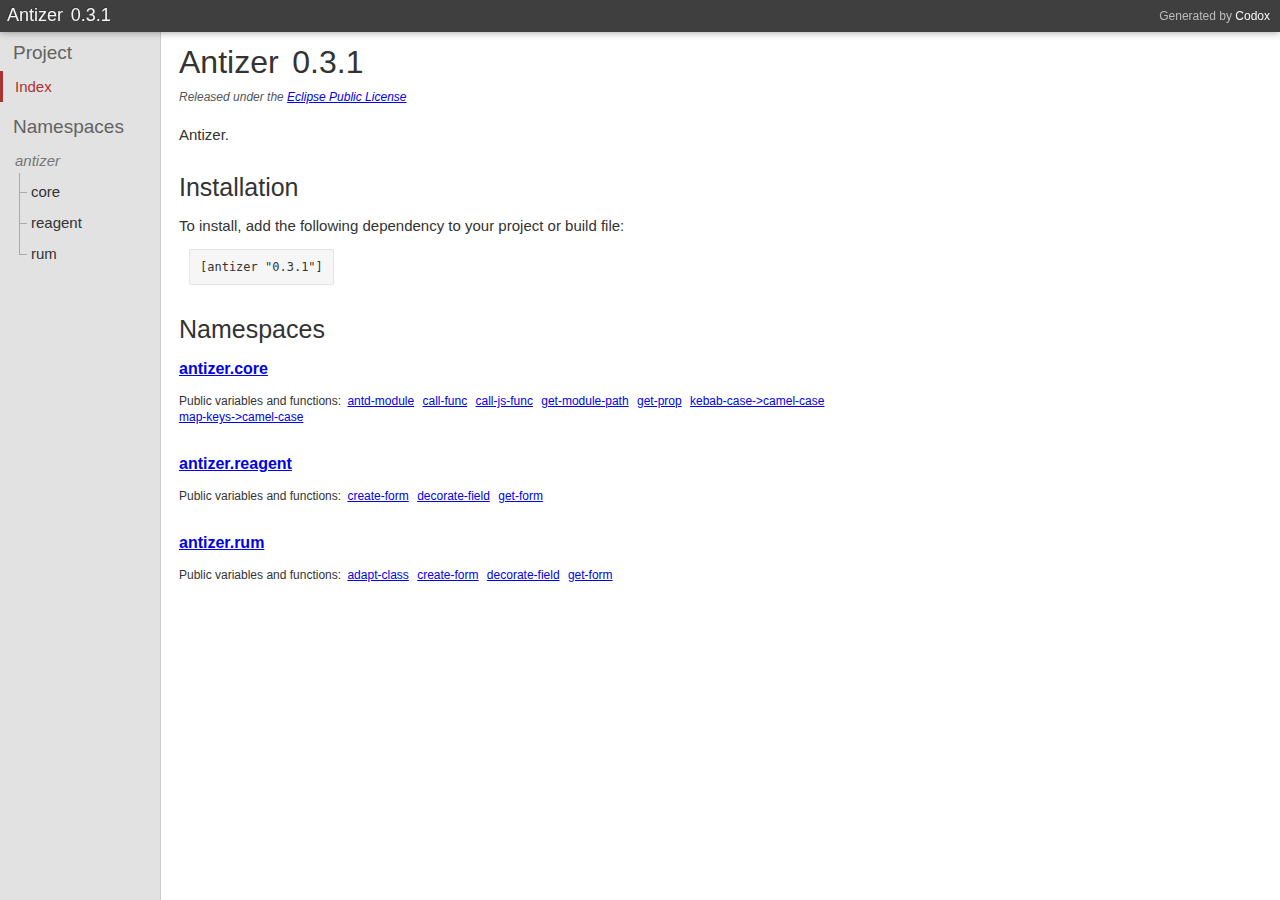
<file: latest/api/index.html>
<!DOCTYPE html PUBLIC ""
    "">
<html><head><meta charset="UTF-8" /><title>Antizer 0.3.1</title><link rel="stylesheet" type="text/css" href="css/default.css" /><link rel="stylesheet" type="text/css" href="css/highlight.css" /><script type="text/javascript" src="js/highlight.min.js"></script><script type="text/javascript" src="js/jquery.min.js"></script><script type="text/javascript" src="js/page_effects.js"></script><script>hljs.initHighlightingOnLoad();</script></head><body><div id="header"><h2>Generated by <a href="https://github.com/weavejester/codox">Codox</a></h2><h1><a href="index.html"><span class="project-title"><span class="project-name">Antizer</span> <span class="project-version">0.3.1</span></span></a></h1></div><div class="sidebar primary"><h3 class="no-link"><span class="inner">Project</span></h3><ul class="index-link"><li class="depth-1 current"><a href="index.html"><div class="inner">Index</div></a></li></ul><h3 class="no-link"><span class="inner">Namespaces</span></h3><ul><li class="depth-1"><div class="no-link"><div class="inner"><span class="tree"><span class="top"></span><span class="bottom"></span></span><span>antizer</span></div></div></li><li class="depth-2 branch"><a href="antizer.core.html"><div class="inner"><span class="tree"><span class="top"></span><span class="bottom"></span></span><span>core</span></div></a></li><li class="depth-2 branch"><a href="antizer.reagent.html"><div class="inner"><span class="tree"><span class="top"></span><span class="bottom"></span></span><span>reagent</span></div></a></li><li class="depth-2"><a href="antizer.rum.html"><div class="inner"><span class="tree"><span class="top"></span><span class="bottom"></span></span><span>rum</span></div></a></li></ul></div><div class="namespace-index" id="content"><h1><span class="project-title"><span class="project-name">Antizer</span> <span class="project-version">0.3.1</span></span></h1><h5 class="license">Released under the <a href="http://www.eclipse.org/legal/epl-v10.html">Eclipse Public License</a></h5><div class="doc"><p>Antizer.</p></div><h2>Installation</h2><p>To install, add the following dependency to your project or build file:</p><pre class="deps">[antizer "0.3.1"]</pre><h2>Namespaces</h2><div class="namespace"><h3><a href="antizer.core.html">antizer.core</a></h3><div class="doc"><div class="markdown"></div></div><div class="index"><p>Public variables and functions:</p><ul><li> <a href="antizer.core.html#var-antd-module">antd-module</a> </li><li> <a href="antizer.core.html#var-call-func">call-func</a> </li><li> <a href="antizer.core.html#var-call-js-func">call-js-func</a> </li><li> <a href="antizer.core.html#var-get-module-path">get-module-path</a> </li><li> <a href="antizer.core.html#var-get-prop">get-prop</a> </li><li> <a href="antizer.core.html#var-kebab-case-.3Ecamel-case">kebab-case-&gt;camel-case</a> </li><li> <a href="antizer.core.html#var-map-keys-.3Ecamel-case">map-keys-&gt;camel-case</a> </li></ul></div></div><div class="namespace"><h3><a href="antizer.reagent.html">antizer.reagent</a></h3><div class="doc"><div class="markdown"></div></div><div class="index"><p>Public variables and functions:</p><ul><li> <a href="antizer.reagent.html#var-create-form">create-form</a> </li><li> <a href="antizer.reagent.html#var-decorate-field">decorate-field</a> </li><li> <a href="antizer.reagent.html#var-get-form">get-form</a> </li></ul></div></div><div class="namespace"><h3><a href="antizer.rum.html">antizer.rum</a></h3><div class="doc"><div class="markdown"></div></div><div class="index"><p>Public variables and functions:</p><ul><li> <a href="antizer.rum.html#var-adapt-class">adapt-class</a> </li><li> <a href="antizer.rum.html#var-create-form">create-form</a> </li><li> <a href="antizer.rum.html#var-decorate-field">decorate-field</a> </li><li> <a href="antizer.rum.html#var-get-form">get-form</a> </li></ul></div></div></div></body></html>
</file>
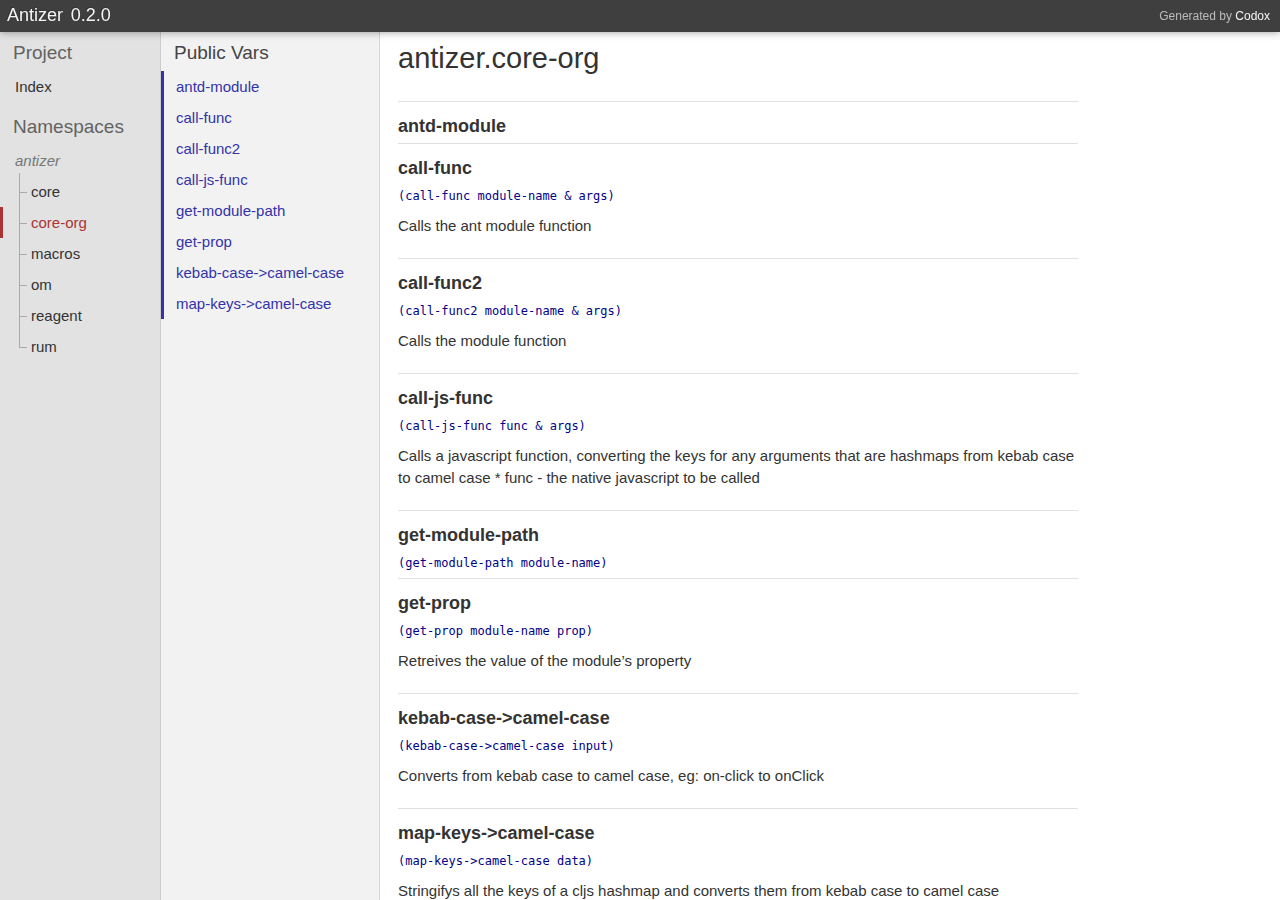
<file: api/antizer.core-org.html>
<!DOCTYPE html PUBLIC ""
    "">
<html><head><meta charset="UTF-8" /><title>antizer.core-org documentation</title><link rel="stylesheet" type="text/css" href="css/default.css" /><link rel="stylesheet" type="text/css" href="css/highlight.css" /><script type="text/javascript" src="js/highlight.min.js"></script><script type="text/javascript" src="js/jquery.min.js"></script><script type="text/javascript" src="js/page_effects.js"></script><script>hljs.initHighlightingOnLoad();</script></head><body><div id="header"><h2>Generated by <a href="https://github.com/weavejester/codox">Codox</a></h2><h1><a href="index.html"><span class="project-title"><span class="project-name">Antizer</span> <span class="project-version">0.2.0</span></span></a></h1></div><div class="sidebar primary"><h3 class="no-link"><span class="inner">Project</span></h3><ul class="index-link"><li class="depth-1 "><a href="index.html"><div class="inner">Index</div></a></li></ul><h3 class="no-link"><span class="inner">Namespaces</span></h3><ul><li class="depth-1"><div class="no-link"><div class="inner"><span class="tree"><span class="top"></span><span class="bottom"></span></span><span>antizer</span></div></div></li><li class="depth-2 branch"><a href="antizer.core.html"><div class="inner"><span class="tree"><span class="top"></span><span class="bottom"></span></span><span>core</span></div></a></li><li class="depth-2 branch current"><a href="antizer.core-org.html"><div class="inner"><span class="tree"><span class="top"></span><span class="bottom"></span></span><span>core-org</span></div></a></li><li class="depth-2 branch"><a href="antizer.macros.html"><div class="inner"><span class="tree"><span class="top"></span><span class="bottom"></span></span><span>macros</span></div></a></li><li class="depth-2 branch"><a href="antizer.om.html"><div class="inner"><span class="tree"><span class="top"></span><span class="bottom"></span></span><span>om</span></div></a></li><li class="depth-2 branch"><a href="antizer.reagent.html"><div class="inner"><span class="tree"><span class="top"></span><span class="bottom"></span></span><span>reagent</span></div></a></li><li class="depth-2"><a href="antizer.rum.html"><div class="inner"><span class="tree"><span class="top"></span><span class="bottom"></span></span><span>rum</span></div></a></li></ul></div><div class="sidebar secondary"><h3><a href="#top"><span class="inner">Public Vars</span></a></h3><ul><li class="depth-1"><a href="antizer.core-org.html#var-antd-module"><div class="inner"><span>antd-module</span></div></a></li><li class="depth-1"><a href="antizer.core-org.html#var-call-func"><div class="inner"><span>call-func</span></div></a></li><li class="depth-1"><a href="antizer.core-org.html#var-call-func2"><div class="inner"><span>call-func2</span></div></a></li><li class="depth-1"><a href="antizer.core-org.html#var-call-js-func"><div class="inner"><span>call-js-func</span></div></a></li><li class="depth-1"><a href="antizer.core-org.html#var-get-module-path"><div class="inner"><span>get-module-path</span></div></a></li><li class="depth-1"><a href="antizer.core-org.html#var-get-prop"><div class="inner"><span>get-prop</span></div></a></li><li class="depth-1"><a href="antizer.core-org.html#var-kebab-case-.3Ecamel-case"><div class="inner"><span>kebab-case-&gt;camel-case</span></div></a></li><li class="depth-1"><a href="antizer.core-org.html#var-map-keys-.3Ecamel-case"><div class="inner"><span>map-keys-&gt;camel-case</span></div></a></li></ul></div><div class="namespace-docs" id="content"><h1 class="anchor" id="top">antizer.core-org</h1><div class="doc"><div class="markdown"></div></div><div class="public anchor" id="var-antd-module"><h3>antd-module</h3><div class="usage"></div><div class="doc"><div class="markdown"></div></div></div><div class="public anchor" id="var-call-func"><h3>call-func</h3><div class="usage"><code>(call-func module-name &amp; args)</code></div><div class="doc"><div class="markdown"><p>Calls the ant module function</p></div></div></div><div class="public anchor" id="var-call-func2"><h3>call-func2</h3><div class="usage"><code>(call-func2 module-name &amp; args)</code></div><div class="doc"><div class="markdown"><p>Calls the module function</p></div></div></div><div class="public anchor" id="var-call-js-func"><h3>call-js-func</h3><div class="usage"><code>(call-js-func func &amp; args)</code></div><div class="doc"><div class="markdown"><p>Calls a javascript function, converting the keys for any arguments that are hashmaps from kebab case to camel case * func - the native javascript to be called</p></div></div></div><div class="public anchor" id="var-get-module-path"><h3>get-module-path</h3><div class="usage"><code>(get-module-path module-name)</code></div><div class="doc"><div class="markdown"></div></div></div><div class="public anchor" id="var-get-prop"><h3>get-prop</h3><div class="usage"><code>(get-prop module-name prop)</code></div><div class="doc"><div class="markdown"><p>Retreives the value of the module’s property</p></div></div></div><div class="public anchor" id="var-kebab-case-.3Ecamel-case"><h3>kebab-case-&gt;camel-case</h3><div class="usage"><code>(kebab-case-&gt;camel-case input)</code></div><div class="doc"><div class="markdown"><p>Converts from kebab case to camel case, eg: on-click to onClick</p></div></div></div><div class="public anchor" id="var-map-keys-.3Ecamel-case"><h3>map-keys-&gt;camel-case</h3><div class="usage"><code>(map-keys-&gt;camel-case data)</code></div><div class="doc"><div class="markdown"><p>Stringifys all the keys of a cljs hashmap and converts them from kebab case to camel case</p></div></div></div></div></body></html>
</file>
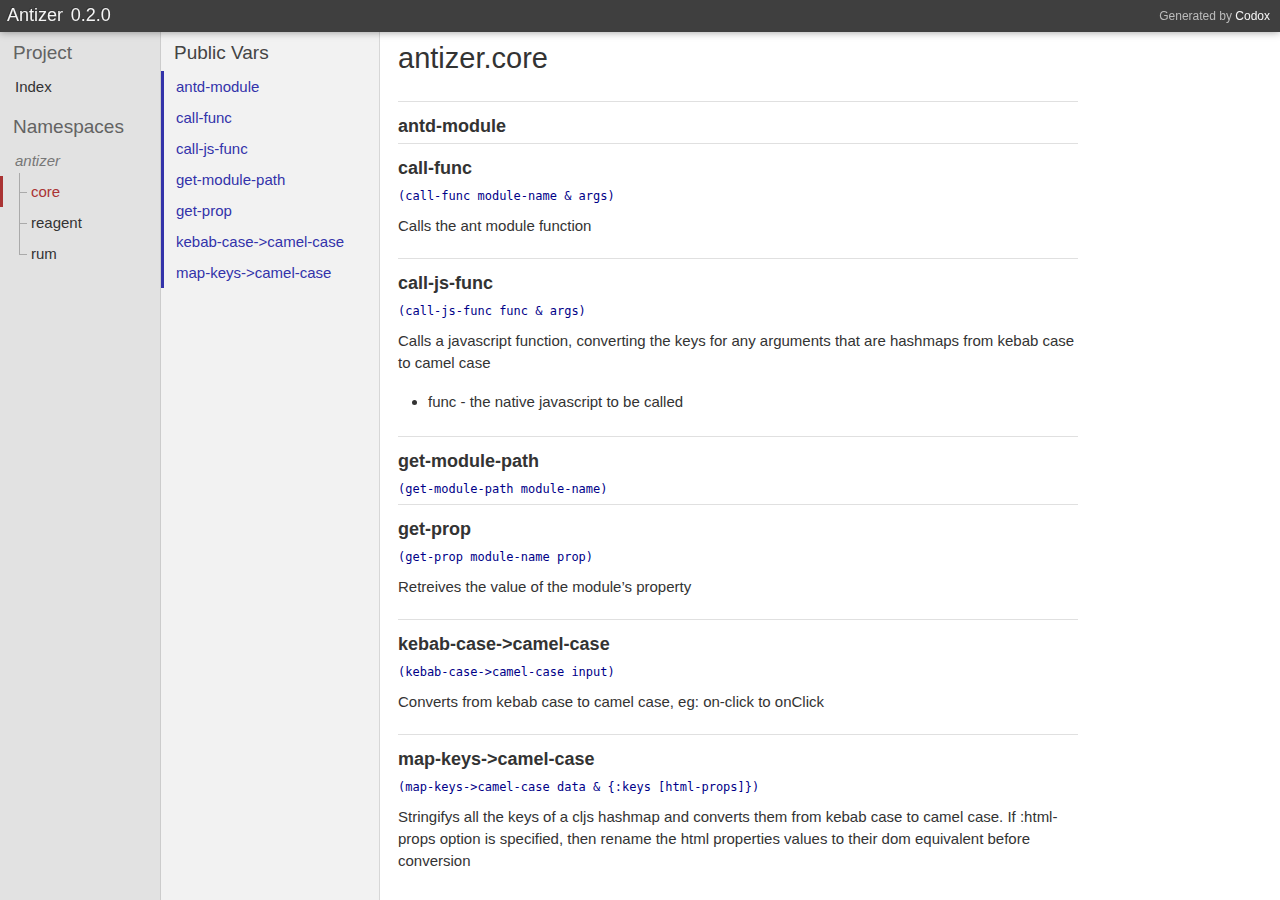
<file: api/antizer.core.html>
<!DOCTYPE html PUBLIC ""
    "">
<html><head><meta charset="UTF-8" /><title>antizer.core documentation</title><link rel="stylesheet" type="text/css" href="css/default.css" /><link rel="stylesheet" type="text/css" href="css/highlight.css" /><script type="text/javascript" src="js/highlight.min.js"></script><script type="text/javascript" src="js/jquery.min.js"></script><script type="text/javascript" src="js/page_effects.js"></script><script>hljs.initHighlightingOnLoad();</script></head><body><div id="header"><h2>Generated by <a href="https://github.com/weavejester/codox">Codox</a></h2><h1><a href="index.html"><span class="project-title"><span class="project-name">Antizer</span> <span class="project-version">0.2.0</span></span></a></h1></div><div class="sidebar primary"><h3 class="no-link"><span class="inner">Project</span></h3><ul class="index-link"><li class="depth-1 "><a href="index.html"><div class="inner">Index</div></a></li></ul><h3 class="no-link"><span class="inner">Namespaces</span></h3><ul><li class="depth-1"><div class="no-link"><div class="inner"><span class="tree"><span class="top"></span><span class="bottom"></span></span><span>antizer</span></div></div></li><li class="depth-2 branch current"><a href="antizer.core.html"><div class="inner"><span class="tree"><span class="top"></span><span class="bottom"></span></span><span>core</span></div></a></li><li class="depth-2 branch"><a href="antizer.reagent.html"><div class="inner"><span class="tree"><span class="top"></span><span class="bottom"></span></span><span>reagent</span></div></a></li><li class="depth-2"><a href="antizer.rum.html"><div class="inner"><span class="tree"><span class="top"></span><span class="bottom"></span></span><span>rum</span></div></a></li></ul></div><div class="sidebar secondary"><h3><a href="#top"><span class="inner">Public Vars</span></a></h3><ul><li class="depth-1"><a href="antizer.core.html#var-antd-module"><div class="inner"><span>antd-module</span></div></a></li><li class="depth-1"><a href="antizer.core.html#var-call-func"><div class="inner"><span>call-func</span></div></a></li><li class="depth-1"><a href="antizer.core.html#var-call-js-func"><div class="inner"><span>call-js-func</span></div></a></li><li class="depth-1"><a href="antizer.core.html#var-get-module-path"><div class="inner"><span>get-module-path</span></div></a></li><li class="depth-1"><a href="antizer.core.html#var-get-prop"><div class="inner"><span>get-prop</span></div></a></li><li class="depth-1"><a href="antizer.core.html#var-kebab-case-.3Ecamel-case"><div class="inner"><span>kebab-case-&gt;camel-case</span></div></a></li><li class="depth-1"><a href="antizer.core.html#var-map-keys-.3Ecamel-case"><div class="inner"><span>map-keys-&gt;camel-case</span></div></a></li></ul></div><div class="namespace-docs" id="content"><h1 class="anchor" id="top">antizer.core</h1><div class="doc"><div class="markdown"></div></div><div class="public anchor" id="var-antd-module"><h3>antd-module</h3><div class="usage"></div><div class="doc"><div class="markdown"></div></div></div><div class="public anchor" id="var-call-func"><h3>call-func</h3><div class="usage"><code>(call-func module-name &amp; args)</code></div><div class="doc"><div class="markdown"><p>Calls the ant module function</p></div></div></div><div class="public anchor" id="var-call-js-func"><h3>call-js-func</h3><div class="usage"><code>(call-js-func func &amp; args)</code></div><div class="doc"><div class="markdown"><p>Calls a javascript function, converting the keys for any arguments that are hashmaps from kebab case to camel case</p>
<ul>
  <li>func - the native javascript to be called</li>
</ul></div></div></div><div class="public anchor" id="var-get-module-path"><h3>get-module-path</h3><div class="usage"><code>(get-module-path module-name)</code></div><div class="doc"><div class="markdown"></div></div></div><div class="public anchor" id="var-get-prop"><h3>get-prop</h3><div class="usage"><code>(get-prop module-name prop)</code></div><div class="doc"><div class="markdown"><p>Retreives the value of the module’s property</p></div></div></div><div class="public anchor" id="var-kebab-case-.3Ecamel-case"><h3>kebab-case-&gt;camel-case</h3><div class="usage"><code>(kebab-case-&gt;camel-case input)</code></div><div class="doc"><div class="markdown"><p>Converts from kebab case to camel case, eg: on-click to onClick</p></div></div></div><div class="public anchor" id="var-map-keys-.3Ecamel-case"><h3>map-keys-&gt;camel-case</h3><div class="usage"><code>(map-keys-&gt;camel-case data &amp; {:keys [html-props]})</code></div><div class="doc"><div class="markdown"><p>Stringifys all the keys of a cljs hashmap and converts them from kebab case to camel case. If :html-props option is specified, then rename the html properties values to their dom equivalent before conversion</p></div></div></div></div></body></html>
</file>
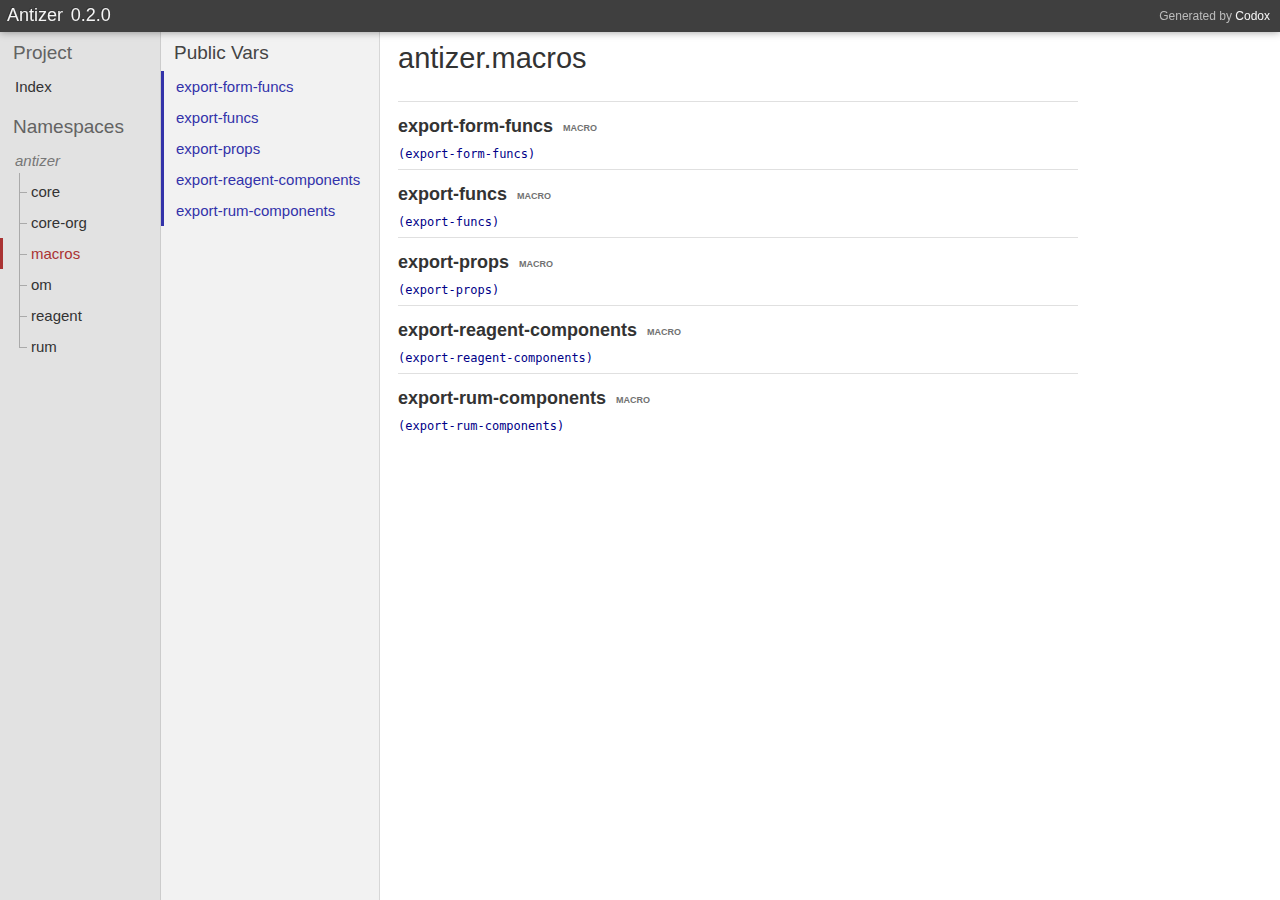
<file: api/antizer.macros.html>
<!DOCTYPE html PUBLIC ""
    "">
<html><head><meta charset="UTF-8" /><title>antizer.macros documentation</title><link rel="stylesheet" type="text/css" href="css/default.css" /><link rel="stylesheet" type="text/css" href="css/highlight.css" /><script type="text/javascript" src="js/highlight.min.js"></script><script type="text/javascript" src="js/jquery.min.js"></script><script type="text/javascript" src="js/page_effects.js"></script><script>hljs.initHighlightingOnLoad();</script></head><body><div id="header"><h2>Generated by <a href="https://github.com/weavejester/codox">Codox</a></h2><h1><a href="index.html"><span class="project-title"><span class="project-name">Antizer</span> <span class="project-version">0.2.0</span></span></a></h1></div><div class="sidebar primary"><h3 class="no-link"><span class="inner">Project</span></h3><ul class="index-link"><li class="depth-1 "><a href="index.html"><div class="inner">Index</div></a></li></ul><h3 class="no-link"><span class="inner">Namespaces</span></h3><ul><li class="depth-1"><div class="no-link"><div class="inner"><span class="tree"><span class="top"></span><span class="bottom"></span></span><span>antizer</span></div></div></li><li class="depth-2 branch"><a href="antizer.core.html"><div class="inner"><span class="tree"><span class="top"></span><span class="bottom"></span></span><span>core</span></div></a></li><li class="depth-2 branch"><a href="antizer.core-org.html"><div class="inner"><span class="tree"><span class="top"></span><span class="bottom"></span></span><span>core-org</span></div></a></li><li class="depth-2 branch current"><a href="antizer.macros.html"><div class="inner"><span class="tree"><span class="top"></span><span class="bottom"></span></span><span>macros</span></div></a></li><li class="depth-2 branch"><a href="antizer.om.html"><div class="inner"><span class="tree"><span class="top"></span><span class="bottom"></span></span><span>om</span></div></a></li><li class="depth-2 branch"><a href="antizer.reagent.html"><div class="inner"><span class="tree"><span class="top"></span><span class="bottom"></span></span><span>reagent</span></div></a></li><li class="depth-2"><a href="antizer.rum.html"><div class="inner"><span class="tree"><span class="top"></span><span class="bottom"></span></span><span>rum</span></div></a></li></ul></div><div class="sidebar secondary"><h3><a href="#top"><span class="inner">Public Vars</span></a></h3><ul><li class="depth-1"><a href="antizer.macros.html#var-export-form-funcs"><div class="inner"><span>export-form-funcs</span></div></a></li><li class="depth-1"><a href="antizer.macros.html#var-export-funcs"><div class="inner"><span>export-funcs</span></div></a></li><li class="depth-1"><a href="antizer.macros.html#var-export-props"><div class="inner"><span>export-props</span></div></a></li><li class="depth-1"><a href="antizer.macros.html#var-export-reagent-components"><div class="inner"><span>export-reagent-components</span></div></a></li><li class="depth-1"><a href="antizer.macros.html#var-export-rum-components"><div class="inner"><span>export-rum-components</span></div></a></li></ul></div><div class="namespace-docs" id="content"><h1 class="anchor" id="top">antizer.macros</h1><div class="doc"><div class="markdown"></div></div><div class="public anchor" id="var-export-form-funcs"><h3>export-form-funcs</h3><h4 class="type">macro</h4><div class="usage"><code>(export-form-funcs)</code></div><div class="doc"><div class="markdown"></div></div></div><div class="public anchor" id="var-export-funcs"><h3>export-funcs</h3><h4 class="type">macro</h4><div class="usage"><code>(export-funcs)</code></div><div class="doc"><div class="markdown"></div></div></div><div class="public anchor" id="var-export-props"><h3>export-props</h3><h4 class="type">macro</h4><div class="usage"><code>(export-props)</code></div><div class="doc"><div class="markdown"></div></div></div><div class="public anchor" id="var-export-reagent-components"><h3>export-reagent-components</h3><h4 class="type">macro</h4><div class="usage"><code>(export-reagent-components)</code></div><div class="doc"><div class="markdown"></div></div></div><div class="public anchor" id="var-export-rum-components"><h3>export-rum-components</h3><h4 class="type">macro</h4><div class="usage"><code>(export-rum-components)</code></div><div class="doc"><div class="markdown"></div></div></div></div></body></html>
</file>
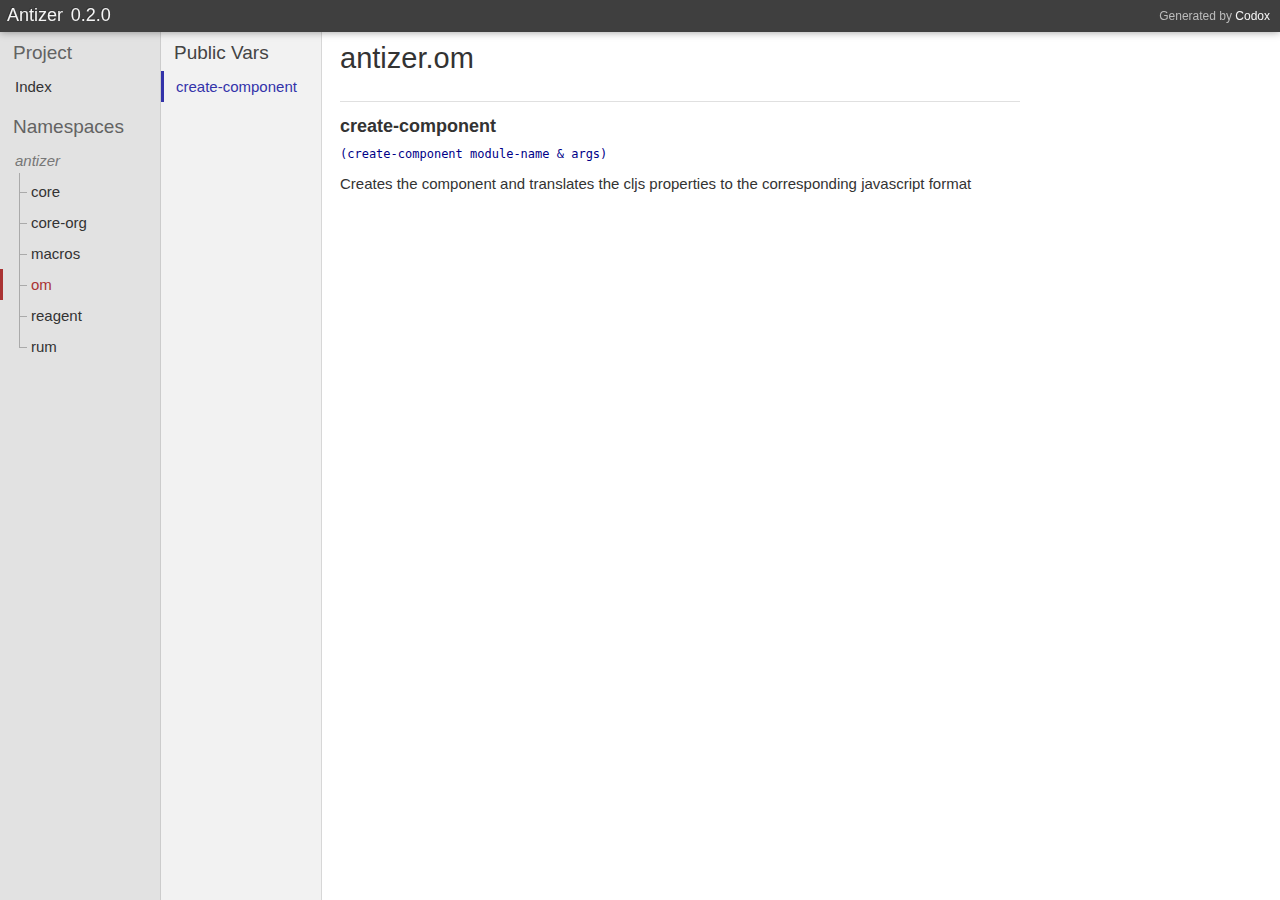
<file: api/antizer.om.html>
<!DOCTYPE html PUBLIC ""
    "">
<html><head><meta charset="UTF-8" /><title>antizer.om documentation</title><link rel="stylesheet" type="text/css" href="css/default.css" /><link rel="stylesheet" type="text/css" href="css/highlight.css" /><script type="text/javascript" src="js/highlight.min.js"></script><script type="text/javascript" src="js/jquery.min.js"></script><script type="text/javascript" src="js/page_effects.js"></script><script>hljs.initHighlightingOnLoad();</script></head><body><div id="header"><h2>Generated by <a href="https://github.com/weavejester/codox">Codox</a></h2><h1><a href="index.html"><span class="project-title"><span class="project-name">Antizer</span> <span class="project-version">0.2.0</span></span></a></h1></div><div class="sidebar primary"><h3 class="no-link"><span class="inner">Project</span></h3><ul class="index-link"><li class="depth-1 "><a href="index.html"><div class="inner">Index</div></a></li></ul><h3 class="no-link"><span class="inner">Namespaces</span></h3><ul><li class="depth-1"><div class="no-link"><div class="inner"><span class="tree"><span class="top"></span><span class="bottom"></span></span><span>antizer</span></div></div></li><li class="depth-2 branch"><a href="antizer.core.html"><div class="inner"><span class="tree"><span class="top"></span><span class="bottom"></span></span><span>core</span></div></a></li><li class="depth-2 branch"><a href="antizer.core-org.html"><div class="inner"><span class="tree"><span class="top"></span><span class="bottom"></span></span><span>core-org</span></div></a></li><li class="depth-2 branch"><a href="antizer.macros.html"><div class="inner"><span class="tree"><span class="top"></span><span class="bottom"></span></span><span>macros</span></div></a></li><li class="depth-2 branch current"><a href="antizer.om.html"><div class="inner"><span class="tree"><span class="top"></span><span class="bottom"></span></span><span>om</span></div></a></li><li class="depth-2 branch"><a href="antizer.reagent.html"><div class="inner"><span class="tree"><span class="top"></span><span class="bottom"></span></span><span>reagent</span></div></a></li><li class="depth-2"><a href="antizer.rum.html"><div class="inner"><span class="tree"><span class="top"></span><span class="bottom"></span></span><span>rum</span></div></a></li></ul></div><div class="sidebar secondary"><h3><a href="#top"><span class="inner">Public Vars</span></a></h3><ul><li class="depth-1"><a href="antizer.om.html#var-create-component"><div class="inner"><span>create-component</span></div></a></li></ul></div><div class="namespace-docs" id="content"><h1 class="anchor" id="top">antizer.om</h1><div class="doc"><div class="markdown"></div></div><div class="public anchor" id="var-create-component"><h3>create-component</h3><div class="usage"><code>(create-component module-name &amp; args)</code></div><div class="doc"><div class="markdown"><p>Creates the component and translates the cljs properties to the corresponding javascript format</p></div></div></div></div></body></html>
</file>
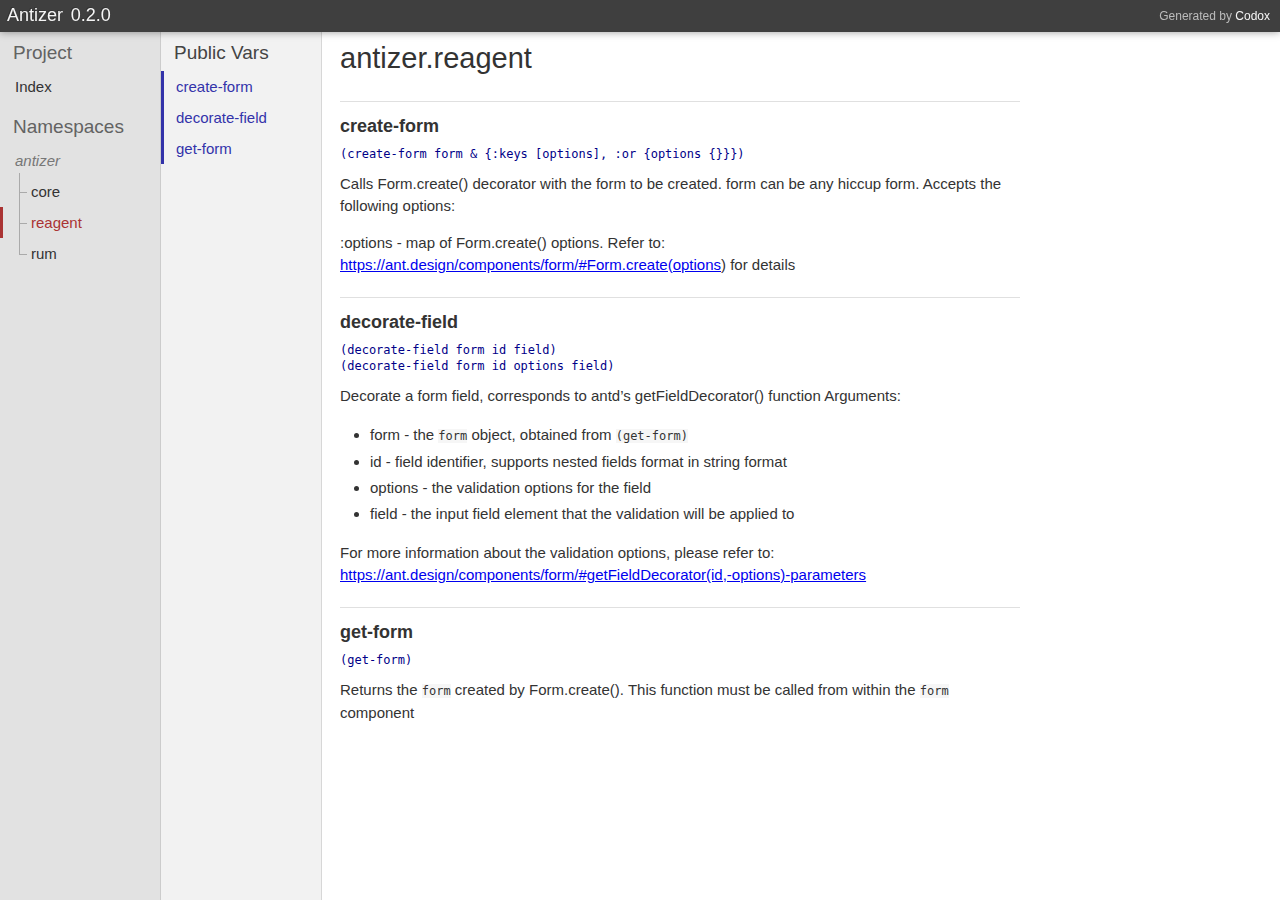
<file: api/antizer.reagent.html>
<!DOCTYPE html PUBLIC ""
    "">
<html><head><meta charset="UTF-8" /><title>antizer.reagent documentation</title><link rel="stylesheet" type="text/css" href="css/default.css" /><link rel="stylesheet" type="text/css" href="css/highlight.css" /><script type="text/javascript" src="js/highlight.min.js"></script><script type="text/javascript" src="js/jquery.min.js"></script><script type="text/javascript" src="js/page_effects.js"></script><script>hljs.initHighlightingOnLoad();</script></head><body><div id="header"><h2>Generated by <a href="https://github.com/weavejester/codox">Codox</a></h2><h1><a href="index.html"><span class="project-title"><span class="project-name">Antizer</span> <span class="project-version">0.2.0</span></span></a></h1></div><div class="sidebar primary"><h3 class="no-link"><span class="inner">Project</span></h3><ul class="index-link"><li class="depth-1 "><a href="index.html"><div class="inner">Index</div></a></li></ul><h3 class="no-link"><span class="inner">Namespaces</span></h3><ul><li class="depth-1"><div class="no-link"><div class="inner"><span class="tree"><span class="top"></span><span class="bottom"></span></span><span>antizer</span></div></div></li><li class="depth-2 branch"><a href="antizer.core.html"><div class="inner"><span class="tree"><span class="top"></span><span class="bottom"></span></span><span>core</span></div></a></li><li class="depth-2 branch current"><a href="antizer.reagent.html"><div class="inner"><span class="tree"><span class="top"></span><span class="bottom"></span></span><span>reagent</span></div></a></li><li class="depth-2"><a href="antizer.rum.html"><div class="inner"><span class="tree"><span class="top"></span><span class="bottom"></span></span><span>rum</span></div></a></li></ul></div><div class="sidebar secondary"><h3><a href="#top"><span class="inner">Public Vars</span></a></h3><ul><li class="depth-1"><a href="antizer.reagent.html#var-create-form"><div class="inner"><span>create-form</span></div></a></li><li class="depth-1"><a href="antizer.reagent.html#var-decorate-field"><div class="inner"><span>decorate-field</span></div></a></li><li class="depth-1"><a href="antizer.reagent.html#var-get-form"><div class="inner"><span>get-form</span></div></a></li></ul></div><div class="namespace-docs" id="content"><h1 class="anchor" id="top">antizer.reagent</h1><div class="doc"><div class="markdown"></div></div><div class="public anchor" id="var-create-form"><h3>create-form</h3><div class="usage"><code>(create-form form &amp; {:keys [options], :or {options {}}})</code></div><div class="doc"><div class="markdown"><p>Calls Form.create() decorator with the form to be created. form can be any hiccup form. Accepts the following options:</p>
<p>:options - map of Form.create() options. Refer to:  <a href="https://ant.design/components/form/#Form.create(options">https://ant.design/components/form/#Form.create(options</a>) for  details</p></div></div></div><div class="public anchor" id="var-decorate-field"><h3>decorate-field</h3><div class="usage"><code>(decorate-field form id field)</code><code>(decorate-field form id options field)</code></div><div class="doc"><div class="markdown"><p>Decorate a form field, corresponds to antd’s getFieldDecorator() function Arguments:</p>
<ul>
  <li>form - the <code>form</code> object, obtained from <code>(get-form)</code></li>
  <li>id - field identifier, supports nested fields format in string format</li>
  <li>options - the validation options for the field</li>
  <li>field - the input field element that the validation will be applied to</li>
</ul>
<p>For more information about the validation options, please refer to: <a href="https://ant.design/components/form/#getFieldDecorator(id,-options)-parameters">https://ant.design/components/form/#getFieldDecorator(id,-options)-parameters</a></p></div></div></div><div class="public anchor" id="var-get-form"><h3>get-form</h3><div class="usage"><code>(get-form)</code></div><div class="doc"><div class="markdown"><p>Returns the <code>form</code> created by Form.create(). This function must be called from within the <code>form</code> component</p></div></div></div></div></body></html>
</file>
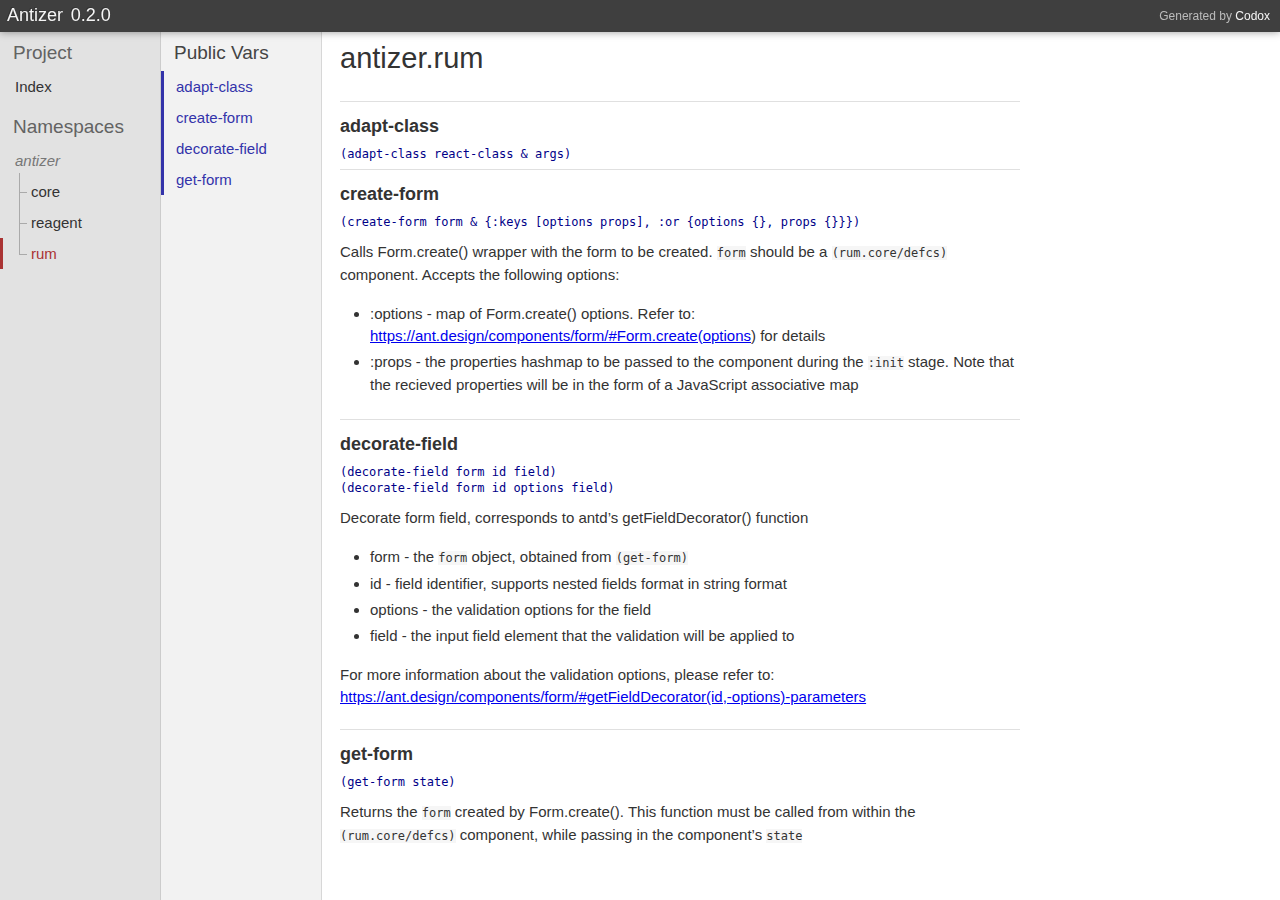
<file: api/antizer.rum.html>
<!DOCTYPE html PUBLIC ""
    "">
<html><head><meta charset="UTF-8" /><title>antizer.rum documentation</title><link rel="stylesheet" type="text/css" href="css/default.css" /><link rel="stylesheet" type="text/css" href="css/highlight.css" /><script type="text/javascript" src="js/highlight.min.js"></script><script type="text/javascript" src="js/jquery.min.js"></script><script type="text/javascript" src="js/page_effects.js"></script><script>hljs.initHighlightingOnLoad();</script></head><body><div id="header"><h2>Generated by <a href="https://github.com/weavejester/codox">Codox</a></h2><h1><a href="index.html"><span class="project-title"><span class="project-name">Antizer</span> <span class="project-version">0.2.0</span></span></a></h1></div><div class="sidebar primary"><h3 class="no-link"><span class="inner">Project</span></h3><ul class="index-link"><li class="depth-1 "><a href="index.html"><div class="inner">Index</div></a></li></ul><h3 class="no-link"><span class="inner">Namespaces</span></h3><ul><li class="depth-1"><div class="no-link"><div class="inner"><span class="tree"><span class="top"></span><span class="bottom"></span></span><span>antizer</span></div></div></li><li class="depth-2 branch"><a href="antizer.core.html"><div class="inner"><span class="tree"><span class="top"></span><span class="bottom"></span></span><span>core</span></div></a></li><li class="depth-2 branch"><a href="antizer.reagent.html"><div class="inner"><span class="tree"><span class="top"></span><span class="bottom"></span></span><span>reagent</span></div></a></li><li class="depth-2 current"><a href="antizer.rum.html"><div class="inner"><span class="tree"><span class="top"></span><span class="bottom"></span></span><span>rum</span></div></a></li></ul></div><div class="sidebar secondary"><h3><a href="#top"><span class="inner">Public Vars</span></a></h3><ul><li class="depth-1"><a href="antizer.rum.html#var-adapt-class"><div class="inner"><span>adapt-class</span></div></a></li><li class="depth-1"><a href="antizer.rum.html#var-create-form"><div class="inner"><span>create-form</span></div></a></li><li class="depth-1"><a href="antizer.rum.html#var-decorate-field"><div class="inner"><span>decorate-field</span></div></a></li><li class="depth-1"><a href="antizer.rum.html#var-get-form"><div class="inner"><span>get-form</span></div></a></li></ul></div><div class="namespace-docs" id="content"><h1 class="anchor" id="top">antizer.rum</h1><div class="doc"><div class="markdown"></div></div><div class="public anchor" id="var-adapt-class"><h3>adapt-class</h3><div class="usage"><code>(adapt-class react-class &amp; args)</code></div><div class="doc"><div class="markdown"></div></div></div><div class="public anchor" id="var-create-form"><h3>create-form</h3><div class="usage"><code>(create-form form &amp; {:keys [options props], :or {options {}, props {}}})</code></div><div class="doc"><div class="markdown"><p>Calls Form.create() wrapper with the form to be created. <code>form</code> should be a <code>(rum.core/defcs)</code> component. Accepts the following options:</p>
<ul>
  <li>:options - map of Form.create() options. Refer to:  <a href="https://ant.design/components/form/#Form.create(options">https://ant.design/components/form/#Form.create(options</a>) for  details</li>
  <li>:props - the properties hashmap to be passed to the component during the <code>:init</code>  stage. Note that the recieved properties will be in the form of a  JavaScript associative map</li>
</ul></div></div></div><div class="public anchor" id="var-decorate-field"><h3>decorate-field</h3><div class="usage"><code>(decorate-field form id field)</code><code>(decorate-field form id options field)</code></div><div class="doc"><div class="markdown"><p>Decorate form field, corresponds to antd’s getFieldDecorator() function</p>
<ul>
  <li>form - the <code>form</code> object, obtained from <code>(get-form)</code></li>
  <li>id - field identifier, supports nested fields format in string format</li>
  <li>options - the validation options for the field</li>
  <li>field - the input field element that the validation will be applied to</li>
</ul>
<p>For more information about the validation options, please refer to: <a href="https://ant.design/components/form/#getFieldDecorator(id,-options)-parameters">https://ant.design/components/form/#getFieldDecorator(id,-options)-parameters</a></p></div></div></div><div class="public anchor" id="var-get-form"><h3>get-form</h3><div class="usage"><code>(get-form state)</code></div><div class="doc"><div class="markdown"><p>Returns the <code>form</code> created by Form.create(). This function must be called from within the <code>(rum.core/defcs)</code> component, while passing in the component’s <code>state</code></p></div></div></div></div></body></html>
</file>
<file: api/css/default.css>
body {
    font-family: Helvetica, Arial, sans-serif;
    font-size: 15px;
}

pre, code {
    font-family: Monaco, DejaVu Sans Mono, Consolas, monospace;
    font-size: 9pt;
    margin: 15px 0;
}

h1 {
    font-weight: normal;
    font-size: 29px;
    margin: 10px 0 2px 0;
    padding: 0;
}

h2 {
    font-weight: normal;
    font-size: 25px;
}

h5.license {
    margin: 9px 0 22px 0;
    color: #555;
    font-weight: normal;
    font-size: 12px;
    font-style: italic;
}

.document h1, .namespace-index h1 {
    font-size: 32px;
    margin-top: 12px;
}

#header, #content, .sidebar {
    position: fixed;
}

#header {
    top: 0;
    left: 0;
    right: 0;
    height: 22px;
    color: #f5f5f5;
    padding: 5px 7px;
}

#content {
    top: 32px;
    right: 0;
    bottom: 0;
    overflow: auto;
    background: #fff;
    color: #333;
    padding: 0 18px;
}

.sidebar {
    position: fixed;
    top: 32px;
    bottom: 0;
    overflow: auto;
}

.sidebar.primary {
    background: #e2e2e2;
    border-right: solid 1px #cccccc;
    left: 0;
    width: 250px;
}

.sidebar.secondary {
    background: #f2f2f2;
    border-right: solid 1px #d7d7d7;
    left: 251px;
    width: 200px;
}

#content.namespace-index, #content.document {
    left: 251px;
}

#content.namespace-docs {
    left: 452px;
}

#content.document {
    padding-bottom: 10%;
}

#header {
    background: #3f3f3f;
    box-shadow: 0 0 8px rgba(0, 0, 0, 0.4);
    z-index: 100;
}

#header h1 {
    margin: 0;
    padding: 0;
    font-size: 18px;
    font-weight: lighter;
    text-shadow: -1px -1px 0px #333;
}

#header h1 .project-version {
    font-weight: normal;
}

.project-version {
    padding-left: 0.15em;
}

#header a, .sidebar a {
    display: block;
    text-decoration: none;
}

#header a {
    color: #f5f5f5;
}

.sidebar a {
    color: #333;
}

#header h2 {
    float: right;
    font-size: 9pt;
    font-weight: normal;
    margin: 4px 3px;
    padding: 0;
    color: #bbb;
}

#header h2 a {
    display: inline;
}

.sidebar h3 {
    margin: 0;
    padding: 10px 13px 0 13px;
    font-size: 19px;
    font-weight: lighter;
}

.sidebar h3 a {
    color: #444;
}

.sidebar h3.no-link {
    color: #636363;
}

.sidebar ul {
    padding: 7px 0 6px 0;
    margin: 0;
}

.sidebar ul.index-link {
    padding-bottom: 4px;
}

.sidebar li {
    display: block;
    vertical-align: middle;
}

.sidebar li a, .sidebar li .no-link {
    border-left: 3px solid transparent;
    padding: 0 10px;
    white-space: nowrap;
}

.sidebar li .no-link {
    display: block;
    color: #777;
    font-style: italic;
}

.sidebar li .inner {
    display: inline-block;
    padding-top: 7px;
    height: 24px;
}

.sidebar li a, .sidebar li .tree {
    height: 31px;
}

.depth-1 .inner { padding-left: 2px; }
.depth-2 .inner { padding-left: 6px; }
.depth-3 .inner { padding-left: 20px; }
.depth-4 .inner { padding-left: 34px; }
.depth-5 .inner { padding-left: 48px; }
.depth-6 .inner { padding-left: 62px; }

.sidebar li .tree {
    display: block;
    float: left;
    position: relative;
    top: -10px;
    margin: 0 4px 0 0;
    padding: 0;
}

.sidebar li.depth-1 .tree {
    display: none;
}

.sidebar li .tree .top, .sidebar li .tree .bottom {
    display: block;
    margin: 0;
    padding: 0;
    width: 7px;
}

.sidebar li .tree .top {
    border-left: 1px solid #aaa;
    border-bottom: 1px solid #aaa;
    height: 19px;
}

.sidebar li .tree .bottom {
    height: 22px;
}

.sidebar li.branch .tree .bottom {
    border-left: 1px solid #aaa;
}

.sidebar.primary li.current a {
    border-left: 3px solid #a33;
    color: #a33;
}

.sidebar.secondary li.current a {
    border-left: 3px solid #33a;
    color: #33a;
}

.namespace-index h2 {
    margin: 30px 0 0 0;
}

.namespace-index h3 {
    font-size: 16px;
    font-weight: bold;
    margin-bottom: 0;
}

.namespace-index .topics {
    padding-left: 30px;
    margin: 11px 0 0 0;
}

.namespace-index .topics li {
    padding: 5px 0;
}

.namespace-docs h3 {
    font-size: 18px;
    font-weight: bold;
}

.public h3 {
    margin: 0;
    float: left;
}

.usage {
    clear: both;
}

.public {
    margin: 0;
    border-top: 1px solid #e0e0e0;
    padding-top: 14px;
    padding-bottom: 6px;
}

.public:last-child {
    margin-bottom: 20%;
}

.members .public:last-child {
    margin-bottom: 0;
}

.members {
    margin: 15px 0;
}

.members h4 {
    color: #555;
    font-weight: normal;
    font-variant: small-caps;
    margin: 0 0 5px 0;
}

.members .inner {
    padding-top: 5px;
    padding-left: 12px;
    margin-top: 2px;
    margin-left: 7px;
    border-left: 1px solid #bbb;
}

#content .members .inner h3 {
    font-size: 12pt;
}

.members .public {
    border-top: none;
    margin-top: 0;
    padding-top: 6px;
    padding-bottom: 0;
}

.members .public:first-child {
    padding-top: 0;
}

h4.type,
h4.dynamic,
h4.added,
h4.deprecated {
    float: left;
    margin: 3px 10px 15px 0;
    font-size: 15px;
    font-weight: bold;
    font-variant: small-caps;
}

.public h4.type,
.public h4.dynamic,
.public h4.added,
.public h4.deprecated {
    font-size: 13px;
    font-weight: bold;
    margin: 3px 0 0 10px;
}

.members h4.type,
.members h4.added,
.members h4.deprecated {
    margin-top: 1px;
}

h4.type {
    color: #717171;
}

h4.dynamic {
    color: #9933aa;
}

h4.added {
    color: #508820;
}

h4.deprecated {
    color: #880000;
}

.namespace {
    margin-bottom: 30px;
}

.namespace:last-child {
    margin-bottom: 10%;
}

.index {
    padding: 0;
    font-size: 80%;
    margin: 15px 0;
    line-height: 16px;
}

.index * {
    display: inline;
}

.index p {
    padding-right: 3px;
}

.index li {
    padding-right: 5px;
}

.index ul {
    padding-left: 0;
}

.type-sig {
    clear: both;
    color: #088;
}

.type-sig pre {
    padding-top: 10px;
    margin: 0;
}

.usage code {
    display: block;
    color: #008;
    margin: 2px 0;
}

.usage code:first-child {
    padding-top: 10px;
}

p {
    margin: 15px 0;
}

.public p:first-child, .public pre.plaintext {
    margin-top: 12px;
}

.doc {
    margin: 0 0 26px 0;
    clear: both;
}

.public .doc {
    margin: 0;
}

.namespace-index .doc {
    margin-bottom: 20px;
}

.namespace-index .namespace .doc {
    margin-bottom: 10px;
}

.markdown p, .markdown li, .markdown dt, .markdown dd, .markdown td {
    line-height: 22px;
}

.markdown li {
    padding: 2px 0;
}

.markdown h2 {
    font-weight: normal;
    font-size: 25px;
    margin: 30px 0 10px 0;
}

.markdown h3 {
    font-weight: normal;
    font-size: 20px;
    margin: 30px 0 0 0;
}

.markdown h4 {
    font-size: 15px;
    margin: 22px 0 -4px 0;
}

.doc, .public, .namespace .index {
    max-width: 680px;
    overflow-x: visible;
}

.markdown pre > code {
    display: block;
    padding: 10px;
}

.markdown pre > code, .src-link a {
    border: 1px solid #e4e4e4;
    border-radius: 2px;
}

.markdown code:not(.hljs), .src-link a {
    background: #f6f6f6;
}

pre.deps {
    display: inline-block;
    margin: 0 10px;
    border: 1px solid #e4e4e4;
    border-radius: 2px;
    padding: 10px;
    background-color: #f6f6f6;
}

.markdown hr {
    border-style: solid;
    border-top: none;
    color: #ccc;
}

.doc ul, .doc ol {
    padding-left: 30px;
}

.doc table {
    border-collapse: collapse;
    margin: 0 10px;
}

.doc table td, .doc table th {
    border: 1px solid #dddddd;
    padding: 4px 6px;
}

.doc table th {
    background: #f2f2f2;
}

.doc dl {
    margin: 0 10px 20px 10px;
}

.doc dl dt {
    font-weight: bold;
    margin: 0;
    padding: 3px 0;
    border-bottom: 1px solid #ddd;
}

.doc dl dd {
    padding: 5px 0;
    margin: 0 0 5px 10px;
}

.doc abbr {
    border-bottom: 1px dotted #333;
    font-variant: none;
    cursor: help;
}

.src-link {
    margin-bottom: 15px;
}

.src-link a {
    font-size: 70%;
    padding: 1px 4px;
    text-decoration: none;
    color: #5555bb;
}
</file>
<file: api/css/highlight.css>
/*
github.com style (c) Vasily Polovnyov <vast@whiteants.net>
*/

.hljs {
  display: block;
  overflow-x: auto;
  padding: 0.5em;
  color: #333;
  background: #f8f8f8;
}

.hljs-comment,
.hljs-quote {
  color: #998;
  font-style: italic;
}

.hljs-keyword,
.hljs-selector-tag,
.hljs-subst {
  color: #333;
  font-weight: bold;
}

.hljs-number,
.hljs-literal,
.hljs-variable,
.hljs-template-variable,
.hljs-tag .hljs-attr {
  color: #008080;
}

.hljs-string,
.hljs-doctag {
  color: #d14;
}

.hljs-title,
.hljs-section,
.hljs-selector-id {
  color: #900;
  font-weight: bold;
}

.hljs-subst {
  font-weight: normal;
}

.hljs-type,
.hljs-class .hljs-title {
  color: #458;
  font-weight: bold;
}

.hljs-tag,
.hljs-name,
.hljs-attribute {
  color: #000080;
  font-weight: normal;
}

.hljs-regexp,
.hljs-link {
  color: #009926;
}

.hljs-symbol,
.hljs-bullet {
  color: #990073;
}

.hljs-built_in,
.hljs-builtin-name {
  color: #0086b3;
}

.hljs-meta {
  color: #999;
  font-weight: bold;
}

.hljs-deletion {
  background: #fdd;
}

.hljs-addition {
  background: #dfd;
}

.hljs-emphasis {
  font-style: italic;
}

.hljs-strong {
  font-weight: bold;
}
</file>
<file: latest/api/css/default.css>
body {
    font-family: Helvetica, Arial, sans-serif;
    font-size: 15px;
}

pre, code {
    font-family: Monaco, DejaVu Sans Mono, Consolas, monospace;
    font-size: 9pt;
    margin: 15px 0;
}

h1 {
    font-weight: normal;
    font-size: 29px;
    margin: 10px 0 2px 0;
    padding: 0;
}

h2 {
    font-weight: normal;
    font-size: 25px;
}

h5.license {
    margin: 9px 0 22px 0;
    color: #555;
    font-weight: normal;
    font-size: 12px;
    font-style: italic;
}

.document h1, .namespace-index h1 {
    font-size: 32px;
    margin-top: 12px;
}

#header, #content, .sidebar {
    position: fixed;
}

#header {
    top: 0;
    left: 0;
    right: 0;
    height: 22px;
    color: #f5f5f5;
    padding: 5px 7px;
}

#content {
    top: 32px;
    right: 0;
    bottom: 0;
    overflow: auto;
    background: #fff;
    color: #333;
    padding: 0 18px;
}

.sidebar {
    position: fixed;
    top: 32px;
    bottom: 0;
    overflow: auto;
}

.sidebar.primary {
    background: #e2e2e2;
    border-right: solid 1px #cccccc;
    left: 0;
    width: 250px;
}

.sidebar.secondary {
    background: #f2f2f2;
    border-right: solid 1px #d7d7d7;
    left: 251px;
    width: 200px;
}

#content.namespace-index, #content.document {
    left: 251px;
}

#content.namespace-docs {
    left: 452px;
}

#content.document {
    padding-bottom: 10%;
}

#header {
    background: #3f3f3f;
    box-shadow: 0 0 8px rgba(0, 0, 0, 0.4);
    z-index: 100;
}

#header h1 {
    margin: 0;
    padding: 0;
    font-size: 18px;
    font-weight: lighter;
    text-shadow: -1px -1px 0px #333;
}

#header h1 .project-version {
    font-weight: normal;
}

.project-version {
    padding-left: 0.15em;
}

#header a, .sidebar a {
    display: block;
    text-decoration: none;
}

#header a {
    color: #f5f5f5;
}

.sidebar a {
    color: #333;
}

#header h2 {
    float: right;
    font-size: 9pt;
    font-weight: normal;
    margin: 4px 3px;
    padding: 0;
    color: #bbb;
}

#header h2 a {
    display: inline;
}

.sidebar h3 {
    margin: 0;
    padding: 10px 13px 0 13px;
    font-size: 19px;
    font-weight: lighter;
}

.sidebar h3 a {
    color: #444;
}

.sidebar h3.no-link {
    color: #636363;
}

.sidebar ul {
    padding: 7px 0 6px 0;
    margin: 0;
}

.sidebar ul.index-link {
    padding-bottom: 4px;
}

.sidebar li {
    display: block;
    vertical-align: middle;
}

.sidebar li a, .sidebar li .no-link {
    border-left: 3px solid transparent;
    padding: 0 10px;
    white-space: nowrap;
}

.sidebar li .no-link {
    display: block;
    color: #777;
    font-style: italic;
}

.sidebar li .inner {
    display: inline-block;
    padding-top: 7px;
    height: 24px;
}

.sidebar li a, .sidebar li .tree {
    height: 31px;
}

.depth-1 .inner { padding-left: 2px; }
.depth-2 .inner { padding-left: 6px; }
.depth-3 .inner { padding-left: 20px; }
.depth-4 .inner { padding-left: 34px; }
.depth-5 .inner { padding-left: 48px; }
.depth-6 .inner { padding-left: 62px; }

.sidebar li .tree {
    display: block;
    float: left;
    position: relative;
    top: -10px;
    margin: 0 4px 0 0;
    padding: 0;
}

.sidebar li.depth-1 .tree {
    display: none;
}

.sidebar li .tree .top, .sidebar li .tree .bottom {
    display: block;
    margin: 0;
    padding: 0;
    width: 7px;
}

.sidebar li .tree .top {
    border-left: 1px solid #aaa;
    border-bottom: 1px solid #aaa;
    height: 19px;
}

.sidebar li .tree .bottom {
    height: 22px;
}

.sidebar li.branch .tree .bottom {
    border-left: 1px solid #aaa;
}

.sidebar.primary li.current a {
    border-left: 3px solid #a33;
    color: #a33;
}

.sidebar.secondary li.current a {
    border-left: 3px solid #33a;
    color: #33a;
}

.namespace-index h2 {
    margin: 30px 0 0 0;
}

.namespace-index h3 {
    font-size: 16px;
    font-weight: bold;
    margin-bottom: 0;
}

.namespace-index .topics {
    padding-left: 30px;
    margin: 11px 0 0 0;
}

.namespace-index .topics li {
    padding: 5px 0;
}

.namespace-docs h3 {
    font-size: 18px;
    font-weight: bold;
}

.public h3 {
    margin: 0;
    float: left;
}

.usage {
    clear: both;
}

.public {
    margin: 0;
    border-top: 1px solid #e0e0e0;
    padding-top: 14px;
    padding-bottom: 6px;
}

.public:last-child {
    margin-bottom: 20%;
}

.members .public:last-child {
    margin-bottom: 0;
}

.members {
    margin: 15px 0;
}

.members h4 {
    color: #555;
    font-weight: normal;
    font-variant: small-caps;
    margin: 0 0 5px 0;
}

.members .inner {
    padding-top: 5px;
    padding-left: 12px;
    margin-top: 2px;
    margin-left: 7px;
    border-left: 1px solid #bbb;
}

#content .members .inner h3 {
    font-size: 12pt;
}

.members .public {
    border-top: none;
    margin-top: 0;
    padding-top: 6px;
    padding-bottom: 0;
}

.members .public:first-child {
    padding-top: 0;
}

h4.type,
h4.dynamic,
h4.added,
h4.deprecated {
    float: left;
    margin: 3px 10px 15px 0;
    font-size: 15px;
    font-weight: bold;
    font-variant: small-caps;
}

.public h4.type,
.public h4.dynamic,
.public h4.added,
.public h4.deprecated {
    font-size: 13px;
    font-weight: bold;
    margin: 3px 0 0 10px;
}

.members h4.type,
.members h4.added,
.members h4.deprecated {
    margin-top: 1px;
}

h4.type {
    color: #717171;
}

h4.dynamic {
    color: #9933aa;
}

h4.added {
    color: #508820;
}

h4.deprecated {
    color: #880000;
}

.namespace {
    margin-bottom: 30px;
}

.namespace:last-child {
    margin-bottom: 10%;
}

.index {
    padding: 0;
    font-size: 80%;
    margin: 15px 0;
    line-height: 16px;
}

.index * {
    display: inline;
}

.index p {
    padding-right: 3px;
}

.index li {
    padding-right: 5px;
}

.index ul {
    padding-left: 0;
}

.type-sig {
    clear: both;
    color: #088;
}

.type-sig pre {
    padding-top: 10px;
    margin: 0;
}

.usage code {
    display: block;
    color: #008;
    margin: 2px 0;
}

.usage code:first-child {
    padding-top: 10px;
}

p {
    margin: 15px 0;
}

.public p:first-child, .public pre.plaintext {
    margin-top: 12px;
}

.doc {
    margin: 0 0 26px 0;
    clear: both;
}

.public .doc {
    margin: 0;
}

.namespace-index .doc {
    margin-bottom: 20px;
}

.namespace-index .namespace .doc {
    margin-bottom: 10px;
}

.markdown p, .markdown li, .markdown dt, .markdown dd, .markdown td {
    line-height: 22px;
}

.markdown li {
    padding: 2px 0;
}

.markdown h2 {
    font-weight: normal;
    font-size: 25px;
    margin: 30px 0 10px 0;
}

.markdown h3 {
    font-weight: normal;
    font-size: 20px;
    margin: 30px 0 0 0;
}

.markdown h4 {
    font-size: 15px;
    margin: 22px 0 -4px 0;
}

.doc, .public, .namespace .index {
    max-width: 680px;
    overflow-x: visible;
}

.markdown pre > code {
    display: block;
    padding: 10px;
}

.markdown pre > code, .src-link a {
    border: 1px solid #e4e4e4;
    border-radius: 2px;
}

.markdown code:not(.hljs), .src-link a {
    background: #f6f6f6;
}

pre.deps {
    display: inline-block;
    margin: 0 10px;
    border: 1px solid #e4e4e4;
    border-radius: 2px;
    padding: 10px;
    background-color: #f6f6f6;
}

.markdown hr {
    border-style: solid;
    border-top: none;
    color: #ccc;
}

.doc ul, .doc ol {
    padding-left: 30px;
}

.doc table {
    border-collapse: collapse;
    margin: 0 10px;
}

.doc table td, .doc table th {
    border: 1px solid #dddddd;
    padding: 4px 6px;
}

.doc table th {
    background: #f2f2f2;
}

.doc dl {
    margin: 0 10px 20px 10px;
}

.doc dl dt {
    font-weight: bold;
    margin: 0;
    padding: 3px 0;
    border-bottom: 1px solid #ddd;
}

.doc dl dd {
    padding: 5px 0;
    margin: 0 0 5px 10px;
}

.doc abbr {
    border-bottom: 1px dotted #333;
    font-variant: none;
    cursor: help;
}

.src-link {
    margin-bottom: 15px;
}

.src-link a {
    font-size: 70%;
    padding: 1px 4px;
    text-decoration: none;
    color: #5555bb;
}
</file>
<file: latest/api/css/highlight.css>
/*
github.com style (c) Vasily Polovnyov <vast@whiteants.net>
*/

.hljs {
  display: block;
  overflow-x: auto;
  padding: 0.5em;
  color: #333;
  background: #f8f8f8;
}

.hljs-comment,
.hljs-quote {
  color: #998;
  font-style: italic;
}

.hljs-keyword,
.hljs-selector-tag,
.hljs-subst {
  color: #333;
  font-weight: bold;
}

.hljs-number,
.hljs-literal,
.hljs-variable,
.hljs-template-variable,
.hljs-tag .hljs-attr {
  color: #008080;
}

.hljs-string,
.hljs-doctag {
  color: #d14;
}

.hljs-title,
.hljs-section,
.hljs-selector-id {
  color: #900;
  font-weight: bold;
}

.hljs-subst {
  font-weight: normal;
}

.hljs-type,
.hljs-class .hljs-title {
  color: #458;
  font-weight: bold;
}

.hljs-tag,
.hljs-name,
.hljs-attribute {
  color: #000080;
  font-weight: normal;
}

.hljs-regexp,
.hljs-link {
  color: #009926;
}

.hljs-symbol,
.hljs-bullet {
  color: #990073;
}

.hljs-built_in,
.hljs-builtin-name {
  color: #0086b3;
}

.hljs-meta {
  color: #999;
  font-weight: bold;
}

.hljs-deletion {
  background: #fdd;
}

.hljs-addition {
  background: #dfd;
}

.hljs-emphasis {
  font-style: italic;
}

.hljs-strong {
  font-weight: bold;
}
</file>
